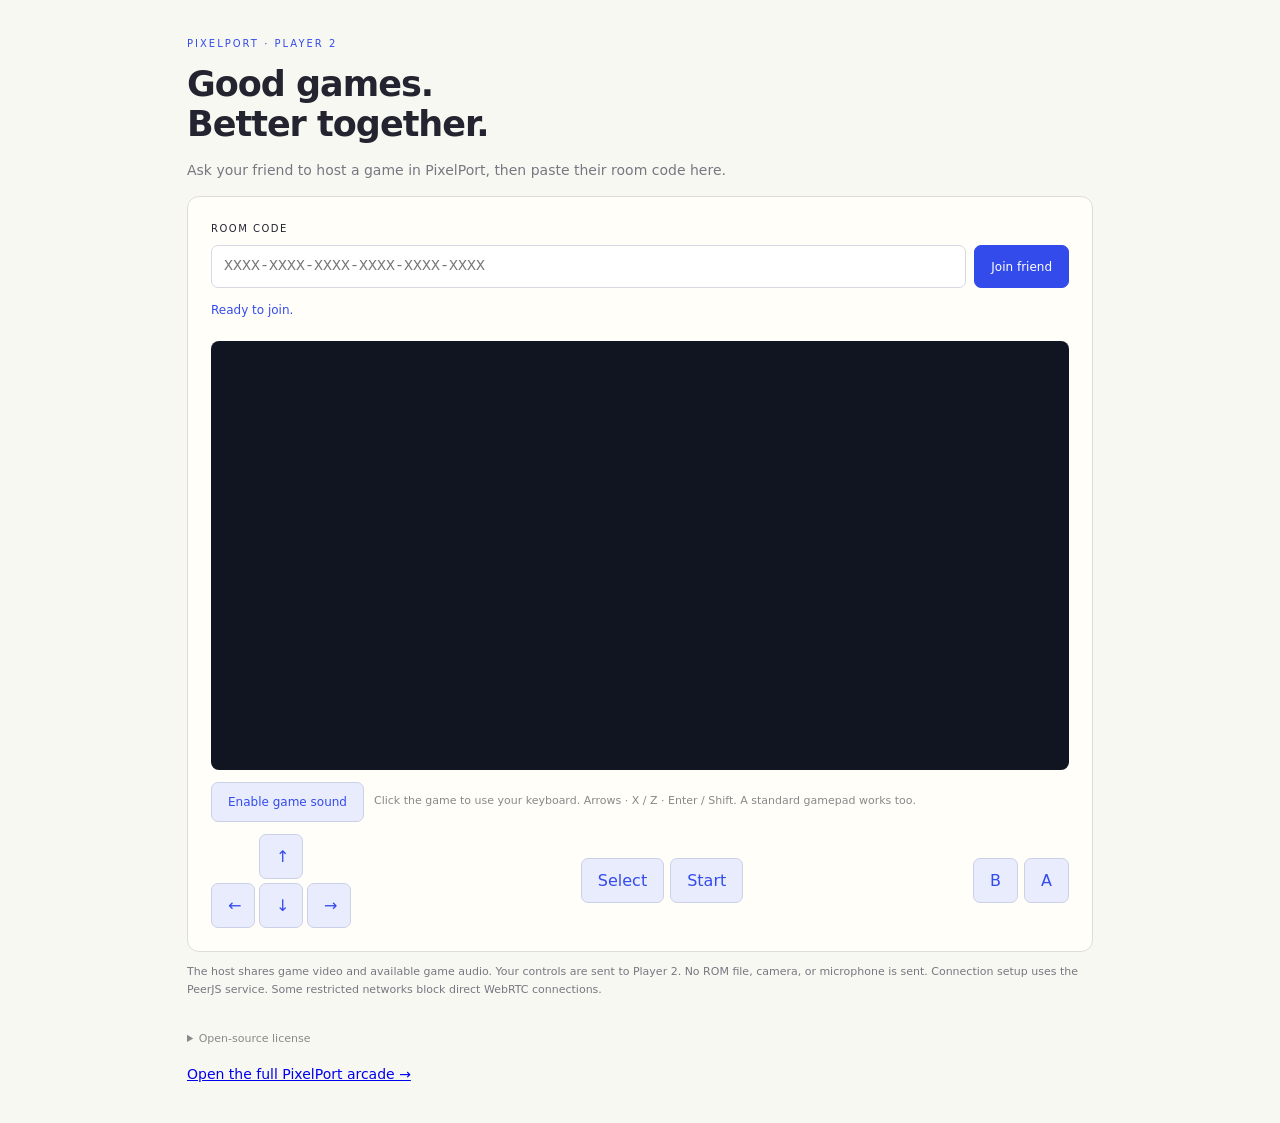
<file: index.html>
<!doctype html><html lang="en"><head><meta charset="utf-8"><meta name="viewport" content="width=device-width,initial-scale=1"><title>PixelPort — Play with a friend</title><style>
*{box-sizing:border-box}body{margin:0;background:#f8f8f2;color:#242431;font:14px/1.7 system-ui}main{max-width:950px;margin:35px auto;padding:0 22px}h1{font-size:35px;line-height:1.15;letter-spacing:-1px;margin:12px 0}p{color:#777782}.eyebrow{letter-spacing:2px;color:#344bec;font-size:10px}section{padding:23px;border:1px solid #deded5;border-radius:12px;background:#fffef9}label{display:block;font-size:10px;letter-spacing:1.5px;margin-bottom:8px}input{font:15px monospace;padding:12px;border:1px solid #d7d8e3;border-radius:7px;flex:1;min-width:0}button{font:12px system-ui;cursor:pointer;border:1px solid #cbd0e9;background:#e9ecfd;color:#344bec;border-radius:7px;padding:12px 16px}button.primary{background:#344bec;color:white;border-color:#344bec}.row{display:flex;gap:8px}#status{font-size:12px;color:#344bec}video{width:100%;max-height:70vh;display:block;background:#111522;border-radius:8px;margin-top:20px;outline:0}.toolbar{display:flex;gap:10px;align-items:center;margin:12px 0;color:#888;font-size:11px}#touch{display:flex;gap:12px;justify-content:space-between;align-items:center;margin-top:12px;touch-action:none}#touch button{user-select:none;touch-action:none;font-size:16px;min-width:44px;min-height:44px}.pad{display:grid;grid-template-columns:repeat(3,44px);gap:4px}.pad button:first-child{grid-column:2}.pad button:nth-child(2){grid-column:1}.cluster{display:flex;gap:6px}details{font-size:11px;margin-top:30px;color:#888}pre{white-space:pre-wrap;max-height:240px;overflow:auto}[hidden]{display:none!important}@media(max-width:550px){main{padding:0 13px}section{padding:16px}.row{flex-wrap:wrap}.row input{width:100%;flex-basis:100%}.toolbar{flex-wrap:wrap}#touch{gap:6px}#touch button{min-width:34px;min-height:38px;padding:8px}.pad{grid-template-columns:repeat(3,34px)}.cluster{gap:4px}}</style></head><body><main><div class="eyebrow">PIXELPORT · PLAYER 2</div><h1>Good games.<br>Better together.</h1><p>Ask your friend to host a game in PixelPort, then paste their room code here.</p><section><label for="room">ROOM CODE</label><div class="row"><input id="room" placeholder="XXXX-XXXX-XXXX-XXXX-XXXX-XXXX" spellcheck="false" autocomplete="off"><button class="primary" id="join">Join friend</button><button id="leave" hidden>Leave room</button></div><p id="status" role="status">Ready to join.</p><video id="video" autoplay muted playsinline tabindex="0" aria-label="Your friend's game"></video><div class="toolbar"><button id="sound">Enable game sound</button><span>Click the game to use your keyboard. Arrows · X / Z · Enter / Shift. A standard gamepad works too.</span></div><div id="touch" aria-label="Touch controller"><div class="pad"><button data-button="4" aria-label="Up">↑</button><button data-button="6" aria-label="Left">←</button><button data-button="5" aria-label="Down">↓</button><button data-button="7" aria-label="Right">→</button></div><div class="cluster"><button data-button="2">Select</button><button data-button="3">Start</button></div><div class="cluster"><button data-button="1">B</button><button data-button="0">A</button></div></div></section><p style="font-size:11px">The host shares game video and available game audio. Your controls are sent to Player 2. No ROM file, camera, or microphone is sent. Connection setup uses the PeerJS service. Some restricted networks block direct WebRTC connections.</p><details><summary>Open-source license</summary><p>PixelPort guest frontend: GPL-3.0-or-later. This file contains its readable source. PeerJS 1.5.5: MIT license.</p><pre>Copyright (c) 2015 Michelle Bu and Eric Zhang, http://peerjs.com

(The MIT License)

Permission is hereby granted, free of charge, to any person obtaining
a copy of this software and associated documentation files (the
&quot;Software&quot;), to deal in the Software without restriction, including
without limitation the rights to use, copy, modify, merge, publish,
distribute, sublicense, and/or sell copies of the Software, and to
permit persons to whom the Software is furnished to do so, subject to
the following conditions:

The above copyright notice and this permission notice shall be
included in all copies or substantial portions of the Software.

THE SOFTWARE IS PROVIDED &quot;AS IS&quot;, WITHOUT WARRANTY OF ANY KIND,
EXPRESS OR IMPLIED, INCLUDING BUT NOT LIMITED TO THE WARRANTIES OF
MERCHANTABILITY, FITNESS FOR A PARTICULAR PURPOSE AND
NONINFRINGEMENT. IN NO EVENT SHALL THE AUTHORS OR COPYRIGHT HOLDERS BE
LIABLE FOR ANY CLAIM, DAMAGES OR OTHER LIABILITY, WHETHER IN AN ACTION
OF CONTRACT, TORT OR OTHERWISE, ARISING FROM, OUT OF OR IN CONNECTION
WITH THE SOFTWARE OR THE USE OR OTHER DEALINGS IN THE SOFTWARE.
</pre></details><p><a href="play/">Open the full PixelPort arcade &#8594;</a></p></main><script>(()=>{function e(e,t,n,r){Object.defineProperty(e,t,{get:n,set:r,enumerable:!0,configurable:!0})}function t(e){return e&&e.__esModule?e.default:e}class n{constructor(){this.chunkedMTU=16300,this._dataCount=1,this.chunk=e=>{let t=[],n=e.byteLength,r=Math.ceil(n/this.chunkedMTU),i=0,s=0;for(;s<n;){let o=Math.min(n,s+this.chunkedMTU),a=e.slice(s,o),c={__peerData:this._dataCount,n:i,data:a,total:r};t.push(c),s=o,i++}return this._dataCount++,t}}}class r{append_buffer(e){this.flush(),this._parts.push(e)}append(e){this._pieces.push(e)}flush(){if(this._pieces.length>0){let e=new Uint8Array(this._pieces);this._parts.push(e),this._pieces=[]}}toArrayBuffer(){let e=[];for(let t of this._parts)e.push(t);return function(e){let t=0;for(let n of e)t+=n.byteLength;let n=new Uint8Array(t),r=0;for(let t of e){let e=new Uint8Array(t.buffer,t.byteOffset,t.byteLength);n.set(e,r),r+=t.byteLength}return n}(e).buffer}constructor(){this.encoder=new TextEncoder,this._pieces=[],this._parts=[]}}function i(e){return new o(e).unpack()}function s(e){let t=new a,n=t.pack(e);return n instanceof Promise?n.then(()=>t.getBuffer()):t.getBuffer()}class o{unpack(){let e,t=this.unpack_uint8();if(t<128)return t;if((224^t)<32)return(224^t)-32;if((e=160^t)<=15)return this.unpack_raw(e);if((e=176^t)<=15)return this.unpack_string(e);if((e=144^t)<=15)return this.unpack_array(e);if((e=128^t)<=15)return this.unpack_map(e);switch(t){case 192:return null;case 193:case 212:case 213:case 214:case 215:return;case 194:return!1;case 195:return!0;case 202:return this.unpack_float();case 203:return this.unpack_double();case 204:return this.unpack_uint8();case 205:return this.unpack_uint16();case 206:return this.unpack_uint32();case 207:return this.unpack_uint64();case 208:return this.unpack_int8();case 209:return this.unpack_int16();case 210:return this.unpack_int32();case 211:return this.unpack_int64();case 216:return e=this.unpack_uint16(),this.unpack_string(e);case 217:return e=this.unpack_uint32(),this.unpack_string(e);case 218:return e=this.unpack_uint16(),this.unpack_raw(e);case 219:return e=this.unpack_uint32(),this.unpack_raw(e);case 220:return e=this.unpack_uint16(),this.unpack_array(e);case 221:return e=this.unpack_uint32(),this.unpack_array(e);case 222:return e=this.unpack_uint16(),this.unpack_map(e);case 223:return e=this.unpack_uint32(),this.unpack_map(e)}}unpack_uint8(){let e=255&this.dataView[this.index];return this.index++,e}unpack_uint16(){let e=this.read(2),t=(255&e[0])*256+(255&e[1]);return this.index+=2,t}unpack_uint32(){let e=this.read(4),t=((256*e[0]+e[1])*256+e[2])*256+e[3];return this.index+=4,t}unpack_uint64(){let e=this.read(8),t=((((((256*e[0]+e[1])*256+e[2])*256+e[3])*256+e[4])*256+e[5])*256+e[6])*256+e[7];return this.index+=8,t}unpack_int8(){let e=this.unpack_uint8();return e<128?e:e-256}unpack_int16(){let e=this.unpack_uint16();return e<32768?e:e-65536}unpack_int32(){let e=this.unpack_uint32();return e<0x80000000?e:e-0x100000000}unpack_int64(){let e=this.unpack_uint64();return e<0x8000000000000000?e:e-0xffffffffffffffff}unpack_raw(e){if(this.length<this.index+e)throw Error(`BinaryPackFailure: index is out of range ${this.index} ${e} ${this.length}`);let t=this.dataBuffer.slice(this.index,this.index+e);return this.index+=e,t}unpack_string(e){let t,n,r=this.read(e),i=0,s="";for(;i<e;)(t=r[i])<160?(n=t,i++):(192^t)<32?(n=(31&t)<<6|63&r[i+1],i+=2):(224^t)<16?(n=(15&t)<<12|(63&r[i+1])<<6|63&r[i+2],i+=3):(n=(7&t)<<18|(63&r[i+1])<<12|(63&r[i+2])<<6|63&r[i+3],i+=4),s+=String.fromCodePoint(n);return this.index+=e,s}unpack_array(e){let t=Array(e);for(let n=0;n<e;n++)t[n]=this.unpack();return t}unpack_map(e){let t={};for(let n=0;n<e;n++)t[this.unpack()]=this.unpack();return t}unpack_float(){let e=this.unpack_uint32();return(0==e>>31?1:-1)*(8388607&e|8388608)*2**((e>>23&255)-127-23)}unpack_double(){let e=this.unpack_uint32(),t=this.unpack_uint32(),n=(e>>20&2047)-1023;return(0==e>>31?1:-1)*((1048575&e|1048576)*2**(n-20)+t*2**(n-52))}read(e){let t=this.index;if(t+e<=this.length)return this.dataView.subarray(t,t+e);throw Error("BinaryPackFailure: read index out of range")}constructor(e){this.index=0,this.dataBuffer=e,this.dataView=new Uint8Array(this.dataBuffer),this.length=this.dataBuffer.byteLength}}class a{getBuffer(){return this._bufferBuilder.toArrayBuffer()}pack(e){if("string"==typeof e)this.pack_string(e);else if("number"==typeof e)Math.floor(e)===e?this.pack_integer(e):this.pack_double(e);else if("boolean"==typeof e)!0===e?this._bufferBuilder.append(195):!1===e&&this._bufferBuilder.append(194);else if(void 0===e)this._bufferBuilder.append(192);else if("object"==typeof e)if(null===e)this._bufferBuilder.append(192);else{let t=e.constructor;if(e instanceof Array){let t=this.pack_array(e);if(t instanceof Promise)return t.then(()=>this._bufferBuilder.flush())}else if(e instanceof ArrayBuffer)this.pack_bin(new Uint8Array(e));else if("BYTES_PER_ELEMENT"in e)this.pack_bin(new Uint8Array(e.buffer,e.byteOffset,e.byteLength));else if(e instanceof Date)this.pack_string(e.toString());else if(e instanceof Blob)return e.arrayBuffer().then(e=>{this.pack_bin(new Uint8Array(e)),this._bufferBuilder.flush()});else if(t==Object||t.toString().startsWith("class")){let t=this.pack_object(e);if(t instanceof Promise)return t.then(()=>this._bufferBuilder.flush())}else throw Error(`Type "${t.toString()}" not yet supported`)}else throw Error(`Type "${typeof e}" not yet supported`);this._bufferBuilder.flush()}pack_bin(e){let t=e.length;if(t<=15)this.pack_uint8(160+t);else if(t<=65535)this._bufferBuilder.append(218),this.pack_uint16(t);else if(t<=0xffffffff)this._bufferBuilder.append(219),this.pack_uint32(t);else throw Error("Invalid length");this._bufferBuilder.append_buffer(e)}pack_string(e){let t=this._textEncoder.encode(e),n=t.length;if(n<=15)this.pack_uint8(176+n);else if(n<=65535)this._bufferBuilder.append(216),this.pack_uint16(n);else if(n<=0xffffffff)this._bufferBuilder.append(217),this.pack_uint32(n);else throw Error("Invalid length");this._bufferBuilder.append_buffer(t)}pack_array(e){let t=e.length;if(t<=15)this.pack_uint8(144+t);else if(t<=65535)this._bufferBuilder.append(220),this.pack_uint16(t);else if(t<=0xffffffff)this._bufferBuilder.append(221),this.pack_uint32(t);else throw Error("Invalid length");let n=r=>{if(r<t){let t=this.pack(e[r]);return t instanceof Promise?t.then(()=>n(r+1)):n(r+1)}};return n(0)}pack_integer(e){if(e>=-32&&e<=127)this._bufferBuilder.append(255&e);else if(e>=0&&e<=255)this._bufferBuilder.append(204),this.pack_uint8(e);else if(e>=-128&&e<=127)this._bufferBuilder.append(208),this.pack_int8(e);else if(e>=0&&e<=65535)this._bufferBuilder.append(205),this.pack_uint16(e);else if(e>=-32768&&e<=32767)this._bufferBuilder.append(209),this.pack_int16(e);else if(e>=0&&e<=0xffffffff)this._bufferBuilder.append(206),this.pack_uint32(e);else if(e>=-0x80000000&&e<=0x7fffffff)this._bufferBuilder.append(210),this.pack_int32(e);else if(e>=-0x8000000000000000&&e<=0x8000000000000000)this._bufferBuilder.append(211),this.pack_int64(e);else if(e>=0&&e<=0xffffffffffffffff)this._bufferBuilder.append(207),this.pack_uint64(e);else throw Error("Invalid integer")}pack_double(e){let t=0;e<0&&(t=1,e=-e);let n=Math.floor(Math.log(e)/Math.LN2),r=Math.floor((e/2**n-1)*0x10000000000000),i=t<<31|n+1023<<20|r/0x100000000&1048575;this._bufferBuilder.append(203),this.pack_int32(i),this.pack_int32(r%0x100000000)}pack_object(e){let t=Object.keys(e),n=t.length;if(n<=15)this.pack_uint8(128+n);else if(n<=65535)this._bufferBuilder.append(222),this.pack_uint16(n);else if(n<=0xffffffff)this._bufferBuilder.append(223),this.pack_uint32(n);else throw Error("Invalid length");let r=n=>{if(n<t.length){let i=t[n];if(e.hasOwnProperty(i)){this.pack(i);let t=this.pack(e[i]);if(t instanceof Promise)return t.then(()=>r(n+1))}return r(n+1)}};return r(0)}pack_uint8(e){this._bufferBuilder.append(e)}pack_uint16(e){this._bufferBuilder.append(e>>8),this._bufferBuilder.append(255&e)}pack_uint32(e){let t=0|e;this._bufferBuilder.append((0xff000000&t)>>>24),this._bufferBuilder.append((0xff0000&t)>>>16),this._bufferBuilder.append((65280&t)>>>8),this._bufferBuilder.append(255&t)}pack_uint64(e){let t=e/0x100000000,n=e%0x100000000;this._bufferBuilder.append((0xff000000&t)>>>24),this._bufferBuilder.append((0xff0000&t)>>>16),this._bufferBuilder.append((65280&t)>>>8),this._bufferBuilder.append(255&t),this._bufferBuilder.append((0xff000000&n)>>>24),this._bufferBuilder.append((0xff0000&n)>>>16),this._bufferBuilder.append((65280&n)>>>8),this._bufferBuilder.append(255&n)}pack_int8(e){this._bufferBuilder.append(255&e)}pack_int16(e){this._bufferBuilder.append((65280&e)>>8),this._bufferBuilder.append(255&e)}pack_int32(e){this._bufferBuilder.append(e>>>24&255),this._bufferBuilder.append((0xff0000&e)>>>16),this._bufferBuilder.append((65280&e)>>>8),this._bufferBuilder.append(255&e)}pack_int64(e){let t=Math.floor(e/0x100000000),n=e%0x100000000;this._bufferBuilder.append((0xff000000&t)>>>24),this._bufferBuilder.append((0xff0000&t)>>>16),this._bufferBuilder.append((65280&t)>>>8),this._bufferBuilder.append(255&t),this._bufferBuilder.append((0xff000000&n)>>>24),this._bufferBuilder.append((0xff0000&n)>>>16),this._bufferBuilder.append((65280&n)>>>8),this._bufferBuilder.append(255&n)}constructor(){this._bufferBuilder=new r,this._textEncoder=new TextEncoder}}"use strict";let c=!0,p=!0;function d(e,t,n){let r=e.match(t);return r&&r.length>=n&&parseInt(r[n],10)}function l(e,t,n){if(!e.RTCPeerConnection)return;let r=e.RTCPeerConnection.prototype,i=r.addEventListener;r.addEventListener=function(e,r){if(e!==t)return i.apply(this,arguments);let s=e=>{let t=n(e);t&&(r.handleEvent?r.handleEvent(t):r(t))};return this._eventMap=this._eventMap||{},this._eventMap[t]||(this._eventMap[t]=new Map),this._eventMap[t].set(r,s),i.apply(this,[e,s])};let s=r.removeEventListener;r.removeEventListener=function(e,n){if(e!==t||!this._eventMap||!this._eventMap[t]||!this._eventMap[t].has(n))return s.apply(this,arguments);let r=this._eventMap[t].get(n);return this._eventMap[t].delete(n),0===this._eventMap[t].size&&delete this._eventMap[t],0===Object.keys(this._eventMap).length&&delete this._eventMap,s.apply(this,[e,r])},Object.defineProperty(r,"on"+t,{get(){return this["_on"+t]},set(e){this["_on"+t]&&(this.removeEventListener(t,this["_on"+t]),delete this["_on"+t]),e&&this.addEventListener(t,this["_on"+t]=e)},enumerable:!0,configurable:!0})}function h(e){return"boolean"!=typeof e?Error("Argument type: "+typeof e+". Please use a boolean."):(c=e,e?"adapter.js logging disabled":"adapter.js logging enabled")}function u(e){return"boolean"!=typeof e?Error("Argument type: "+typeof e+". Please use a boolean."):(p=!e,"adapter.js deprecation warnings "+(e?"disabled":"enabled"))}function f(){"object"==typeof window&&(c||"undefined"!=typeof console&&"function"==typeof console.log&&console.log.apply(console,arguments))}function m(e,t){p&&console.warn(e+" is deprecated, please use "+t+" instead.")}function _(e){return"[object Object]"===Object.prototype.toString.call(e)}function g(e,t,n){let r=n?"outbound-rtp":"inbound-rtp",i=new Map;if(null===t)return i;let s=[];return e.forEach(e=>{"track"===e.type&&e.trackIdentifier===t.id&&s.push(e)}),s.forEach(t=>{e.forEach(n=>{n.type===r&&n.trackId===t.id&&function e(t,n,r){!n||r.has(n.id)||(r.set(n.id,n),Object.keys(n).forEach(i=>{i.endsWith("Id")?e(t,t.get(n[i]),r):i.endsWith("Ids")&&n[i].forEach(n=>{e(t,t.get(n),r)})}))}(e,n,i)})}),i}"use strict";var y={};function C(e,t){let n=e&&e.navigator;if(!n.mediaDevices)return;let r=function(e){if("object"!=typeof e||e.mandatory||e.optional)return e;let t={};return Object.keys(e).forEach(n=>{if("require"===n||"advanced"===n||"mediaSource"===n)return;let r="object"==typeof e[n]?e[n]:{ideal:e[n]};void 0!==r.exact&&"number"==typeof r.exact&&(r.min=r.max=r.exact);let i=function(e,t){return e?e+t.charAt(0).toUpperCase()+t.slice(1):"deviceId"===t?"sourceId":t};if(void 0!==r.ideal){t.optional=t.optional||[];let e={};"number"==typeof r.ideal?(e[i("min",n)]=r.ideal,t.optional.push(e),(e={})[i("max",n)]=r.ideal):e[i("",n)]=r.ideal,t.optional.push(e)}void 0!==r.exact&&"number"!=typeof r.exact?(t.mandatory=t.mandatory||{},t.mandatory[i("",n)]=r.exact):["min","max"].forEach(e=>{void 0!==r[e]&&(t.mandatory=t.mandatory||{},t.mandatory[i(e,n)]=r[e])})}),e.advanced&&(t.optional=(t.optional||[]).concat(e.advanced)),t},i=function(e,i){if(t.version>=61)return i(e);if((e=JSON.parse(JSON.stringify(e)))&&"object"==typeof e.audio){let t=function(e,t,n){t in e&&!(n in e)&&(e[n]=e[t],delete e[t])};t((e=JSON.parse(JSON.stringify(e))).audio,"autoGainControl","googAutoGainControl"),t(e.audio,"noiseSuppression","googNoiseSuppression"),e.audio=r(e.audio)}if(e&&"object"==typeof e.video){let s=e.video.facingMode;s=s&&("object"==typeof s?s:{ideal:s});let o=t.version<66;if(s&&("user"===s.exact||"environment"===s.exact||"user"===s.ideal||"environment"===s.ideal)&&!(n.mediaDevices.getSupportedConstraints&&n.mediaDevices.getSupportedConstraints().facingMode&&!o)){let t;if(delete e.video.facingMode,"environment"===s.exact||"environment"===s.ideal?t=["back","rear"]:("user"===s.exact||"user"===s.ideal)&&(t=["front"]),t)return n.mediaDevices.enumerateDevices().then(n=>{let o=(n=n.filter(e=>"videoinput"===e.kind)).find(e=>t.some(t=>e.label.toLowerCase().includes(t)));return!o&&n.length&&t.includes("back")&&(o=n[n.length-1]),o&&(e.video.deviceId=s.exact?{exact:o.deviceId}:{ideal:o.deviceId}),e.video=r(e.video),f("chrome: "+JSON.stringify(e)),i(e)})}e.video=r(e.video)}return f("chrome: "+JSON.stringify(e)),i(e)},s=function(e){return t.version>=64?e:{name:({PermissionDeniedError:"NotAllowedError",PermissionDismissedError:"NotAllowedError",InvalidStateError:"NotAllowedError",DevicesNotFoundError:"NotFoundError",ConstraintNotSatisfiedError:"OverconstrainedError",TrackStartError:"NotReadableError",MediaDeviceFailedDueToShutdown:"NotAllowedError",MediaDeviceKillSwitchOn:"NotAllowedError",TabCaptureError:"AbortError",ScreenCaptureError:"AbortError",DeviceCaptureError:"AbortError"})[e.name]||e.name,message:e.message,constraint:e.constraint||e.constraintName,toString(){return this.name+(this.message&&": ")+this.message}}};if(n.getUserMedia=(function(e,t,r){i(e,e=>{n.webkitGetUserMedia(e,t,e=>{r&&r(s(e))})})}).bind(n),n.mediaDevices.getUserMedia){let e=n.mediaDevices.getUserMedia.bind(n.mediaDevices);n.mediaDevices.getUserMedia=function(t){return i(t,t=>e(t).then(e=>{if(t.audio&&!e.getAudioTracks().length||t.video&&!e.getVideoTracks().length)throw e.getTracks().forEach(e=>{e.stop()}),new DOMException("","NotFoundError");return e},e=>Promise.reject(s(e))))}}}"use strict";function v(e){e.MediaStream=e.MediaStream||e.webkitMediaStream}function b(e){if("object"!=typeof e||!e.RTCPeerConnection||"ontrack"in e.RTCPeerConnection.prototype)l(e,"track",e=>(e.transceiver||Object.defineProperty(e,"transceiver",{value:{receiver:e.receiver}}),e));else{Object.defineProperty(e.RTCPeerConnection.prototype,"ontrack",{get(){return this._ontrack},set(e){this._ontrack&&this.removeEventListener("track",this._ontrack),this.addEventListener("track",this._ontrack=e)},enumerable:!0,configurable:!0});let t=e.RTCPeerConnection.prototype.setRemoteDescription;e.RTCPeerConnection.prototype.setRemoteDescription=function(){return this._ontrackpoly||(this._ontrackpoly=t=>{t.stream.addEventListener("addtrack",n=>{let r;r=e.RTCPeerConnection.prototype.getReceivers?this.getReceivers().find(e=>e.track&&e.track.id===n.track.id):{track:n.track};let i=new Event("track");i.track=n.track,i.receiver=r,i.transceiver={receiver:r},i.streams=[t.stream],this.dispatchEvent(i)}),t.stream.getTracks().forEach(n=>{let r;r=e.RTCPeerConnection.prototype.getReceivers?this.getReceivers().find(e=>e.track&&e.track.id===n.id):{track:n};let i=new Event("track");i.track=n,i.receiver=r,i.transceiver={receiver:r},i.streams=[t.stream],this.dispatchEvent(i)})},this.addEventListener("addstream",this._ontrackpoly)),t.apply(this,arguments)}}}function T(e){if("object"==typeof e&&e.RTCPeerConnection&&!("getSenders"in e.RTCPeerConnection.prototype)&&"createDTMFSender"in e.RTCPeerConnection.prototype){let t=function(e,t){return{track:t,get dtmf(){return void 0===this._dtmf&&("audio"===t.kind?this._dtmf=e.createDTMFSender(t):this._dtmf=null),this._dtmf},_pc:e}};if(!e.RTCPeerConnection.prototype.getSenders){e.RTCPeerConnection.prototype.getSenders=function(){return this._senders=this._senders||[],this._senders.slice()};let n=e.RTCPeerConnection.prototype.addTrack;e.RTCPeerConnection.prototype.addTrack=function(e,r){let i=n.apply(this,arguments);return i||(i=t(this,e),this._senders.push(i)),i};let r=e.RTCPeerConnection.prototype.removeTrack;e.RTCPeerConnection.prototype.removeTrack=function(e){r.apply(this,arguments);let t=this._senders.indexOf(e);-1!==t&&this._senders.splice(t,1)}}let n=e.RTCPeerConnection.prototype.addStream;e.RTCPeerConnection.prototype.addStream=function(e){this._senders=this._senders||[],n.apply(this,[e]),e.getTracks().forEach(e=>{this._senders.push(t(this,e))})};let r=e.RTCPeerConnection.prototype.removeStream;e.RTCPeerConnection.prototype.removeStream=function(e){this._senders=this._senders||[],r.apply(this,[e]),e.getTracks().forEach(e=>{let t=this._senders.find(t=>t.track===e);t&&this._senders.splice(this._senders.indexOf(t),1)})}}else if("object"==typeof e&&e.RTCPeerConnection&&"getSenders"in e.RTCPeerConnection.prototype&&"createDTMFSender"in e.RTCPeerConnection.prototype&&e.RTCRtpSender&&!("dtmf"in e.RTCRtpSender.prototype)){let t=e.RTCPeerConnection.prototype.getSenders;e.RTCPeerConnection.prototype.getSenders=function(){let e=t.apply(this,[]);return e.forEach(e=>e._pc=this),e},Object.defineProperty(e.RTCRtpSender.prototype,"dtmf",{get(){return void 0===this._dtmf&&("audio"===this.track.kind?this._dtmf=this._pc.createDTMFSender(this.track):this._dtmf=null),this._dtmf}})}}function S(e){if(!("object"==typeof e&&e.RTCPeerConnection&&e.RTCRtpSender&&e.RTCRtpReceiver))return;if(!("getStats"in e.RTCRtpSender.prototype)){let t=e.RTCPeerConnection.prototype.getSenders;t&&(e.RTCPeerConnection.prototype.getSenders=function(){let e=t.apply(this,[]);return e.forEach(e=>e._pc=this),e});let n=e.RTCPeerConnection.prototype.addTrack;n&&(e.RTCPeerConnection.prototype.addTrack=function(){let e=n.apply(this,arguments);return e._pc=this,e}),e.RTCRtpSender.prototype.getStats=function(){let e=this;return this._pc.getStats().then(t=>g(t,e.track,!0))}}if(!("getStats"in e.RTCRtpReceiver.prototype)){let t=e.RTCPeerConnection.prototype.getReceivers;t&&(e.RTCPeerConnection.prototype.getReceivers=function(){let e=t.apply(this,[]);return e.forEach(e=>e._pc=this),e}),l(e,"track",e=>(e.receiver._pc=e.srcElement,e)),e.RTCRtpReceiver.prototype.getStats=function(){let e=this;return this._pc.getStats().then(t=>g(t,e.track,!1))}}if(!("getStats"in e.RTCRtpSender.prototype&&"getStats"in e.RTCRtpReceiver.prototype))return;let t=e.RTCPeerConnection.prototype.getStats;e.RTCPeerConnection.prototype.getStats=function(){if(arguments.length>0&&arguments[0]instanceof e.MediaStreamTrack){let e,t,n,r=arguments[0];return(this.getSenders().forEach(t=>{t.track===r&&(e?n=!0:e=t)}),this.getReceivers().forEach(e=>(e.track===r&&(t?n=!0:t=e),e.track===r)),n||e&&t)?Promise.reject(new DOMException("There are more than one sender or receiver for the track.","InvalidAccessError")):e?e.getStats():t?t.getStats():Promise.reject(new DOMException("There is no sender or receiver for the track.","InvalidAccessError"))}return t.apply(this,arguments)}}function k(e){e.RTCPeerConnection.prototype.getLocalStreams=function(){return this._shimmedLocalStreams=this._shimmedLocalStreams||{},Object.keys(this._shimmedLocalStreams).map(e=>this._shimmedLocalStreams[e][0])};let t=e.RTCPeerConnection.prototype.addTrack;e.RTCPeerConnection.prototype.addTrack=function(e,n){if(!n)return t.apply(this,arguments);this._shimmedLocalStreams=this._shimmedLocalStreams||{};let r=t.apply(this,arguments);return this._shimmedLocalStreams[n.id]?-1===this._shimmedLocalStreams[n.id].indexOf(r)&&this._shimmedLocalStreams[n.id].push(r):this._shimmedLocalStreams[n.id]=[n,r],r};let n=e.RTCPeerConnection.prototype.addStream;e.RTCPeerConnection.prototype.addStream=function(e){this._shimmedLocalStreams=this._shimmedLocalStreams||{},e.getTracks().forEach(e=>{if(this.getSenders().find(t=>t.track===e))throw new DOMException("Track already exists.","InvalidAccessError")});let t=this.getSenders();n.apply(this,arguments);let r=this.getSenders().filter(e=>-1===t.indexOf(e));this._shimmedLocalStreams[e.id]=[e].concat(r)};let r=e.RTCPeerConnection.prototype.removeStream;e.RTCPeerConnection.prototype.removeStream=function(e){return this._shimmedLocalStreams=this._shimmedLocalStreams||{},delete this._shimmedLocalStreams[e.id],r.apply(this,arguments)};let i=e.RTCPeerConnection.prototype.removeTrack;e.RTCPeerConnection.prototype.removeTrack=function(e){return this._shimmedLocalStreams=this._shimmedLocalStreams||{},e&&Object.keys(this._shimmedLocalStreams).forEach(t=>{let n=this._shimmedLocalStreams[t].indexOf(e);-1!==n&&this._shimmedLocalStreams[t].splice(n,1),1===this._shimmedLocalStreams[t].length&&delete this._shimmedLocalStreams[t]}),i.apply(this,arguments)}}function R(e,t){if(!e.RTCPeerConnection)return;if(e.RTCPeerConnection.prototype.addTrack&&t.version>=65)return k(e);let n=e.RTCPeerConnection.prototype.getLocalStreams;e.RTCPeerConnection.prototype.getLocalStreams=function(){let e=n.apply(this);return this._reverseStreams=this._reverseStreams||{},e.map(e=>this._reverseStreams[e.id])};let r=e.RTCPeerConnection.prototype.addStream;e.RTCPeerConnection.prototype.addStream=function(t){if(this._streams=this._streams||{},this._reverseStreams=this._reverseStreams||{},t.getTracks().forEach(e=>{if(this.getSenders().find(t=>t.track===e))throw new DOMException("Track already exists.","InvalidAccessError")}),!this._reverseStreams[t.id]){let n=new e.MediaStream(t.getTracks());this._streams[t.id]=n,this._reverseStreams[n.id]=t,t=n}r.apply(this,[t])};let i=e.RTCPeerConnection.prototype.removeStream;function s(e,t){let n=t.sdp;return Object.keys(e._reverseStreams||[]).forEach(t=>{let r=e._reverseStreams[t],i=e._streams[r.id];n=n.replace(RegExp(i.id,"g"),r.id)}),new RTCSessionDescription({type:t.type,sdp:n})}e.RTCPeerConnection.prototype.removeStream=function(e){this._streams=this._streams||{},this._reverseStreams=this._reverseStreams||{},i.apply(this,[this._streams[e.id]||e]),delete this._reverseStreams[this._streams[e.id]?this._streams[e.id].id:e.id],delete this._streams[e.id]},e.RTCPeerConnection.prototype.addTrack=function(t,n){if("closed"===this.signalingState)throw new DOMException("The RTCPeerConnection's signalingState is 'closed'.","InvalidStateError");let r=[].slice.call(arguments,1);if(1!==r.length||!r[0].getTracks().find(e=>e===t))throw new DOMException("The adapter.js addTrack polyfill only supports a single  stream which is associated with the specified track.","NotSupportedError");if(this.getSenders().find(e=>e.track===t))throw new DOMException("Track already exists.","InvalidAccessError");this._streams=this._streams||{},this._reverseStreams=this._reverseStreams||{};let i=this._streams[n.id];if(i)i.addTrack(t),Promise.resolve().then(()=>{this.dispatchEvent(new Event("negotiationneeded"))});else{let r=new e.MediaStream([t]);this._streams[n.id]=r,this._reverseStreams[r.id]=n,this.addStream(r)}return this.getSenders().find(e=>e.track===t)},["createOffer","createAnswer"].forEach(function(t){let n=e.RTCPeerConnection.prototype[t];e.RTCPeerConnection.prototype[t]=({[t](){let e=arguments,t=arguments.length&&"function"==typeof arguments[0];return t?n.apply(this,[t=>{let n=s(this,t);e[0].apply(null,[n])},t=>{e[1]&&e[1].apply(null,t)},arguments[2]]):n.apply(this,arguments).then(e=>s(this,e))}})[t]});let o=e.RTCPeerConnection.prototype.setLocalDescription;e.RTCPeerConnection.prototype.setLocalDescription=function(){var e,t;let n;return arguments.length&&arguments[0].type?(arguments[0]=(e=this,t=arguments[0],n=t.sdp,Object.keys(e._reverseStreams||[]).forEach(t=>{let r=e._reverseStreams[t],i=e._streams[r.id];n=n.replace(RegExp(r.id,"g"),i.id)}),new RTCSessionDescription({type:t.type,sdp:n})),o.apply(this,arguments)):o.apply(this,arguments)};let a=Object.getOwnPropertyDescriptor(e.RTCPeerConnection.prototype,"localDescription");Object.defineProperty(e.RTCPeerConnection.prototype,"localDescription",{get(){let e=a.get.apply(this);return""===e.type?e:s(this,e)}}),e.RTCPeerConnection.prototype.removeTrack=function(e){let t;if("closed"===this.signalingState)throw new DOMException("The RTCPeerConnection's signalingState is 'closed'.","InvalidStateError");if(!e._pc)throw new DOMException("Argument 1 of RTCPeerConnection.removeTrack does not implement interface RTCRtpSender.","TypeError");if(e._pc!==this)throw new DOMException("Sender was not created by this connection.","InvalidAccessError");this._streams=this._streams||{},Object.keys(this._streams).forEach(n=>{this._streams[n].getTracks().find(t=>e.track===t)&&(t=this._streams[n])}),t&&(1===t.getTracks().length?this.removeStream(this._reverseStreams[t.id]):t.removeTrack(e.track),this.dispatchEvent(new Event("negotiationneeded")))}}function P(e,t){!e.RTCPeerConnection&&e.webkitRTCPeerConnection&&(e.RTCPeerConnection=e.webkitRTCPeerConnection),e.RTCPeerConnection&&t.version<53&&["setLocalDescription","setRemoteDescription","addIceCandidate"].forEach(function(t){let n=e.RTCPeerConnection.prototype[t];e.RTCPeerConnection.prototype[t]=({[t](){return arguments[0]=new("addIceCandidate"===t?e.RTCIceCandidate:e.RTCSessionDescription)(arguments[0]),n.apply(this,arguments)}})[t]})}function w(e,t){l(e,"negotiationneeded",e=>{let n=e.target;if(!(t.version<72)&&(!n.getConfiguration||"plan-b"!==n.getConfiguration().sdpSemantics)||"stable"===n.signalingState)return e})}"use strict";e(y,"shimMediaStream",()=>v),e(y,"shimOnTrack",()=>b),e(y,"shimGetSendersWithDtmf",()=>T),e(y,"shimSenderReceiverGetStats",()=>S),e(y,"shimAddTrackRemoveTrackWithNative",()=>k),e(y,"shimAddTrackRemoveTrack",()=>R),e(y,"shimPeerConnection",()=>P),e(y,"fixNegotiationNeeded",()=>w),e(y,"shimGetUserMedia",()=>C);var E={};function x(e,t){let n=e&&e.navigator,r=e&&e.MediaStreamTrack;if(n.getUserMedia=function(e,t,r){m("navigator.getUserMedia","navigator.mediaDevices.getUserMedia"),n.mediaDevices.getUserMedia(e).then(t,r)},!(t.version>55&&"autoGainControl"in n.mediaDevices.getSupportedConstraints())){let e=function(e,t,n){t in e&&!(n in e)&&(e[n]=e[t],delete e[t])},t=n.mediaDevices.getUserMedia.bind(n.mediaDevices);if(n.mediaDevices.getUserMedia=function(n){return"object"==typeof n&&"object"==typeof n.audio&&(e((n=JSON.parse(JSON.stringify(n))).audio,"autoGainControl","mozAutoGainControl"),e(n.audio,"noiseSuppression","mozNoiseSuppression")),t(n)},r&&r.prototype.getSettings){let t=r.prototype.getSettings;r.prototype.getSettings=function(){let n=t.apply(this,arguments);return e(n,"mozAutoGainControl","autoGainControl"),e(n,"mozNoiseSuppression","noiseSuppression"),n}}if(r&&r.prototype.applyConstraints){let t=r.prototype.applyConstraints;r.prototype.applyConstraints=function(n){return"audio"===this.kind&&"object"==typeof n&&(e(n=JSON.parse(JSON.stringify(n)),"autoGainControl","mozAutoGainControl"),e(n,"noiseSuppression","mozNoiseSuppression")),t.apply(this,[n])}}}}"use strict";function D(e,t){e.navigator.mediaDevices&&"getDisplayMedia"in e.navigator.mediaDevices||e.navigator.mediaDevices&&(e.navigator.mediaDevices.getDisplayMedia=function(n){if(!(n&&n.video)){let e=new DOMException("getDisplayMedia without video constraints is undefined");return e.name="NotFoundError",e.code=8,Promise.reject(e)}return!0===n.video?n.video={mediaSource:t}:n.video.mediaSource=t,e.navigator.mediaDevices.getUserMedia(n)})}"use strict";function I(e){"object"==typeof e&&e.RTCTrackEvent&&"receiver"in e.RTCTrackEvent.prototype&&!("transceiver"in e.RTCTrackEvent.prototype)&&Object.defineProperty(e.RTCTrackEvent.prototype,"transceiver",{get(){return{receiver:this.receiver}}})}function M(e,t){if("object"!=typeof e||!(e.RTCPeerConnection||e.mozRTCPeerConnection))return;!e.RTCPeerConnection&&e.mozRTCPeerConnection&&(e.RTCPeerConnection=e.mozRTCPeerConnection),t.version<53&&["setLocalDescription","setRemoteDescription","addIceCandidate"].forEach(function(t){let n=e.RTCPeerConnection.prototype[t];e.RTCPeerConnection.prototype[t]=({[t](){return arguments[0]=new("addIceCandidate"===t?e.RTCIceCandidate:e.RTCSessionDescription)(arguments[0]),n.apply(this,arguments)}})[t]});let n={inboundrtp:"inbound-rtp",outboundrtp:"outbound-rtp",candidatepair:"candidate-pair",localcandidate:"local-candidate",remotecandidate:"remote-candidate"},r=e.RTCPeerConnection.prototype.getStats;e.RTCPeerConnection.prototype.getStats=function(){let[e,i,s]=arguments;return r.apply(this,[e||null]).then(e=>{if(t.version<53&&!i)try{e.forEach(e=>{e.type=n[e.type]||e.type})}catch(t){if("TypeError"!==t.name)throw t;e.forEach((t,r)=>{e.set(r,Object.assign({},t,{type:n[t.type]||t.type}))})}return e}).then(i,s)}}function O(e){if(!("object"==typeof e&&e.RTCPeerConnection&&e.RTCRtpSender)||e.RTCRtpSender&&"getStats"in e.RTCRtpSender.prototype)return;let t=e.RTCPeerConnection.prototype.getSenders;t&&(e.RTCPeerConnection.prototype.getSenders=function(){let e=t.apply(this,[]);return e.forEach(e=>e._pc=this),e});let n=e.RTCPeerConnection.prototype.addTrack;n&&(e.RTCPeerConnection.prototype.addTrack=function(){let e=n.apply(this,arguments);return e._pc=this,e}),e.RTCRtpSender.prototype.getStats=function(){return this.track?this._pc.getStats(this.track):Promise.resolve(new Map)}}function L(e){if(!("object"==typeof e&&e.RTCPeerConnection&&e.RTCRtpSender)||e.RTCRtpSender&&"getStats"in e.RTCRtpReceiver.prototype)return;let t=e.RTCPeerConnection.prototype.getReceivers;t&&(e.RTCPeerConnection.prototype.getReceivers=function(){let e=t.apply(this,[]);return e.forEach(e=>e._pc=this),e}),l(e,"track",e=>(e.receiver._pc=e.srcElement,e)),e.RTCRtpReceiver.prototype.getStats=function(){return this._pc.getStats(this.track)}}function A(e){!e.RTCPeerConnection||"removeStream"in e.RTCPeerConnection.prototype||(e.RTCPeerConnection.prototype.removeStream=function(e){m("removeStream","removeTrack"),this.getSenders().forEach(t=>{t.track&&e.getTracks().includes(t.track)&&this.removeTrack(t)})})}function j(e){e.DataChannel&&!e.RTCDataChannel&&(e.RTCDataChannel=e.DataChannel)}function B(e){if(!("object"==typeof e&&e.RTCPeerConnection))return;let t=e.RTCPeerConnection.prototype.addTransceiver;t&&(e.RTCPeerConnection.prototype.addTransceiver=function(){this.setParametersPromises=[];let e=arguments[1]&&arguments[1].sendEncodings;void 0===e&&(e=[]);let n=(e=[...e]).length>0;n&&e.forEach(e=>{if("rid"in e&&!/^[a-z0-9]{0,16}$/i.test(e.rid))throw TypeError("Invalid RID value provided.");if("scaleResolutionDownBy"in e&&!(parseFloat(e.scaleResolutionDownBy)>=1))throw RangeError("scale_resolution_down_by must be >= 1.0");if("maxFramerate"in e&&!(parseFloat(e.maxFramerate)>=0))throw RangeError("max_framerate must be >= 0.0")});let r=t.apply(this,arguments);if(n){let{sender:t}=r,n=t.getParameters();"encodings"in n&&(1!==n.encodings.length||0!==Object.keys(n.encodings[0]).length)||(n.encodings=e,t.sendEncodings=e,this.setParametersPromises.push(t.setParameters(n).then(()=>{delete t.sendEncodings}).catch(()=>{delete t.sendEncodings})))}return r})}function U(e){if(!("object"==typeof e&&e.RTCRtpSender))return;let t=e.RTCRtpSender.prototype.getParameters;t&&(e.RTCRtpSender.prototype.getParameters=function(){let e=t.apply(this,arguments);return"encodings"in e||(e.encodings=[].concat(this.sendEncodings||[{}])),e})}function F(e){if(!("object"==typeof e&&e.RTCPeerConnection))return;let t=e.RTCPeerConnection.prototype.createOffer;e.RTCPeerConnection.prototype.createOffer=function(){return this.setParametersPromises&&this.setParametersPromises.length?Promise.all(this.setParametersPromises).then(()=>t.apply(this,arguments)).finally(()=>{this.setParametersPromises=[]}):t.apply(this,arguments)}}function N(e){if(!("object"==typeof e&&e.RTCPeerConnection))return;let t=e.RTCPeerConnection.prototype.createAnswer;e.RTCPeerConnection.prototype.createAnswer=function(){return this.setParametersPromises&&this.setParametersPromises.length?Promise.all(this.setParametersPromises).then(()=>t.apply(this,arguments)).finally(()=>{this.setParametersPromises=[]}):t.apply(this,arguments)}}"use strict";e(E,"shimOnTrack",()=>I),e(E,"shimPeerConnection",()=>M),e(E,"shimSenderGetStats",()=>O),e(E,"shimReceiverGetStats",()=>L),e(E,"shimRemoveStream",()=>A),e(E,"shimRTCDataChannel",()=>j),e(E,"shimAddTransceiver",()=>B),e(E,"shimGetParameters",()=>U),e(E,"shimCreateOffer",()=>F),e(E,"shimCreateAnswer",()=>N),e(E,"shimGetUserMedia",()=>x),e(E,"shimGetDisplayMedia",()=>D);var z={};function $(e){if("object"==typeof e&&e.RTCPeerConnection){if("getLocalStreams"in e.RTCPeerConnection.prototype||(e.RTCPeerConnection.prototype.getLocalStreams=function(){return this._localStreams||(this._localStreams=[]),this._localStreams}),!("addStream"in e.RTCPeerConnection.prototype)){let t=e.RTCPeerConnection.prototype.addTrack;e.RTCPeerConnection.prototype.addStream=function(e){this._localStreams||(this._localStreams=[]),this._localStreams.includes(e)||this._localStreams.push(e),e.getAudioTracks().forEach(n=>t.call(this,n,e)),e.getVideoTracks().forEach(n=>t.call(this,n,e))},e.RTCPeerConnection.prototype.addTrack=function(e,...n){return n&&n.forEach(e=>{this._localStreams?this._localStreams.includes(e)||this._localStreams.push(e):this._localStreams=[e]}),t.apply(this,arguments)}}"removeStream"in e.RTCPeerConnection.prototype||(e.RTCPeerConnection.prototype.removeStream=function(e){this._localStreams||(this._localStreams=[]);let t=this._localStreams.indexOf(e);if(-1===t)return;this._localStreams.splice(t,1);let n=e.getTracks();this.getSenders().forEach(e=>{n.includes(e.track)&&this.removeTrack(e)})})}}function V(e){if("object"==typeof e&&e.RTCPeerConnection&&("getRemoteStreams"in e.RTCPeerConnection.prototype||(e.RTCPeerConnection.prototype.getRemoteStreams=function(){return this._remoteStreams?this._remoteStreams:[]}),!("onaddstream"in e.RTCPeerConnection.prototype))){Object.defineProperty(e.RTCPeerConnection.prototype,"onaddstream",{get(){return this._onaddstream},set(e){this._onaddstream&&(this.removeEventListener("addstream",this._onaddstream),this.removeEventListener("track",this._onaddstreampoly)),this.addEventListener("addstream",this._onaddstream=e),this.addEventListener("track",this._onaddstreampoly=e=>{e.streams.forEach(e=>{if(this._remoteStreams||(this._remoteStreams=[]),this._remoteStreams.includes(e))return;this._remoteStreams.push(e);let t=new Event("addstream");t.stream=e,this.dispatchEvent(t)})})}});let t=e.RTCPeerConnection.prototype.setRemoteDescription;e.RTCPeerConnection.prototype.setRemoteDescription=function(){let e=this;return this._onaddstreampoly||this.addEventListener("track",this._onaddstreampoly=function(t){t.streams.forEach(t=>{if(e._remoteStreams||(e._remoteStreams=[]),e._remoteStreams.indexOf(t)>=0)return;e._remoteStreams.push(t);let n=new Event("addstream");n.stream=t,e.dispatchEvent(n)})}),t.apply(e,arguments)}}}function G(e){if("object"!=typeof e||!e.RTCPeerConnection)return;let t=e.RTCPeerConnection.prototype,n=t.createOffer,r=t.createAnswer,i=t.setLocalDescription,s=t.setRemoteDescription,o=t.addIceCandidate;t.createOffer=function(e,t){let r=arguments.length>=2?arguments[2]:arguments[0],i=n.apply(this,[r]);return t?(i.then(e,t),Promise.resolve()):i},t.createAnswer=function(e,t){let n=arguments.length>=2?arguments[2]:arguments[0],i=r.apply(this,[n]);return t?(i.then(e,t),Promise.resolve()):i};let a=function(e,t,n){let r=i.apply(this,[e]);return n?(r.then(t,n),Promise.resolve()):r};t.setLocalDescription=a,t.setRemoteDescription=a=function(e,t,n){let r=s.apply(this,[e]);return n?(r.then(t,n),Promise.resolve()):r},t.addIceCandidate=function(e,t,n){let r=o.apply(this,[e]);return n?(r.then(t,n),Promise.resolve()):r}}function J(e){let t=e&&e.navigator;if(t.mediaDevices&&t.mediaDevices.getUserMedia){let e=t.mediaDevices,n=e.getUserMedia.bind(e);t.mediaDevices.getUserMedia=e=>n(W(e))}!t.getUserMedia&&t.mediaDevices&&t.mediaDevices.getUserMedia&&(t.getUserMedia=(function(e,n,r){t.mediaDevices.getUserMedia(e).then(n,r)}).bind(t))}function W(e){return e&&void 0!==e.video?Object.assign({},e,{video:function e(t){return _(t)?Object.keys(t).reduce(function(n,r){let i=_(t[r]),s=i?e(t[r]):t[r],o=i&&!Object.keys(s).length;return void 0===s||o?n:Object.assign(n,{[r]:s})},{}):t}(e.video)}):e}function Y(e){if(!e.RTCPeerConnection)return;let t=e.RTCPeerConnection;e.RTCPeerConnection=function(e,n){if(e&&e.iceServers){let t=[];for(let n=0;n<e.iceServers.length;n++){let r=e.iceServers[n];void 0===r.urls&&r.url?(m("RTCIceServer.url","RTCIceServer.urls"),(r=JSON.parse(JSON.stringify(r))).urls=r.url,delete r.url,t.push(r)):t.push(e.iceServers[n])}e.iceServers=t}return new t(e,n)},e.RTCPeerConnection.prototype=t.prototype,"generateCertificate"in t&&Object.defineProperty(e.RTCPeerConnection,"generateCertificate",{get:()=>t.generateCertificate})}function H(e){"object"==typeof e&&e.RTCTrackEvent&&"receiver"in e.RTCTrackEvent.prototype&&!("transceiver"in e.RTCTrackEvent.prototype)&&Object.defineProperty(e.RTCTrackEvent.prototype,"transceiver",{get(){return{receiver:this.receiver}}})}function K(e){let t=e.RTCPeerConnection.prototype.createOffer;e.RTCPeerConnection.prototype.createOffer=function(e){if(e){void 0!==e.offerToReceiveAudio&&(e.offerToReceiveAudio=!!e.offerToReceiveAudio);let t=this.getTransceivers().find(e=>"audio"===e.receiver.track.kind);!1===e.offerToReceiveAudio&&t?"sendrecv"===t.direction?t.setDirection?t.setDirection("sendonly"):t.direction="sendonly":"recvonly"===t.direction&&(t.setDirection?t.setDirection("inactive"):t.direction="inactive"):!0!==e.offerToReceiveAudio||t||this.addTransceiver("audio",{direction:"recvonly"}),void 0!==e.offerToReceiveVideo&&(e.offerToReceiveVideo=!!e.offerToReceiveVideo);let n=this.getTransceivers().find(e=>"video"===e.receiver.track.kind);!1===e.offerToReceiveVideo&&n?"sendrecv"===n.direction?n.setDirection?n.setDirection("sendonly"):n.direction="sendonly":"recvonly"===n.direction&&(n.setDirection?n.setDirection("inactive"):n.direction="inactive"):!0!==e.offerToReceiveVideo||n||this.addTransceiver("video",{direction:"recvonly"})}return t.apply(this,arguments)}}function X(e){"object"!=typeof e||e.AudioContext||(e.AudioContext=e.webkitAudioContext)}e(z,"shimLocalStreamsAPI",()=>$),e(z,"shimRemoteStreamsAPI",()=>V),e(z,"shimCallbacksAPI",()=>G),e(z,"shimGetUserMedia",()=>J),e(z,"shimConstraints",()=>W),e(z,"shimRTCIceServerUrls",()=>Y),e(z,"shimTrackEventTransceiver",()=>H),e(z,"shimCreateOfferLegacy",()=>K),e(z,"shimAudioContext",()=>X);var Q={};"use strict";e(Q,"shimRTCIceCandidate",()=>ee),e(Q,"shimRTCIceCandidateRelayProtocol",()=>et),e(Q,"shimMaxMessageSize",()=>en),e(Q,"shimSendThrowTypeError",()=>er),e(Q,"shimConnectionState",()=>ei),e(Q,"removeExtmapAllowMixed",()=>es),e(Q,"shimAddIceCandidateNullOrEmpty",()=>eo),e(Q,"shimParameterlessSetLocalDescription",()=>ea);var q={};"use strict";let Z={};function ee(e){if(!e.RTCIceCandidate||e.RTCIceCandidate&&"foundation"in e.RTCIceCandidate.prototype)return;let n=e.RTCIceCandidate;e.RTCIceCandidate=function(e){if("object"==typeof e&&e.candidate&&0===e.candidate.indexOf("a=")&&((e=JSON.parse(JSON.stringify(e))).candidate=e.candidate.substring(2)),e.candidate&&e.candidate.length){let r=new n(e),i=t(q).parseCandidate(e.candidate);for(let e in i)e in r||Object.defineProperty(r,e,{value:i[e]});return r.toJSON=function(){return{candidate:r.candidate,sdpMid:r.sdpMid,sdpMLineIndex:r.sdpMLineIndex,usernameFragment:r.usernameFragment}},r}return new n(e)},e.RTCIceCandidate.prototype=n.prototype,l(e,"icecandidate",t=>(t.candidate&&Object.defineProperty(t,"candidate",{value:new e.RTCIceCandidate(t.candidate),writable:"false"}),t))}function et(e){!e.RTCIceCandidate||e.RTCIceCandidate&&"relayProtocol"in e.RTCIceCandidate.prototype||l(e,"icecandidate",e=>{if(e.candidate){let n=t(q).parseCandidate(e.candidate.candidate);"relay"===n.type&&(e.candidate.relayProtocol=({0:"tls",1:"tcp",2:"udp"})[n.priority>>24])}return e})}function en(e,n){if(!e.RTCPeerConnection)return;"sctp"in e.RTCPeerConnection.prototype||Object.defineProperty(e.RTCPeerConnection.prototype,"sctp",{get(){return void 0===this._sctp?null:this._sctp}});let r=function(e){if(!e||!e.sdp)return!1;let n=t(q).splitSections(e.sdp);return n.shift(),n.some(e=>{let n=t(q).parseMLine(e);return n&&"application"===n.kind&&-1!==n.protocol.indexOf("SCTP")})},i=function(e){let t=e.sdp.match(/mozilla...THIS_IS_SDPARTA-(\d+)/);if(null===t||t.length<2)return -1;let n=parseInt(t[1],10);return n!=n?-1:n},s=function(e){let t=65536;return"firefox"===n.browser&&(t=n.version<57?-1===e?16384:0x7ffffff5:n.version<60?57===n.version?65535:65536:0x7ffffff5),t},o=function(e,r){let i=65536;"firefox"===n.browser&&57===n.version&&(i=65535);let s=t(q).matchPrefix(e.sdp,"a=max-message-size:");return s.length>0?i=parseInt(s[0].substring(19),10):"firefox"===n.browser&&-1!==r&&(i=0x7ffffff5),i},a=e.RTCPeerConnection.prototype.setRemoteDescription;e.RTCPeerConnection.prototype.setRemoteDescription=function(){if(this._sctp=null,"chrome"===n.browser&&n.version>=76){let{sdpSemantics:e}=this.getConfiguration();"plan-b"===e&&Object.defineProperty(this,"sctp",{get(){return void 0===this._sctp?null:this._sctp},enumerable:!0,configurable:!0})}if(r(arguments[0])){let e,t=i(arguments[0]),n=s(t),r=o(arguments[0],t);e=0===n&&0===r?Number.POSITIVE_INFINITY:0===n||0===r?Math.max(n,r):Math.min(n,r);let a={};Object.defineProperty(a,"maxMessageSize",{get:()=>e}),this._sctp=a}return a.apply(this,arguments)}}function er(e){if(!(e.RTCPeerConnection&&"createDataChannel"in e.RTCPeerConnection.prototype))return;function t(e,t){let n=e.send;e.send=function(){let r=arguments[0],i=r.length||r.size||r.byteLength;if("open"===e.readyState&&t.sctp&&i>t.sctp.maxMessageSize)throw TypeError("Message too large (can send a maximum of "+t.sctp.maxMessageSize+" bytes)");return n.apply(e,arguments)}}let n=e.RTCPeerConnection.prototype.createDataChannel;e.RTCPeerConnection.prototype.createDataChannel=function(){let e=n.apply(this,arguments);return t(e,this),e},l(e,"datachannel",e=>(t(e.channel,e.target),e))}function ei(e){if(!e.RTCPeerConnection||"connectionState"in e.RTCPeerConnection.prototype)return;let t=e.RTCPeerConnection.prototype;Object.defineProperty(t,"connectionState",{get(){return({completed:"connected",checking:"connecting"})[this.iceConnectionState]||this.iceConnectionState},enumerable:!0,configurable:!0}),Object.defineProperty(t,"onconnectionstatechange",{get(){return this._onconnectionstatechange||null},set(e){this._onconnectionstatechange&&(this.removeEventListener("connectionstatechange",this._onconnectionstatechange),delete this._onconnectionstatechange),e&&this.addEventListener("connectionstatechange",this._onconnectionstatechange=e)},enumerable:!0,configurable:!0}),["setLocalDescription","setRemoteDescription"].forEach(e=>{let n=t[e];t[e]=function(){return this._connectionstatechangepoly||(this._connectionstatechangepoly=e=>{let t=e.target;if(t._lastConnectionState!==t.connectionState){t._lastConnectionState=t.connectionState;let n=new Event("connectionstatechange",e);t.dispatchEvent(n)}return e},this.addEventListener("iceconnectionstatechange",this._connectionstatechangepoly)),n.apply(this,arguments)}})}function es(e,t){if(!e.RTCPeerConnection||"chrome"===t.browser&&t.version>=71||"safari"===t.browser&&t.version>=605)return;let n=e.RTCPeerConnection.prototype.setRemoteDescription;e.RTCPeerConnection.prototype.setRemoteDescription=function(t){if(t&&t.sdp&&-1!==t.sdp.indexOf("\na=extmap-allow-mixed")){let n=t.sdp.split("\n").filter(e=>"a=extmap-allow-mixed"!==e.trim()).join("\n");e.RTCSessionDescription&&t instanceof e.RTCSessionDescription?arguments[0]=new e.RTCSessionDescription({type:t.type,sdp:n}):t.sdp=n}return n.apply(this,arguments)}}function eo(e,t){if(!(e.RTCPeerConnection&&e.RTCPeerConnection.prototype))return;let n=e.RTCPeerConnection.prototype.addIceCandidate;n&&0!==n.length&&(e.RTCPeerConnection.prototype.addIceCandidate=function(){return arguments[0]?("chrome"===t.browser&&t.version<78||"firefox"===t.browser&&t.version<68||"safari"===t.browser)&&arguments[0]&&""===arguments[0].candidate?Promise.resolve():n.apply(this,arguments):(arguments[1]&&arguments[1].apply(null),Promise.resolve())})}function ea(e,t){if(!(e.RTCPeerConnection&&e.RTCPeerConnection.prototype))return;let n=e.RTCPeerConnection.prototype.setLocalDescription;n&&0!==n.length&&(e.RTCPeerConnection.prototype.setLocalDescription=function(){let e=arguments[0]||{};if("object"!=typeof e||e.type&&e.sdp)return n.apply(this,arguments);if(!(e={type:e.type,sdp:e.sdp}).type)switch(this.signalingState){case"stable":case"have-local-offer":case"have-remote-pranswer":e.type="offer";break;default:e.type="answer"}return e.sdp||"offer"!==e.type&&"answer"!==e.type?n.apply(this,[e]):("offer"===e.type?this.createOffer:this.createAnswer).apply(this).then(e=>n.apply(this,[e]))})}"use strict";Z.generateIdentifier=function(){return Math.random().toString(36).substring(2,12)},Z.localCName=Z.generateIdentifier(),Z.splitLines=function(e){return e.trim().split("\n").map(e=>e.trim())},Z.splitSections=function(e){return e.split("\nm=").map((e,t)=>(t>0?"m="+e:e).trim()+"\r\n")},Z.getDescription=function(e){let t=Z.splitSections(e);return t&&t[0]},Z.getMediaSections=function(e){let t=Z.splitSections(e);return t.shift(),t},Z.matchPrefix=function(e,t){return Z.splitLines(e).filter(e=>0===e.indexOf(t))},Z.parseCandidate=function(e){let t,n={foundation:(t=0===e.indexOf("a=candidate:")?e.substring(12).split(" "):e.substring(10).split(" "))[0],component:{1:"rtp",2:"rtcp"}[t[1]]||t[1],protocol:t[2].toLowerCase(),priority:parseInt(t[3],10),ip:t[4],address:t[4],port:parseInt(t[5],10),type:t[7]};for(let e=8;e<t.length;e+=2)switch(t[e]){case"raddr":n.relatedAddress=t[e+1];break;case"rport":n.relatedPort=parseInt(t[e+1],10);break;case"tcptype":n.tcpType=t[e+1];break;case"ufrag":n.ufrag=t[e+1],n.usernameFragment=t[e+1];break;default:void 0===n[t[e]]&&(n[t[e]]=t[e+1])}return n},Z.writeCandidate=function(e){let t=[];t.push(e.foundation);let n=e.component;"rtp"===n?t.push(1):"rtcp"===n?t.push(2):t.push(n),t.push(e.protocol.toUpperCase()),t.push(e.priority),t.push(e.address||e.ip),t.push(e.port);let r=e.type;return t.push("typ"),t.push(r),"host"!==r&&e.relatedAddress&&e.relatedPort&&(t.push("raddr"),t.push(e.relatedAddress),t.push("rport"),t.push(e.relatedPort)),e.tcpType&&"tcp"===e.protocol.toLowerCase()&&(t.push("tcptype"),t.push(e.tcpType)),(e.usernameFragment||e.ufrag)&&(t.push("ufrag"),t.push(e.usernameFragment||e.ufrag)),"candidate:"+t.join(" ")},Z.parseIceOptions=function(e){return e.substring(14).split(" ")},Z.parseRtpMap=function(e){let t=e.substring(9).split(" "),n={payloadType:parseInt(t.shift(),10)};return n.name=(t=t[0].split("/"))[0],n.clockRate=parseInt(t[1],10),n.channels=3===t.length?parseInt(t[2],10):1,n.numChannels=n.channels,n},Z.writeRtpMap=function(e){let t=e.payloadType;void 0!==e.preferredPayloadType&&(t=e.preferredPayloadType);let n=e.channels||e.numChannels||1;return"a=rtpmap:"+t+" "+e.name+"/"+e.clockRate+(1!==n?"/"+n:"")+"\r\n"},Z.parseExtmap=function(e){let t=e.substring(9).split(" ");return{id:parseInt(t[0],10),direction:t[0].indexOf("/")>0?t[0].split("/")[1]:"sendrecv",uri:t[1],attributes:t.slice(2).join(" ")}},Z.writeExtmap=function(e){return"a=extmap:"+(e.id||e.preferredId)+(e.direction&&"sendrecv"!==e.direction?"/"+e.direction:"")+" "+e.uri+(e.attributes?" "+e.attributes:"")+"\r\n"},Z.parseFmtp=function(e){let t,n={},r=e.substring(e.indexOf(" ")+1).split(";");for(let e=0;e<r.length;e++)n[(t=r[e].trim().split("="))[0].trim()]=t[1];return n},Z.writeFmtp=function(e){let t="",n=e.payloadType;if(void 0!==e.preferredPayloadType&&(n=e.preferredPayloadType),e.parameters&&Object.keys(e.parameters).length){let r=[];Object.keys(e.parameters).forEach(t=>{void 0!==e.parameters[t]?r.push(t+"="+e.parameters[t]):r.push(t)}),t+="a=fmtp:"+n+" "+r.join(";")+"\r\n"}return t},Z.parseRtcpFb=function(e){let t=e.substring(e.indexOf(" ")+1).split(" ");return{type:t.shift(),parameter:t.join(" ")}},Z.writeRtcpFb=function(e){let t="",n=e.payloadType;return void 0!==e.preferredPayloadType&&(n=e.preferredPayloadType),e.rtcpFeedback&&e.rtcpFeedback.length&&e.rtcpFeedback.forEach(e=>{t+="a=rtcp-fb:"+n+" "+e.type+(e.parameter&&e.parameter.length?" "+e.parameter:"")+"\r\n"}),t},Z.parseSsrcMedia=function(e){let t=e.indexOf(" "),n={ssrc:parseInt(e.substring(7,t),10)},r=e.indexOf(":",t);return r>-1?(n.attribute=e.substring(t+1,r),n.value=e.substring(r+1)):n.attribute=e.substring(t+1),n},Z.parseSsrcGroup=function(e){let t=e.substring(13).split(" ");return{semantics:t.shift(),ssrcs:t.map(e=>parseInt(e,10))}},Z.getMid=function(e){let t=Z.matchPrefix(e,"a=mid:")[0];if(t)return t.substring(6)},Z.parseFingerprint=function(e){let t=e.substring(14).split(" ");return{algorithm:t[0].toLowerCase(),value:t[1].toUpperCase()}},Z.getDtlsParameters=function(e,t){return{role:"auto",fingerprints:Z.matchPrefix(e+t,"a=fingerprint:").map(Z.parseFingerprint)}},Z.writeDtlsParameters=function(e,t){let n="a=setup:"+t+"\r\n";return e.fingerprints.forEach(e=>{n+="a=fingerprint:"+e.algorithm+" "+e.value+"\r\n"}),n},Z.parseCryptoLine=function(e){let t=e.substring(9).split(" ");return{tag:parseInt(t[0],10),cryptoSuite:t[1],keyParams:t[2],sessionParams:t.slice(3)}},Z.writeCryptoLine=function(e){return"a=crypto:"+e.tag+" "+e.cryptoSuite+" "+("object"==typeof e.keyParams?Z.writeCryptoKeyParams(e.keyParams):e.keyParams)+(e.sessionParams?" "+e.sessionParams.join(" "):"")+"\r\n"},Z.parseCryptoKeyParams=function(e){if(0!==e.indexOf("inline:"))return null;let t=e.substring(7).split("|");return{keyMethod:"inline",keySalt:t[0],lifeTime:t[1],mkiValue:t[2]?t[2].split(":")[0]:void 0,mkiLength:t[2]?t[2].split(":")[1]:void 0}},Z.writeCryptoKeyParams=function(e){return e.keyMethod+":"+e.keySalt+(e.lifeTime?"|"+e.lifeTime:"")+(e.mkiValue&&e.mkiLength?"|"+e.mkiValue+":"+e.mkiLength:"")},Z.getCryptoParameters=function(e,t){return Z.matchPrefix(e+t,"a=crypto:").map(Z.parseCryptoLine)},Z.getIceParameters=function(e,t){let n=Z.matchPrefix(e+t,"a=ice-ufrag:")[0],r=Z.matchPrefix(e+t,"a=ice-pwd:")[0];return n&&r?{usernameFragment:n.substring(12),password:r.substring(10)}:null},Z.writeIceParameters=function(e){let t="a=ice-ufrag:"+e.usernameFragment+"\r\na=ice-pwd:"+e.password+"\r\n";return e.iceLite&&(t+="a=ice-lite\r\n"),t},Z.parseRtpParameters=function(e){let t={codecs:[],headerExtensions:[],fecMechanisms:[],rtcp:[]},n=Z.splitLines(e)[0].split(" ");t.profile=n[2];for(let r=3;r<n.length;r++){let i=n[r],s=Z.matchPrefix(e,"a=rtpmap:"+i+" ")[0];if(s){let n=Z.parseRtpMap(s),r=Z.matchPrefix(e,"a=fmtp:"+i+" ");switch(n.parameters=r.length?Z.parseFmtp(r[0]):{},n.rtcpFeedback=Z.matchPrefix(e,"a=rtcp-fb:"+i+" ").map(Z.parseRtcpFb),t.codecs.push(n),n.name.toUpperCase()){case"RED":case"ULPFEC":t.fecMechanisms.push(n.name.toUpperCase())}}}Z.matchPrefix(e,"a=extmap:").forEach(e=>{t.headerExtensions.push(Z.parseExtmap(e))});let r=Z.matchPrefix(e,"a=rtcp-fb:* ").map(Z.parseRtcpFb);return t.codecs.forEach(e=>{r.forEach(t=>{e.rtcpFeedback.find(e=>e.type===t.type&&e.parameter===t.parameter)||e.rtcpFeedback.push(t)})}),t},Z.writeRtpDescription=function(e,t){let n="";n+="m="+e+" ",n+=t.codecs.length>0?"9":"0",n+=" "+(t.profile||"UDP/TLS/RTP/SAVPF")+" ",n+=t.codecs.map(e=>void 0!==e.preferredPayloadType?e.preferredPayloadType:e.payloadType).join(" ")+"\r\n",n+="c=IN IP4 0.0.0.0\r\n",n+="a=rtcp:9 IN IP4 0.0.0.0\r\n",t.codecs.forEach(e=>{n+=Z.writeRtpMap(e),n+=Z.writeFmtp(e),n+=Z.writeRtcpFb(e)});let r=0;return t.codecs.forEach(e=>{e.maxptime>r&&(r=e.maxptime)}),r>0&&(n+="a=maxptime:"+r+"\r\n"),t.headerExtensions&&t.headerExtensions.forEach(e=>{n+=Z.writeExtmap(e)}),n},Z.parseRtpEncodingParameters=function(e){let t,n=[],r=Z.parseRtpParameters(e),i=-1!==r.fecMechanisms.indexOf("RED"),s=-1!==r.fecMechanisms.indexOf("ULPFEC"),o=Z.matchPrefix(e,"a=ssrc:").map(e=>Z.parseSsrcMedia(e)).filter(e=>"cname"===e.attribute),a=o.length>0&&o[0].ssrc,c=Z.matchPrefix(e,"a=ssrc-group:FID").map(e=>e.substring(17).split(" ").map(e=>parseInt(e,10)));c.length>0&&c[0].length>1&&c[0][0]===a&&(t=c[0][1]),r.codecs.forEach(e=>{if("RTX"===e.name.toUpperCase()&&e.parameters.apt){let r={ssrc:a,codecPayloadType:parseInt(e.parameters.apt,10)};a&&t&&(r.rtx={ssrc:t}),n.push(r),i&&((r=JSON.parse(JSON.stringify(r))).fec={ssrc:a,mechanism:s?"red+ulpfec":"red"},n.push(r))}}),0===n.length&&a&&n.push({ssrc:a});let p=Z.matchPrefix(e,"b=");return p.length&&(p=0===p[0].indexOf("b=TIAS:")?parseInt(p[0].substring(7),10):0===p[0].indexOf("b=AS:")?950*parseInt(p[0].substring(5),10)-16e3:void 0,n.forEach(e=>{e.maxBitrate=p})),n},Z.parseRtcpParameters=function(e){let t={},n=Z.matchPrefix(e,"a=ssrc:").map(e=>Z.parseSsrcMedia(e)).filter(e=>"cname"===e.attribute)[0];n&&(t.cname=n.value,t.ssrc=n.ssrc);let r=Z.matchPrefix(e,"a=rtcp-rsize");return t.reducedSize=r.length>0,t.compound=0===r.length,t.mux=Z.matchPrefix(e,"a=rtcp-mux").length>0,t},Z.writeRtcpParameters=function(e){let t="";return e.reducedSize&&(t+="a=rtcp-rsize\r\n"),e.mux&&(t+="a=rtcp-mux\r\n"),void 0!==e.ssrc&&e.cname&&(t+="a=ssrc:"+e.ssrc+" cname:"+e.cname+"\r\n"),t},Z.parseMsid=function(e){let t,n=Z.matchPrefix(e,"a=msid:");if(1===n.length)return{stream:(t=n[0].substring(7).split(" "))[0],track:t[1]};let r=Z.matchPrefix(e,"a=ssrc:").map(e=>Z.parseSsrcMedia(e)).filter(e=>"msid"===e.attribute);if(r.length>0)return{stream:(t=r[0].value.split(" "))[0],track:t[1]}},Z.parseSctpDescription=function(e){let t,n=Z.parseMLine(e),r=Z.matchPrefix(e,"a=max-message-size:");r.length>0&&(t=parseInt(r[0].substring(19),10)),isNaN(t)&&(t=65536);let i=Z.matchPrefix(e,"a=sctp-port:");if(i.length>0)return{port:parseInt(i[0].substring(12),10),protocol:n.fmt,maxMessageSize:t};let s=Z.matchPrefix(e,"a=sctpmap:");if(s.length>0){let e=s[0].substring(10).split(" ");return{port:parseInt(e[0],10),protocol:e[1],maxMessageSize:t}}},Z.writeSctpDescription=function(e,t){let n=[];return n="DTLS/SCTP"!==e.protocol?["m="+e.kind+" 9 "+e.protocol+" "+t.protocol+"\r\n","c=IN IP4 0.0.0.0\r\n","a=sctp-port:"+t.port+"\r\n"]:["m="+e.kind+" 9 "+e.protocol+" "+t.port+"\r\n","c=IN IP4 0.0.0.0\r\n","a=sctpmap:"+t.port+" "+t.protocol+" 65535\r\n"],void 0!==t.maxMessageSize&&n.push("a=max-message-size:"+t.maxMessageSize+"\r\n"),n.join("")},Z.generateSessionId=function(){return Math.random().toString().substr(2,22)},Z.writeSessionBoilerplate=function(e,t,n){return"v=0\r\no="+(n||"thisisadapterortc")+" "+(e||Z.generateSessionId())+" "+(void 0!==t?t:2)+" IN IP4 127.0.0.1\r\ns=-\r\nt=0 0\r\n"},Z.getDirection=function(e,t){let n=Z.splitLines(e);for(let e=0;e<n.length;e++)switch(n[e]){case"a=sendrecv":case"a=sendonly":case"a=recvonly":case"a=inactive":return n[e].substring(2)}return t?Z.getDirection(t):"sendrecv"},Z.getKind=function(e){return Z.splitLines(e)[0].split(" ")[0].substring(2)},Z.isRejected=function(e){return"0"===e.split(" ",2)[1]},Z.parseMLine=function(e){let t=Z.splitLines(e)[0].substring(2).split(" ");return{kind:t[0],port:parseInt(t[1],10),protocol:t[2],fmt:t.slice(3).join(" ")}},Z.parseOLine=function(e){let t=Z.matchPrefix(e,"o=")[0].substring(2).split(" ");return{username:t[0],sessionId:t[1],sessionVersion:parseInt(t[2],10),netType:t[3],addressType:t[4],address:t[5]}},Z.isValidSDP=function(e){if("string"!=typeof e||0===e.length)return!1;let t=Z.splitLines(e);for(let e=0;e<t.length;e++)if(t[e].length<2||"="!==t[e].charAt(1))return!1;return!0},q=Z;let ec=function({window:e}={},t={shimChrome:!0,shimFirefox:!0,shimSafari:!0}){let n=function(e){let t={browser:null,version:null};if(void 0===e||!e.navigator||!e.navigator.userAgent)return t.browser="Not a browser.",t;let{navigator:n}=e;if(n.userAgentData&&n.userAgentData.brands){let e=n.userAgentData.brands.find(e=>"Chromium"===e.brand);if(e)return{browser:"chrome",version:parseInt(e.version,10)}}return n.mozGetUserMedia?(t.browser="firefox",t.version=d(n.userAgent,/Firefox\/(\d+)\./,1)):n.webkitGetUserMedia||!1===e.isSecureContext&&e.webkitRTCPeerConnection?(t.browser="chrome",t.version=d(n.userAgent,/Chrom(e|ium)\/(\d+)\./,2)):e.RTCPeerConnection&&n.userAgent.match(/AppleWebKit\/(\d+)\./)?(t.browser="safari",t.version=d(n.userAgent,/AppleWebKit\/(\d+)\./,1),t.supportsUnifiedPlan=e.RTCRtpTransceiver&&"currentDirection"in e.RTCRtpTransceiver.prototype):t.browser="Not a supported browser.",t}(e),r={browserDetails:n,commonShim:Q,extractVersion:d,disableLog:h,disableWarnings:u,sdp:q};switch(n.browser){case"chrome":if(!y||!y.shimPeerConnection||!t.shimChrome){f("Chrome shim is not included in this adapter release.");break}if(null===n.version){f("Chrome shim can not determine version, not shimming.");break}f("adapter.js shimming chrome."),r.browserShim=y,eo(e,n),ea(e,n),y.shimGetUserMedia(e,n),y.shimMediaStream(e,n),y.shimPeerConnection(e,n),y.shimOnTrack(e,n),y.shimAddTrackRemoveTrack(e,n),y.shimGetSendersWithDtmf(e,n),y.shimSenderReceiverGetStats(e,n),y.fixNegotiationNeeded(e,n),ee(e,n),et(e,n),ei(e,n),en(e,n),er(e,n),es(e,n);break;case"firefox":if(!E||!E.shimPeerConnection||!t.shimFirefox){f("Firefox shim is not included in this adapter release.");break}f("adapter.js shimming firefox."),r.browserShim=E,eo(e,n),ea(e,n),E.shimGetUserMedia(e,n),E.shimPeerConnection(e,n),E.shimOnTrack(e,n),E.shimRemoveStream(e,n),E.shimSenderGetStats(e,n),E.shimReceiverGetStats(e,n),E.shimRTCDataChannel(e,n),E.shimAddTransceiver(e,n),E.shimGetParameters(e,n),E.shimCreateOffer(e,n),E.shimCreateAnswer(e,n),ee(e,n),ei(e,n),en(e,n),er(e,n);break;case"safari":if(!z||!t.shimSafari){f("Safari shim is not included in this adapter release.");break}f("adapter.js shimming safari."),r.browserShim=z,eo(e,n),ea(e,n),z.shimRTCIceServerUrls(e,n),z.shimCreateOfferLegacy(e,n),z.shimCallbacksAPI(e,n),z.shimLocalStreamsAPI(e,n),z.shimRemoteStreamsAPI(e,n),z.shimTrackEventTransceiver(e,n),z.shimGetUserMedia(e,n),z.shimAudioContext(e,n),ee(e,n),et(e,n),en(e,n),er(e,n),es(e,n);break;default:f("Unsupported browser!")}return r}({window:"undefined"==typeof window?void 0:window}),ep=ec.default||ec,ed=new class{isWebRTCSupported(){return"undefined"!=typeof RTCPeerConnection}isBrowserSupported(){let e=this.getBrowser(),t=this.getVersion();return!!this.supportedBrowsers.includes(e)&&("chrome"===e?t>=this.minChromeVersion:"firefox"===e?t>=this.minFirefoxVersion:"safari"===e&&!this.isIOS&&t>=this.minSafariVersion)}getBrowser(){return ep.browserDetails.browser}getVersion(){return ep.browserDetails.version||0}isUnifiedPlanSupported(){let e,t=this.getBrowser(),n=ep.browserDetails.version||0;if("chrome"===t&&n<this.minChromeVersion)return!1;if("firefox"===t&&n>=this.minFirefoxVersion)return!0;if(!window.RTCRtpTransceiver||!("currentDirection"in RTCRtpTransceiver.prototype))return!1;let r=!1;try{(e=new RTCPeerConnection).addTransceiver("audio"),r=!0}catch(e){}finally{e&&e.close()}return r}toString(){return`Supports:
    browser:${this.getBrowser()}
    version:${this.getVersion()}
    isIOS:${this.isIOS}
    isWebRTCSupported:${this.isWebRTCSupported()}
    isBrowserSupported:${this.isBrowserSupported()}
    isUnifiedPlanSupported:${this.isUnifiedPlanSupported()}`}constructor(){this.isIOS="undefined"!=typeof navigator&&["iPad","iPhone","iPod"].includes(navigator.platform),this.supportedBrowsers=["firefox","chrome","safari"],this.minFirefoxVersion=59,this.minChromeVersion=72,this.minSafariVersion=605}},el=e=>!e||/^[A-Za-z0-9]+(?:[ _-][A-Za-z0-9]+)*$/.test(e),eh=()=>Math.random().toString(36).slice(2),eu={iceServers:[{urls:"stun:stun.l.google.com:19302"},{urls:["turn:eu-0.turn.peerjs.com:3478","turn:us-0.turn.peerjs.com:3478"],username:"peerjs",credential:"peerjsp"}],sdpSemantics:"unified-plan"},ef=new class extends n{noop(){}blobToArrayBuffer(e,t){let n=new FileReader;return n.onload=function(e){e.target&&t(e.target.result)},n.readAsArrayBuffer(e),n}binaryStringToArrayBuffer(e){let t=new Uint8Array(e.length);for(let n=0;n<e.length;n++)t[n]=255&e.charCodeAt(n);return t.buffer}isSecure(){return"https:"===location.protocol}constructor(...e){super(...e),this.CLOUD_HOST="0.peerjs.com",this.CLOUD_PORT=443,this.chunkedBrowsers={Chrome:1,chrome:1},this.defaultConfig=eu,this.browser=ed.getBrowser(),this.browserVersion=ed.getVersion(),this.pack=s,this.unpack=i,this.supports=function(){let e,t={browser:ed.isBrowserSupported(),webRTC:ed.isWebRTCSupported(),audioVideo:!1,data:!1,binaryBlob:!1,reliable:!1};if(!t.webRTC)return t;try{let n;e=new RTCPeerConnection(eu),t.audioVideo=!0;try{n=e.createDataChannel("_PEERJSTEST",{ordered:!0}),t.data=!0,t.reliable=!!n.ordered;try{n.binaryType="blob",t.binaryBlob=!ed.isIOS}catch(e){}}catch(e){}finally{n&&n.close()}}catch(e){}finally{e&&e.close()}return t}(),this.validateId=el,this.randomToken=eh}};"use strict";var em=new class{get logLevel(){return this._logLevel}set logLevel(e){this._logLevel=e}log(...e){this._logLevel>=3&&this._print(3,...e)}warn(...e){this._logLevel>=2&&this._print(2,...e)}error(...e){this._logLevel>=1&&this._print(1,...e)}setLogFunction(e){this._print=e}_print(e,...t){let n=["PeerJS: ",...t];for(let e in n)n[e]instanceof Error&&(n[e]="("+n[e].name+") "+n[e].message);e>=3?console.log(...n):e>=2?console.warn("WARNING",...n):e>=1&&console.error("ERROR",...n)}constructor(){this._logLevel=0}},e_={},eg=Object.prototype.hasOwnProperty,ey="~";function eC(){}function ev(e,t,n){this.fn=e,this.context=t,this.once=n||!1}function eb(e,t,n,r,i){if("function"!=typeof n)throw TypeError("The listener must be a function");var s=new ev(n,r||e,i),o=ey?ey+t:t;return e._events[o]?e._events[o].fn?e._events[o]=[e._events[o],s]:e._events[o].push(s):(e._events[o]=s,e._eventsCount++),e}function eT(e,t){0==--e._eventsCount?e._events=new eC:delete e._events[t]}function eS(){this._events=new eC,this._eventsCount=0}Object.create&&(eC.prototype=Object.create(null),new eC().__proto__||(ey=!1)),eS.prototype.eventNames=function(){var e,t,n=[];if(0===this._eventsCount)return n;for(t in e=this._events)eg.call(e,t)&&n.push(ey?t.slice(1):t);return Object.getOwnPropertySymbols?n.concat(Object.getOwnPropertySymbols(e)):n},eS.prototype.listeners=function(e){var t=ey?ey+e:e,n=this._events[t];if(!n)return[];if(n.fn)return[n.fn];for(var r=0,i=n.length,s=Array(i);r<i;r++)s[r]=n[r].fn;return s},eS.prototype.listenerCount=function(e){var t=ey?ey+e:e,n=this._events[t];return n?n.fn?1:n.length:0},eS.prototype.emit=function(e,t,n,r,i,s){var o=ey?ey+e:e;if(!this._events[o])return!1;var a,c,p=this._events[o],d=arguments.length;if(p.fn){switch(p.once&&this.removeListener(e,p.fn,void 0,!0),d){case 1:return p.fn.call(p.context),!0;case 2:return p.fn.call(p.context,t),!0;case 3:return p.fn.call(p.context,t,n),!0;case 4:return p.fn.call(p.context,t,n,r),!0;case 5:return p.fn.call(p.context,t,n,r,i),!0;case 6:return p.fn.call(p.context,t,n,r,i,s),!0}for(c=1,a=Array(d-1);c<d;c++)a[c-1]=arguments[c];p.fn.apply(p.context,a)}else{var l,h=p.length;for(c=0;c<h;c++)switch(p[c].once&&this.removeListener(e,p[c].fn,void 0,!0),d){case 1:p[c].fn.call(p[c].context);break;case 2:p[c].fn.call(p[c].context,t);break;case 3:p[c].fn.call(p[c].context,t,n);break;case 4:p[c].fn.call(p[c].context,t,n,r);break;default:if(!a)for(l=1,a=Array(d-1);l<d;l++)a[l-1]=arguments[l];p[c].fn.apply(p[c].context,a)}}return!0},eS.prototype.on=function(e,t,n){return eb(this,e,t,n,!1)},eS.prototype.once=function(e,t,n){return eb(this,e,t,n,!0)},eS.prototype.removeListener=function(e,t,n,r){var i=ey?ey+e:e;if(!this._events[i])return this;if(!t)return eT(this,i),this;var s=this._events[i];if(s.fn)s.fn!==t||r&&!s.once||n&&s.context!==n||eT(this,i);else{for(var o=0,a=[],c=s.length;o<c;o++)(s[o].fn!==t||r&&!s[o].once||n&&s[o].context!==n)&&a.push(s[o]);a.length?this._events[i]=1===a.length?a[0]:a:eT(this,i)}return this},eS.prototype.removeAllListeners=function(e){var t;return e?(t=ey?ey+e:e,this._events[t]&&eT(this,t)):(this._events=new eC,this._eventsCount=0),this},eS.prototype.off=eS.prototype.removeListener,eS.prototype.addListener=eS.prototype.on,eS.prefixed=ey,eS.EventEmitter=eS,e_=eS;var ek=function(e){return e.Data="data",e.Media="media",e}({}),eR=function(e){return e.BrowserIncompatible="browser-incompatible",e.Disconnected="disconnected",e.InvalidID="invalid-id",e.InvalidKey="invalid-key",e.Network="network",e.PeerUnavailable="peer-unavailable",e.SslUnavailable="ssl-unavailable",e.ServerError="server-error",e.SocketError="socket-error",e.SocketClosed="socket-closed",e.UnavailableID="unavailable-id",e.WebRTC="webrtc",e}({}),eP=function(e){return e.NegotiationFailed="negotiation-failed",e.ConnectionClosed="connection-closed",e}({}),ew=function(e){return e.NotOpenYet="not-open-yet",e.MessageToBig="message-too-big",e}({}),eE=function(e){return e.Binary="binary",e.BinaryUTF8="binary-utf8",e.JSON="json",e.None="raw",e}({}),ex=function(e){return e.Message="message",e.Disconnected="disconnected",e.Error="error",e.Close="close",e}({}),eD=function(e){return e.Heartbeat="HEARTBEAT",e.Candidate="CANDIDATE",e.Offer="OFFER",e.Answer="ANSWER",e.Open="OPEN",e.Error="ERROR",e.IdTaken="ID-TAKEN",e.InvalidKey="INVALID-KEY",e.Leave="LEAVE",e.Expire="EXPIRE",e}({});let eI="1.5.5";class eM extends e_.EventEmitter{start(e,t){this._id=e;let n=`${this._baseUrl}&id=${e}&token=${t}`;!this._socket&&this._disconnected&&(this._socket=new WebSocket(n+"&version="+eI),this._disconnected=!1,this._socket.onmessage=e=>{let t;try{t=JSON.parse(e.data),em.log("Server message received:",t)}catch(t){em.log("Invalid server message",e.data);return}this.emit(ex.Message,t)},this._socket.onclose=e=>{this._disconnected||(em.log("Socket closed.",e),this._cleanup(),this._disconnected=!0,this.emit(ex.Disconnected))},this._socket.onopen=()=>{this._disconnected||(this._sendQueuedMessages(),em.log("Socket open"),this._scheduleHeartbeat())})}_scheduleHeartbeat(){this._wsPingTimer=setTimeout(()=>{this._sendHeartbeat()},this.pingInterval)}_sendHeartbeat(){if(!this._wsOpen())return void em.log("Cannot send heartbeat, because socket closed");let e=JSON.stringify({type:eD.Heartbeat});this._socket.send(e),this._scheduleHeartbeat()}_wsOpen(){return!!this._socket&&1===this._socket.readyState}_sendQueuedMessages(){let e=[...this._messagesQueue];for(let t of(this._messagesQueue=[],e))this.send(t)}send(e){if(this._disconnected)return;if(!this._id)return void this._messagesQueue.push(e);if(!e.type)return void this.emit(ex.Error,"Invalid message");if(!this._wsOpen())return;let t=JSON.stringify(e);this._socket.send(t)}close(){this._disconnected||(this._cleanup(),this._disconnected=!0)}_cleanup(){this._socket&&(this._socket.onopen=this._socket.onmessage=this._socket.onclose=null,this._socket.close(),this._socket=void 0),clearTimeout(this._wsPingTimer)}constructor(e,t,n,r,i,s=5e3){super(),this.pingInterval=s,this._disconnected=!0,this._messagesQueue=[],this._baseUrl=(e?"wss://":"ws://")+t+":"+n+r+"peerjs?key="+i}}class eO{startConnection(e){let t=this._startPeerConnection();if(this.connection.peerConnection=t,this.connection.type===ek.Media&&e._stream&&this._addTracksToConnection(e._stream,t),e.originator){let n=this.connection,r={ordered:!!e.reliable},i=t.createDataChannel(n.label,r);n._initializeDataChannel(i),this._makeOffer()}else this.handleSDP("OFFER",e.sdp)}_startPeerConnection(){em.log("Creating RTCPeerConnection.");let e=new RTCPeerConnection(this.connection.provider.options.config);return this._setupListeners(e),e}_setupListeners(e){let t=this.connection.peer,n=this.connection.connectionId,r=this.connection.type,i=this.connection.provider;em.log("Listening for ICE candidates."),e.onicecandidate=e=>{e.candidate&&e.candidate.candidate&&(em.log(`Received ICE candidates for ${t}:`,e.candidate),i.socket.send({type:eD.Candidate,payload:{candidate:e.candidate,type:r,connectionId:n},dst:t}))},e.oniceconnectionstatechange=()=>{switch(e.iceConnectionState){case"failed":em.log("iceConnectionState is failed, closing connections to "+t),this.connection.emitError(eP.NegotiationFailed,"Negotiation of connection to "+t+" failed."),this.connection.close();break;case"closed":em.log("iceConnectionState is closed, closing connections to "+t),this.connection.emitError(eP.ConnectionClosed,"Connection to "+t+" closed."),this.connection.close();break;case"disconnected":em.log("iceConnectionState changed to disconnected on the connection with "+t);break;case"completed":e.onicecandidate=()=>{}}this.connection.emit("iceStateChanged",e.iceConnectionState)},em.log("Listening for data channel"),e.ondatachannel=e=>{em.log("Received data channel");let r=e.channel;i.getConnection(t,n)._initializeDataChannel(r)},em.log("Listening for remote stream"),e.ontrack=e=>{em.log("Received remote stream");let r=e.streams[0],s=i.getConnection(t,n);s.type===ek.Media&&this._addStreamToMediaConnection(r,s)}}cleanup(){em.log("Cleaning up PeerConnection to "+this.connection.peer);let e=this.connection.peerConnection;if(!e)return;this.connection.peerConnection=null,e.onicecandidate=e.oniceconnectionstatechange=e.ondatachannel=e.ontrack=()=>{};let t="closed"!==e.signalingState,n=!1,r=this.connection.dataChannel;r&&(n=!!r.readyState&&"closed"!==r.readyState),(t||n)&&e.close()}async _makeOffer(){let e=this.connection.peerConnection,t=this.connection.provider;try{let n=await e.createOffer(this.connection.options.constraints);em.log("Created offer."),this.connection.options.sdpTransform&&"function"==typeof this.connection.options.sdpTransform&&(n.sdp=this.connection.options.sdpTransform(n.sdp)||n.sdp);try{await e.setLocalDescription(n),em.log("Set localDescription:",n,`for:${this.connection.peer}`);let r={sdp:n,type:this.connection.type,connectionId:this.connection.connectionId,metadata:this.connection.metadata};if(this.connection.type===ek.Data){let e=this.connection;r={...r,label:e.label,reliable:e.reliable,serialization:e.serialization}}t.socket.send({type:eD.Offer,payload:r,dst:this.connection.peer})}catch(e){"OperationError: Failed to set local offer sdp: Called in wrong state: kHaveRemoteOffer"!=e&&(t.emitError(eR.WebRTC,e),em.log("Failed to setLocalDescription, ",e))}}catch(e){t.emitError(eR.WebRTC,e),em.log("Failed to createOffer, ",e)}}async _makeAnswer(){let e=this.connection.peerConnection,t=this.connection.provider;try{let n=await e.createAnswer();em.log("Created answer."),this.connection.options.sdpTransform&&"function"==typeof this.connection.options.sdpTransform&&(n.sdp=this.connection.options.sdpTransform(n.sdp)||n.sdp);try{await e.setLocalDescription(n),em.log("Set localDescription:",n,`for:${this.connection.peer}`),t.socket.send({type:eD.Answer,payload:{sdp:n,type:this.connection.type,connectionId:this.connection.connectionId},dst:this.connection.peer})}catch(e){t.emitError(eR.WebRTC,e),em.log("Failed to setLocalDescription, ",e)}}catch(e){t.emitError(eR.WebRTC,e),em.log("Failed to create answer, ",e)}}async handleSDP(e,t){t=new RTCSessionDescription(t);let n=this.connection.peerConnection,r=this.connection.provider;em.log("Setting remote description",t);try{await n.setRemoteDescription(t),em.log(`Set remoteDescription:${e} for:${this.connection.peer}`),"OFFER"===e&&await this._makeAnswer()}catch(e){r.emitError(eR.WebRTC,e),em.log("Failed to setRemoteDescription, ",e)}}async handleCandidate(e){em.log("handleCandidate:",e);try{await this.connection.peerConnection.addIceCandidate(e),em.log(`Added ICE candidate for:${this.connection.peer}`)}catch(e){this.connection.provider.emitError(eR.WebRTC,e),em.log("Failed to handleCandidate, ",e)}}_addTracksToConnection(e,t){if(em.log(`add tracks from stream ${e.id} to peer connection`),!t.addTrack)return em.error("Your browser does't support RTCPeerConnection#addTrack. Ignored.");e.getTracks().forEach(n=>{t.addTrack(n,e)})}_addStreamToMediaConnection(e,t){em.log(`add stream ${e.id} to media connection ${t.connectionId}`),t.addStream(e)}constructor(e){this.connection=e}}class eL extends e_.EventEmitter{emitError(e,t){em.error("Error:",t),this.emit("error",new eA(`${e}`,t))}}class eA extends Error{constructor(e,t){"string"==typeof t?super(t):(super(),Object.assign(this,t)),this.type=e}}class ej extends eL{get open(){return this._open}constructor(e,t,n){super(),this.peer=e,this.provider=t,this.options=n,this._open=!1,this.metadata=n.metadata}}class eB extends ej{get type(){return ek.Media}get localStream(){return this._localStream}get remoteStream(){return this._remoteStream}_initializeDataChannel(e){this.dataChannel=e,this.dataChannel.onopen=()=>{em.log(`DC#${this.connectionId} dc connection success`),this.emit("willCloseOnRemote")},this.dataChannel.onclose=()=>{em.log(`DC#${this.connectionId} dc closed for:`,this.peer),this.close()}}addStream(e){em.log("Receiving stream",e),this._remoteStream=e,super.emit("stream",e)}handleMessage(e){let t=e.type,n=e.payload;switch(e.type){case eD.Answer:this._negotiator.handleSDP(t,n.sdp),this._open=!0;break;case eD.Candidate:this._negotiator.handleCandidate(n.candidate);break;default:em.warn(`Unrecognized message type:${t} from peer:${this.peer}`)}}answer(e,t={}){if(this._localStream)return void em.warn("Local stream already exists on this MediaConnection. Are you answering a call twice?");for(let n of(this._localStream=e,t&&t.sdpTransform&&(this.options.sdpTransform=t.sdpTransform),this._negotiator.startConnection({...this.options._payload,_stream:e}),this.provider._getMessages(this.connectionId)))this.handleMessage(n);this._open=!0}close(){this._negotiator&&(this._negotiator.cleanup(),this._negotiator=null),this._localStream=null,this._remoteStream=null,this.provider&&(this.provider._removeConnection(this),this.provider=null),this.options&&this.options._stream&&(this.options._stream=null),this.open&&(this._open=!1,super.emit("close"))}constructor(e,t,n){super(e,t,n),this._localStream=this.options._stream,this.connectionId=this.options.connectionId||eB.ID_PREFIX+ef.randomToken(),this._negotiator=new eO(this),this._localStream&&this._negotiator.startConnection({_stream:this._localStream,originator:!0})}}eB.ID_PREFIX="mc_";class eU{_buildRequest(e){let t=this._options.secure?"https":"http",{host:n,port:r,path:i,key:s}=this._options,o=new URL(`${t}://${n}:${r}${i}${s}/${e}`);return o.searchParams.set("ts",`${Date.now()}${Math.random()}`),o.searchParams.set("version",eI),fetch(o.href,{referrerPolicy:this._options.referrerPolicy})}async retrieveId(){try{let e=await this._buildRequest("id");if(200!==e.status)throw Error(`Error. Status:${e.status}`);return e.text()}catch(t){em.error("Error retrieving ID",t);let e="";throw"/"===this._options.path&&this._options.host!==ef.CLOUD_HOST&&(e=" If you passed in a `path` to your self-hosted PeerServer, you'll also need to pass in that same path when creating a new Peer."),Error("Could not get an ID from the server."+e)}}async listAllPeers(){try{let e=await this._buildRequest("peers");if(200!==e.status){if(401===e.status){let e="";throw e=this._options.host===ef.CLOUD_HOST?"It looks like you're using the cloud server. You can email team@peerjs.com to enable peer listing for your API key.":"You need to enable `allow_discovery` on your self-hosted PeerServer to use this feature.",Error("It doesn't look like you have permission to list peers IDs. "+e)}throw Error(`Error. Status:${e.status}`)}return e.json()}catch(e){throw em.error("Error retrieving list peers",e),Error("Could not get list peers from the server."+e)}}constructor(e){this._options=e}}class eF extends ej{get type(){return ek.Data}_initializeDataChannel(e){this.dataChannel=e,this.dataChannel.onopen=()=>{em.log(`DC#${this.connectionId} dc connection success`),this._open=!0,this.emit("open")},this.dataChannel.onmessage=e=>{em.log(`DC#${this.connectionId} dc onmessage:`,e.data)},this.dataChannel.onclose=()=>{em.log(`DC#${this.connectionId} dc closed for:`,this.peer),this.close()}}close(e){if(e?.flush)return void this.send({__peerData:{type:"close"}});this._negotiator&&(this._negotiator.cleanup(),this._negotiator=null),this.provider&&(this.provider._removeConnection(this),this.provider=null),this.dataChannel&&(this.dataChannel.onopen=null,this.dataChannel.onmessage=null,this.dataChannel.onclose=null,this.dataChannel=null),this.open&&(this._open=!1,super.emit("close"))}send(e,t=!1){return this.open?this._send(e,t):void this.emitError(ew.NotOpenYet,"Connection is not open. You should listen for the `open` event before sending messages.")}async handleMessage(e){let t=e.payload;switch(e.type){case eD.Answer:await this._negotiator.handleSDP(e.type,t.sdp);break;case eD.Candidate:await this._negotiator.handleCandidate(t.candidate);break;default:em.warn("Unrecognized message type:",e.type,"from peer:",this.peer)}}constructor(e,t,n){super(e,t,n),this.connectionId=this.options.connectionId||eF.ID_PREFIX+eh(),this.label=this.options.label||this.connectionId,this.reliable=!!this.options.reliable,this._negotiator=new eO(this),this._negotiator.startConnection(this.options._payload||{originator:!0,reliable:this.reliable})}}eF.ID_PREFIX="dc_",eF.MAX_BUFFERED_AMOUNT=8388608;class eN extends eF{get bufferSize(){return this._bufferSize}_initializeDataChannel(e){super._initializeDataChannel(e),this.dataChannel.binaryType="arraybuffer",this.dataChannel.addEventListener("message",e=>this._handleDataMessage(e))}_bufferedSend(e){(this._buffering||!this._trySend(e))&&(this._buffer.push(e),this._bufferSize=this._buffer.length)}_trySend(e){if(!this.open)return!1;if(this.dataChannel.bufferedAmount>eF.MAX_BUFFERED_AMOUNT)return this._buffering=!0,setTimeout(()=>{this._buffering=!1,this._tryBuffer()},50),!1;try{this.dataChannel.send(e)}catch(e){return em.error(`DC#:${this.connectionId} Error when sending:`,e),this._buffering=!0,this.close(),!1}return!0}_tryBuffer(){if(!this.open||0===this._buffer.length)return;let e=this._buffer[0];this._trySend(e)&&(this._buffer.shift(),this._bufferSize=this._buffer.length,this._tryBuffer())}close(e){if(e?.flush)return void this.send({__peerData:{type:"close"}});this._buffer=[],this._bufferSize=0,super.close()}constructor(...e){super(...e),this._buffer=[],this._bufferSize=0,this._buffering=!1}}class ez extends eN{close(e){super.close(e),this._chunkedData={}}_handleDataMessage({data:e}){let t=i(e),n=t.__peerData;if(n)return"close"===n.type?void this.close():void this._handleChunk(t);this.emit("data",t)}_handleChunk(e){let t=e.__peerData,n=this._chunkedData[t]||{data:[],count:0,total:e.total};if(n.data[e.n]=new Uint8Array(e.data),n.count++,this._chunkedData[t]=n,n.total===n.count){delete this._chunkedData[t];let e=function(e){let t=0;for(let n of e)t+=n.byteLength;let n=new Uint8Array(t),r=0;for(let t of e)n.set(t,r),r+=t.byteLength;return n}(n.data);this._handleDataMessage({data:e})}}_send(e,t){let n=s(e);return n instanceof Promise?this._send_blob(n):!t&&n.byteLength>this.chunker.chunkedMTU?void this._sendChunks(n):void this._bufferedSend(n)}async _send_blob(e){let t=await e;if(t.byteLength>this.chunker.chunkedMTU)return void this._sendChunks(t);this._bufferedSend(t)}_sendChunks(e){let t=this.chunker.chunk(e);for(let e of(em.log(`DC#${this.connectionId} Try to send ${t.length} chunks...`),t))this.send(e,!0)}constructor(e,t,r){super(e,t,r),this.chunker=new n,this.serialization=eE.Binary,this._chunkedData={}}}class e$ extends eN{_handleDataMessage({data:e}){super.emit("data",e)}_send(e,t){this._bufferedSend(e)}constructor(...e){super(...e),this.serialization=eE.None}}class eV extends eN{_handleDataMessage({data:e}){let t=this.parse(this.decoder.decode(e)),n=t.__peerData;if(n&&"close"===n.type)return void this.close();this.emit("data",t)}_send(e,t){let n=this.encoder.encode(this.stringify(e));if(n.byteLength>=ef.chunkedMTU)return void this.emitError(ew.MessageToBig,"Message too big for JSON channel");this._bufferedSend(n)}constructor(...e){super(...e),this.serialization=eE.JSON,this.encoder=new TextEncoder,this.decoder=new TextDecoder,this.stringify=JSON.stringify,this.parse=JSON.parse}}class eG extends eL{get id(){return this._id}get options(){return this._options}get open(){return this._open}get socket(){return this._socket}get connections(){let e=Object.create(null);for(let[t,n]of this._connections)e[t]=n;return e}get destroyed(){return this._destroyed}get disconnected(){return this._disconnected}_createServerConnection(){let e=new eM(this._options.secure,this._options.host,this._options.port,this._options.path,this._options.key,this._options.pingInterval);return e.on(ex.Message,e=>{this._handleMessage(e)}),e.on(ex.Error,e=>{this._abort(eR.SocketError,e)}),e.on(ex.Disconnected,()=>{this.disconnected||(this.emitError(eR.Network,"Lost connection to server."),this.disconnect())}),e.on(ex.Close,()=>{this.disconnected||this._abort(eR.SocketClosed,"Underlying socket is already closed.")}),e}_initialize(e){this._id=e,this.socket.start(e,this._options.token)}_handleMessage(e){let t=e.type,n=e.payload,r=e.src;switch(t){case eD.Open:this._lastServerId=this.id,this._open=!0,this.emit("open",this.id);break;case eD.Error:this._abort(eR.ServerError,n.msg);break;case eD.IdTaken:this._abort(eR.UnavailableID,`ID "${this.id}" is taken`);break;case eD.InvalidKey:this._abort(eR.InvalidKey,`API KEY "${this._options.key}" is invalid`);break;case eD.Leave:em.log(`Received leave message from ${r}`),this._cleanupPeer(r),this._connections.delete(r);break;case eD.Expire:this.emitError(eR.PeerUnavailable,`Could not connect to peer ${r}`);break;case eD.Offer:{let e=n.connectionId,t=this.getConnection(r,e);if(t&&(t.close(),em.warn(`Offer received for existing Connection ID:${e}`)),n.type===ek.Media){let i=new eB(r,this,{connectionId:e,_payload:n,metadata:n.metadata});t=i,this._addConnection(r,t),this.emit("call",i)}else{if(n.type!==ek.Data)return void em.warn(`Received malformed connection type:${n.type}`);let i=new this._serializers[n.serialization](r,this,{connectionId:e,_payload:n,metadata:n.metadata,label:n.label,serialization:n.serialization,reliable:n.reliable});t=i,this._addConnection(r,t),this.emit("connection",i)}for(let n of this._getMessages(e))t.handleMessage(n);break}default:{if(!n)return void em.warn(`You received a malformed message from ${r} of type ${t}`);let i=n.connectionId,s=this.getConnection(r,i);s&&s.peerConnection?s.handleMessage(e):i?this._storeMessage(i,e):em.warn("You received an unrecognized message:",e)}}}_storeMessage(e,t){this._lostMessages.has(e)||this._lostMessages.set(e,[]),this._lostMessages.get(e).push(t)}_getMessages(e){let t=this._lostMessages.get(e);return t?(this._lostMessages.delete(e),t):[]}connect(e,t={}){if(t={serialization:"default",...t},this.disconnected){em.warn("You cannot connect to a new Peer because you called .disconnect() on this Peer and ended your connection with the server. You can create a new Peer to reconnect, or call reconnect on this peer if you believe its ID to still be available."),this.emitError(eR.Disconnected,"Cannot connect to new Peer after disconnecting from server.");return}let n=new this._serializers[t.serialization](e,this,t);return this._addConnection(e,n),n}call(e,t,n={}){if(this.disconnected){em.warn("You cannot connect to a new Peer because you called .disconnect() on this Peer and ended your connection with the server. You can create a new Peer to reconnect."),this.emitError(eR.Disconnected,"Cannot connect to new Peer after disconnecting from server.");return}if(!t)return void em.error("To call a peer, you must provide a stream from your browser's `getUserMedia`.");let r=new eB(e,this,{...n,_stream:t});return this._addConnection(e,r),r}_addConnection(e,t){em.log(`add connection ${t.type}:${t.connectionId} to peerId:${e}`),this._connections.has(e)||this._connections.set(e,[]),this._connections.get(e).push(t)}_removeConnection(e){let t=this._connections.get(e.peer);if(t){let n=t.indexOf(e);-1!==n&&t.splice(n,1)}this._lostMessages.delete(e.connectionId)}getConnection(e,t){let n=this._connections.get(e);if(!n)return null;for(let e of n)if(e.connectionId===t)return e;return null}_delayedAbort(e,t){setTimeout(()=>{this._abort(e,t)},0)}_abort(e,t){em.error("Aborting!"),this.emitError(e,t),this._lastServerId?this.disconnect():this.destroy()}destroy(){this.destroyed||(em.log(`Destroy peer with ID:${this.id}`),this.disconnect(),this._cleanup(),this._destroyed=!0,this.emit("close"))}_cleanup(){for(let e of this._connections.keys())this._cleanupPeer(e),this._connections.delete(e);this.socket.removeAllListeners()}_cleanupPeer(e){let t=this._connections.get(e);if(t)for(let e of t)e.close()}disconnect(){if(this.disconnected)return;let e=this.id;em.log(`Disconnect peer with ID:${e}`),this._disconnected=!0,this._open=!1,this.socket.close(),this._lastServerId=e,this._id=null,this.emit("disconnected",e)}reconnect(){if(this.disconnected&&!this.destroyed)em.log(`Attempting reconnection to server with ID ${this._lastServerId}`),this._disconnected=!1,this._initialize(this._lastServerId);else if(this.destroyed)throw Error("This peer cannot reconnect to the server. It has already been destroyed.");else if(this.disconnected||this.open)throw Error(`Peer ${this.id} cannot reconnect because it is not disconnected from the server!`);else em.error("In a hurry? We're still trying to make the initial connection!")}listAllPeers(e=e=>{}){this._api.listAllPeers().then(t=>e(t)).catch(e=>this._abort(eR.ServerError,e))}constructor(e,t){let n;if(super(),this._serializers={raw:e$,json:eV,binary:ez,"binary-utf8":ez,default:ez},this._id=null,this._lastServerId=null,this._destroyed=!1,this._disconnected=!1,this._open=!1,this._connections=new Map,this._lostMessages=new Map,e&&e.constructor==Object?t=e:e&&(n=e.toString()),t={debug:0,host:ef.CLOUD_HOST,port:ef.CLOUD_PORT,path:"/",key:eG.DEFAULT_KEY,token:ef.randomToken(),config:ef.defaultConfig,referrerPolicy:"strict-origin-when-cross-origin",serializers:{},...t},this._options=t,this._serializers={...this._serializers,...this.options.serializers},"/"===this._options.host&&(this._options.host=window.location.hostname),this._options.path&&("/"!==this._options.path[0]&&(this._options.path="/"+this._options.path),"/"!==this._options.path[this._options.path.length-1]&&(this._options.path+="/")),void 0===this._options.secure&&this._options.host!==ef.CLOUD_HOST?this._options.secure=ef.isSecure():this._options.host==ef.CLOUD_HOST&&(this._options.secure=!0),this._options.logFunction&&em.setLogFunction(this._options.logFunction),em.logLevel=this._options.debug||0,this._api=new eU(t),this._socket=this._createServerConnection(),!ef.supports.audioVideo&&!ef.supports.data)return void this._delayedAbort(eR.BrowserIncompatible,"The current browser does not support WebRTC");if(n&&!ef.validateId(n))return void this._delayedAbort(eR.InvalidID,`ID "${n}" is invalid`);n?this._initialize(n):this._api.retrieveId().then(e=>this._initialize(e)).catch(e=>this._abort(eR.ServerError,e))}}eG.DEFAULT_KEY="peerjs",window.peerjs={Peer:eG,util:ef},window.Peer=eG})();
//# sourceMappingURL=peerjs.min.js.map
</script><script type="module">
/* Shared controller states: NES/RetroArch button numbers, then analog directions. */
const BUTTON_COUNT=24;
function normalizeState(value){
 if(!Array.isArray(value)||value.length!==BUTTON_COUNT)return null;
 return value.map((v,i)=>Number.isFinite(v)?Math.max(0,Math.min(i>=16?32767:1,Math.round(v))):0);
}
function makeInputMux(players,dispatch){
 const sources=new Map(),last=Array.from({length:players},()=>Array(BUTTON_COUNT).fill(0));
 function flush(){for(let p=0;p<players;p++)for(let b=0;b<BUTTON_COUNT;b++){
   let value=0;for(const states of sources.values())value=Math.max(value,states[p]?.[b]||0);
   if(value!==last[p][b]){last[p][b]=value;dispatch(p+1,b,value)}
 }}
 return {set(source,states){sources.set(source,states);flush()},remove(source){sources.delete(source);flush()},clear(){sources.clear();flush()}};
}
const P1_KEYS={ArrowUp:4,ArrowDown:5,ArrowLeft:6,ArrowRight:7,KeyX:0,KeyZ:1,ShiftLeft:2,ShiftRight:2,Enter:3,KeyS:8,KeyA:9,KeyQ:10,KeyE:11,KeyR:12,KeyT:13};
const P2_KEYS={KeyI:4,KeyK:5,KeyJ:6,KeyL:7,KeyF:0,KeyG:1,KeyR:2,KeyT:3,KeyV:8,KeyB:9,KeyC:10,KeyN:11};
function gamepadState(pad,analog=false){
 const out=Array(BUTTON_COUNT).fill(0);if(!pad)return out;
 const map={0:0,1:1,2:9,3:8,4:10,5:11,6:12,7:13,8:2,9:3,12:4,13:5,14:6,15:7};
 for(const [physical,button] of Object.entries(map))out[button]=pad.buttons[physical]?.pressed?1:0;
 if(analog){
  for(let axis=0;axis<4;axis++){const value=pad.axes[axis]||0,index=16+axis*2;if(Math.abs(value)>.16)out[index+(value<0?1:0)]=Math.round(Math.abs(value)*32767)}
  if(pad.axes[0]<-.5)out[6]=1;if(pad.axes[0]>.5)out[7]=1;if(pad.axes[1]<-.5)out[4]=1;if(pad.axes[1]>.5)out[5]=1;
 }else{if(pad.axes[0]<-.5)out[6]=1;if(pad.axes[0]>.5)out[7]=1;if(pad.axes[1]<-.5)out[4]=1;if(pad.axes[1]>.5)out[5]=1}
 return out;
}
function bindLocalControllers({players=2,analog=false,dispatch}){
 const mux=makeInputMux(players,dispatch),keySets=Array.from({length:players},()=>new Set()),maps=[P1_KEYS,P2_KEYS];
 let alive=true,raf;
 const keyState=()=>keySets.map(set=>{const state=Array(BUTTON_COUNT).fill(0);for(const b of set){state[b]=1;if(analog&&b>=4&&b<=7)state[{4:19,5:18,6:17,7:16}[b]]=32767}return state});
 const key=e=>{
   if(e.target?.matches?.('input,textarea,select'))return;
   let handled=false;
   maps.slice(0,players).forEach((map,p)=>{const b=map[e.code];if(b!==undefined){e.type==='keydown'?keySets[p].add(b):keySets[p].delete(b);handled=true}});
   if(handled){e.preventDefault();mux.set('keyboard',keyState())}
 };
 const release=()=>{for(const set of keySets)set.clear();mux.remove('keyboard')};
 document.addEventListener('keydown',key);document.addEventListener('keyup',key);window.addEventListener('blur',release);
 function poll(){if(!alive)return;const pads=Array.from(navigator.getGamepads?.()||[]).filter(Boolean).slice(0,players);mux.set('gamepads',Array.from({length:players},(_,p)=>gamepadState(pads[p],analog)));raf=requestAnimationFrame(poll)}
 poll();
 return {mux,destroy(){alive=false;cancelAnimationFrame(raf);document.removeEventListener('keydown',key);document.removeEventListener('keyup',key);window.removeEventListener('blur',release);mux.clear()}};
}

/* PeerJS signaling + WebRTC video/controller transport. No ROM bytes are sent. */

function normalizeRoom(code){const result=String(code).replace(/[\s-]/g,'').toLowerCase();return /^[a-f0-9]{24}$/.test(result)?result:null}
function newRoom(){return Array.from(crypto.getRandomValues(new Uint8Array(12)),b=>b.toString(16).padStart(2,'0')).join('')}
function displayRoom(code){return code.match(/.{1,4}/g).join('-').toUpperCase()}
let peerPromise;
function loadPeer(){
 if(window.Peer)return Promise.resolve(window.Peer);
 if(!peerPromise)peerPromise=new Promise((resolve,reject)=>{const s=document.createElement('script');s.src=new URL('./vendor/peerjs-1.5.5.min.js',import.meta.url).href;s.onload=()=>resolve(window.Peer);s.onerror=()=>{peerPromise=null;reject(new Error('The connection library could not load.'))};document.head.append(s)});
 return peerPromise;
}
class OnlineSession{
 constructor(callbacks={}){this.callbacks=callbacks;this.closed=true;this.outSequence=0;this.inSequence=-1;this.pendingState=null}
 say(text){this.callbacks.status?.(text)}
 async open(id){
  const Peer=await loadPeer();this.closed=false;this.peer=new Peer(id,{debug:0,secure:true});
  this.peer.on('error',error=>{if(this.closed)return;this.say(error.type==='peer-unavailable'?'Room not found. Check the code and keep the host’s page open.':'Connection error: '+error.message);if(!this.connection?.open)this.close(false)});
  this.peer.on('disconnected',()=>{if(!this.closed)this.say('The connection service disconnected. End this session and try again if your friend cannot join.')});
  return new Promise((resolve,reject)=>{const timeout=setTimeout(()=>{this.abortOpen=null;reject(new Error('The connection service did not respond. Check your internet connection.'));this.close(false)},20000);this.abortOpen=()=>{clearTimeout(timeout);reject(new Error('Session cancelled.'))};this.peer.once('open',()=>{clearTimeout(timeout);this.abortOpen=null;resolve()});this.peer.once('error',e=>{clearTimeout(timeout);this.abortOpen=null;reject(e)})});
 }
 async host({stream,release,system}){
  const code=newRoom();this.role='host';this.stream=stream;this.releaseCapture=release;await this.open('pixelport-'+code);
  this.code=code;this.callbacks.room?.(displayRoom(code));this.say('Room open. Share the room code with one friend.');
  this.peer.on('connection',connection=>{
    if(this.closed||this.connection||connection.metadata?.protocol!=='pixelport-v1'){connection.on('open',()=>connection.close());return}
    this.say('Friend found. Negotiating the connection…');this.connection=connection;this.bindConnection(connection);
    this.pendingTimer=setTimeout(()=>{if(this.connection===connection&&!connection.open){this.connection=null;clearInterval(this.heartbeat);connection.close();this.say('Your friend could not connect. They can try again with this code, or use a different network.')}},35000);
    connection.on('open',()=>{if(this.closed)return;clearTimeout(this.pendingTimer);connection.send({type:'welcome',system,protocol:'pixelport-v1'});this.call=this.peer.call(connection.peer,this.stream,{metadata:{protocol:'pixelport-v1'}});this.call.on('error',e=>this.say('Video connection error: '+e.message));this.say('Friend connected as Player 2.');this.callbacks.connected?.()});
  });
 }
 async join(code){
  code=normalizeRoom(code);if(!code)throw new Error('Enter the complete room code from the host.');
  this.role='guest';await this.open();if(this.closed)return;
  const expected='pixelport-'+code;
  this.peer.on('call',call=>{if(call.peer!==expected||call.metadata?.protocol!=='pixelport-v1'){call.close();return}this.call=call;call.answer();call.on('stream',stream=>{this.callbacks.stream?.(stream);this.say('Connected as Player 2. Click the video, then use arrows and X / Z.');});call.on('close',()=>{if(!this.closed)this.say('The host ended the video stream.')})});
  const connection=this.peer.connect(expected,{reliable:true,metadata:{protocol:'pixelport-v1'}});this.say('Friend found. Negotiating the connection…');this.connection=connection;this.bindConnection(connection);
    this.pendingTimer=setTimeout(()=>{if(this.connection===connection&&!connection.open){this.connection=null;clearInterval(this.heartbeat);connection.close();this.say('Your friend could not connect. They can try again with this code, or use a different network.')}},35000);this.say('Finding the host…');
  this.connectTimer=setTimeout(()=>{if(!connection.open){this.say('Could not reach the host. Some school, VPN or mobile networks block direct WebRTC connections.');this.close(false)}},30000);
 }
 bindConnection(connection){
  if(this.role==='host')this.heartbeat=setInterval(()=>{if(this.lastInput&&performance.now()-this.lastInput>1200){this.callbacks.input?.(Array(24).fill(0));this.lastInput=0}},250);
  connection.on('data',message=>{
   if(!message||typeof message!=='object')return;
   if(this.role==='host'&&message.type==='buttons'){
    const state=normalizeState(message.state);if(!state||!Number.isSafeInteger(message.sequence)||message.sequence<=this.inSequence)return;
    this.lastInput=performance.now();this.inSequence=message.sequence;this.pendingState=state;
    if(!this.inputFrame)this.inputFrame=requestAnimationFrame(()=>{this.inputFrame=null;if(this.pendingState&&!this.closed)this.callbacks.input?.(this.pendingState)});
   }
   if(this.role==='guest'&&message.type==='welcome'){clearTimeout(this.connectTimer);this.callbacks.connected?.(message.system);this.say('Connected. Waiting for the game video…')}
  });
  connection.on('close',()=>{if(!this.closed&&this.connection===connection){this.say('The other player disconnected.');this.close(false)}});
  connection.on('error',e=>this.say('Connection failed: '+e.message));
 }
 send(state){if(this.role==='guest'&&this.connection?.open)this.connection.send({type:'buttons',sequence:++this.outSequence,state:state.slice()})}
 close(announce=true){
  this.closed=true;this.abortOpen?.();this.abortOpen=null;clearInterval(this.heartbeat);clearTimeout(this.pendingTimer);clearTimeout(this.connectTimer);cancelAnimationFrame(this.inputFrame);this.inputFrame=null;this.callbacks.input?.(Array(24).fill(0));
  this.call?.close();this.connection?.close();this.peer?.destroy();this.stream?.getTracks().forEach(track=>track.stop());this.releaseCapture?.();
  this.call=null;this.connection=null;this.peer=null;this.stream=null;this.releaseCapture=null;this.callbacks.closed?.();if(announce)this.say('Session ended.');
 }
}

const $=id=>document.getElementById(id);let session,controls,sendFrame,state=Array(24).fill(0),touch=Array(24).fill(0);
const status=text=>$('status').textContent=text;
function end(){session?.close(false);session=null;controls?.destroy();controls=null;cancelAnimationFrame(sendFrame);state.fill(0);touch.fill(0);$('video').srcObject=null;$('join').disabled=false;$('leave').hidden=true;}
$('join').onclick=async()=>{
 const code=$('room').value;end();const next=new OnlineSession({status,stream:stream=>{$('video').srcObject=stream;$('video').play().catch(()=>{});},closed:()=>{$('join').disabled=false;$('leave').hidden=true;controls?.destroy();cancelAnimationFrame(sendFrame);}});session=next;
 try{$('join').disabled=true;$('leave').hidden=false;await next.join(code);if(session!==next)return;controls=bindLocalControllers({players:1,analog:true,dispatch:(_p,b,v)=>state[b]=v});let tick=0,previous='';const send=()=>{if(session!==next)return;const merged=state.map((v,i)=>Math.max(v,touch[i])),key=merged.join(',');if(key!==previous||++tick%6===0){next.send(merged);previous=key}sendFrame=requestAnimationFrame(send)};send();}catch(error){if(session===next){status(error.message);end()}}
};
$('leave').onclick=()=>{end();status('Left the room.')};$('sound').onclick=()=>{$('video').muted=false;$('video').play().catch(()=>{});$('sound').textContent='Game sound enabled'};$('video').onclick=()=>$('video').focus();
document.querySelectorAll('[data-button]').forEach(button=>{const b=Number(button.dataset.button),apply=v=>{touch[b]=v;if(b>=4&&b<=7)touch[{4:19,5:18,6:17,7:16}[b]]=v?32767:0};button.onpointerdown=e=>{e.preventDefault();button.setPointerCapture(e.pointerId);apply(1)};button.onpointerup=button.onpointercancel=e=>{e.preventDefault();apply(0)}});window.addEventListener('pagehide',end);
</script></body></html>
</file>
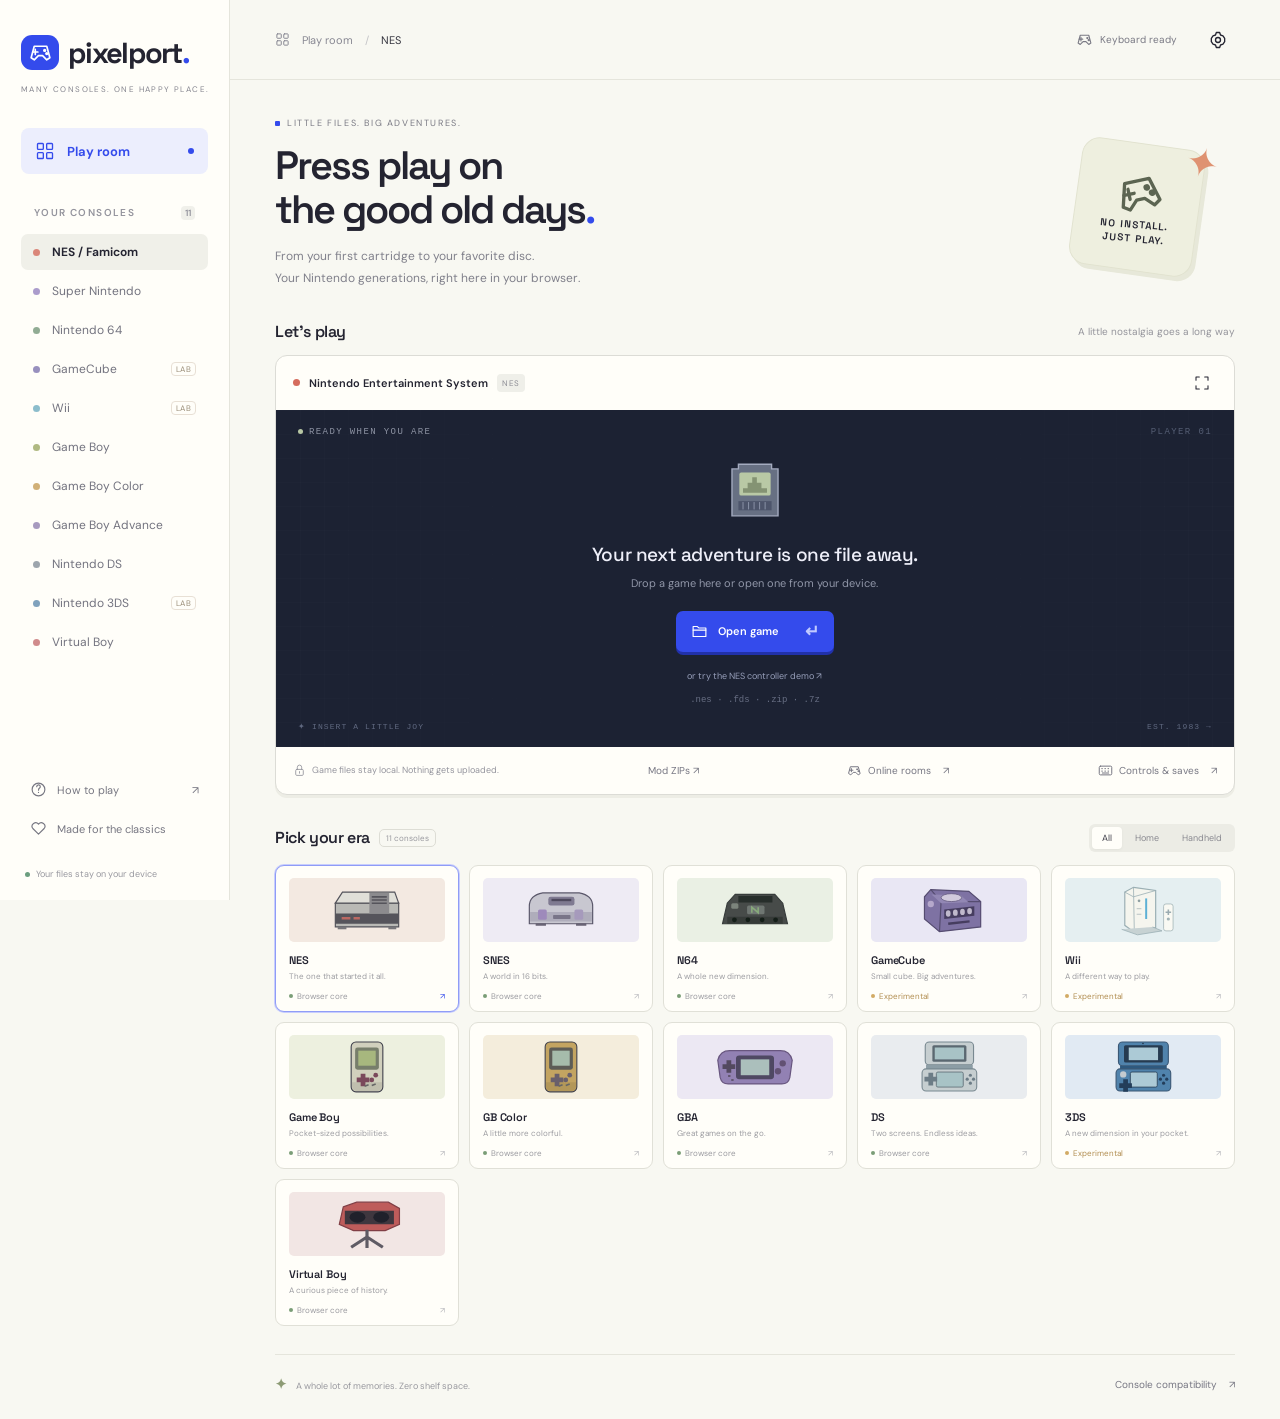
<file: play/index.html>
<!doctype html>
<html lang="en">
<head>
  <meta charset="utf-8"><meta name="viewport" content="width=device-width, initial-scale=1">
  <meta name="theme-color" content="#344bec"><meta name="description" content="Your Nintendo generations, one browser. Load your own games in PixelPort, a browser arcade from NES to experimental GameCube and Wii.">
  <title>PixelPort — Your browser arcade</title>
  <link rel="icon" href="icon.svg" type="image/svg+xml"><link rel="stylesheet" href="style.css">
  <script src="isolation.js" defer></script><script src="app.js" type="module"></script>
</head>
<body>
  <aside class="sidebar">
    <a class="brand" href="./" aria-label="PixelPort home"><span class="brand-icon" data-icon="gamepad"></span><span>pixelport<span class="brand-dot">.</span></span></a>
    <div class="sidebar-sub">MANY CONSOLES. ONE HAPPY PLACE.</div>
    <nav aria-label="Main navigation"><button class="nav-home active" id="homeButton"><span data-icon="grid"></span>Play room<span class="new-dot"></span></button></nav>
    <div class="nav-label">YOUR CONSOLES <span>11</span></div>
    <nav class="systems-nav" id="systemsNav" aria-label="Consoles"></nav>
    <div class="sidebar-bottom"><button id="helpButton"><span data-icon="help"></span>How to play <span class="arrow">↗</span></button><button id="aboutButton"><span data-icon="heart"></span>Made for the classics</button><div class="local-note"><span></span> Your files stay on your device</div></div>
  </aside>
  <main>
    <header class="topbar"><div class="breadcrumb"><span data-icon="grid"></span> Play room <span class="slash">/</span> <span id="breadcrumbSystem">All consoles</span></div><div class="header-right"><span id="gamepadStatus" class="gamepad-status"><span data-icon="gamepad"></span><span id="gamepadLabel">Keyboard ready</span></span><button class="icon-button" id="settingsButton" title="Preferences" aria-label="Preferences"><span data-icon="settings"></span></button></div></header>
    <div class="content">
      <section class="intro"><div><div class="eyebrow"><span></span> LITTLE FILES. BIG ADVENTURES.</div><h1>Press play on<br>the good old days<span>.</span></h1><p>From your first cartridge to your favorite disc.<br class="desktop-break"> Your Nintendo generations, right here in your browser.</p></div><div class="intro-sticker" aria-hidden="true"><div class="sticker-star">✦</div><div class="sticker-controller" data-icon="gamepad"></div><span>NO INSTALL.<br>JUST PLAY.</span></div></section>
      <section class="play-section" aria-labelledby="playerTitle">
        <div class="section-heading"><h2 id="playerTitle">Let's play</h2><span class="subtle">A little nostalgia goes a long way</span></div>
        <div class="player-card" id="playerCard">
          <div class="player-toolbar"><div class="system-now"><span id="selectedDot" class="console-dot"></span><strong id="selectedName">Nintendo Entertainment System</strong><span class="mini-badge" id="selectedBadge">NES</span></div><div class="toolbar-actions"><button id="changeFileButton" class="text-button" hidden><span data-icon="folder"></span>Change game</button><button id="fullscreenButton" class="icon-button" title="Fullscreen" aria-label="Fullscreen"><span data-icon="expand"></span></button></div></div>
          <div class="screen" id="screen">
            <div class="screen-grid" aria-hidden="true"></div><div class="screen-status"><span class="standby-dot"></span><span id="screenStatus">READY WHEN YOU ARE</span><span class="screen-corner">PLAYER 01</span></div>
            <div class="empty-state" id="emptyState"><div class="cartridge-art" id="emptyArt" aria-hidden="true"></div><h3 id="emptyTitle">Your next adventure is one file away.</h3><p id="emptyDescription">Drop a game here or open one from your device.</p><button id="openGameButton" class="primary-button"><span data-icon="folder"></span>Open game<span class="button-key">↵</span></button><button class="demo-button" id="demoButton">or try the NES controller demo ↗</button><span class="format-label" id="formatLabel">.nes · .zip · .7z</span></div>
            <div class="runner-wrap" id="runnerWrap" hidden></div>
            <div class="drop-overlay" id="dropOverlay" hidden><span data-icon="download"></span><strong>Drop it like it's 1985.</strong><span>Release to open your game</span></div>
            <div class="screen-bottom" id="screenBottom"><span>✦ INSERT A LITTLE JOY</span><span>EST. 1983 →</span></div>
          </div>
          <div class="player-footer"><span class="footer-hint"><span data-icon="lock"></span><span>Game files stay local. Nothing gets uploaded.</span></span><button id="patcherButton" class="text-button">Mod ZIPs ↗</button><button id="multiplayerButton" class="text-button"><span data-icon="gamepad"></span>Online rooms <span>↗</span></button><button id="controlsButton" class="text-button"><span data-icon="keyboard"></span>Controls & saves <span>↗</span></button></div>
        </div>
        <div class="system-note" id="systemNote" hidden></div><div id="feedback" class="feedback" role="status" hidden></div>
      </section>
      <section id="patcherSection" class="multiplayer-panel" hidden></section>
      <section id="multiplayerSection" class="multiplayer-panel" hidden></section>
      <section class="console-section" aria-labelledby="consolesTitle"><div class="section-heading"><div class="heading-inline"><h2 id="consolesTitle">Pick your era</h2><span class="count-pill">11 consoles</span></div><div class="filter-tabs" role="group" aria-label="Filter console types"><button class="active" data-filter="all" aria-pressed="true">All</button><button data-filter="home" aria-pressed="false">Home</button><button data-filter="handheld" aria-pressed="false">Handheld</button></div></div><div class="console-grid" id="consoleGrid"></div></section>
      <section class="recent-section" id="recentSection" hidden><div class="section-heading"><h2>Recently opened</h2><button class="text-button" id="clearRecent">Clear history</button></div><div class="recent-list" id="recentList"></div><p class="tiny-text">Only filenames are remembered. Open the original file again to play.</p></section>
      <footer class="page-footer"><span><b class="pixel-spark">✦</b> A whole lot of memories. Zero shelf space.</span><button class="text-button" id="compatibilityButton">Console compatibility <span>↗</span></button></footer>
    </div>
  </main>
  <input id="gameInput" type="file" accept=".3ds,.cci,.cxi,.3dsx,.app,.axf,.cia,.nes,.fds,.sfc,.smc,.gb,.gbc,.gba,.z64,.n64,.v64,.nds,.vb,.vboy,.iso,.gcm,.rvz,.ciso,.wbfs,.dol,.elf,.zip,.7z" hidden>
  <input id="biosInput" type="file" accept=".bin,.rom,.bios,.zip" hidden>
  <dialog id="infoDialog"><div class="dialog-header"><h2 id="dialogTitle"></h2><button class="icon-button" id="closeDialog" aria-label="Close dialog"><span data-icon="close"></span></button></div><div id="dialogBody"></div></dialog>
</body>
</html>
</file>
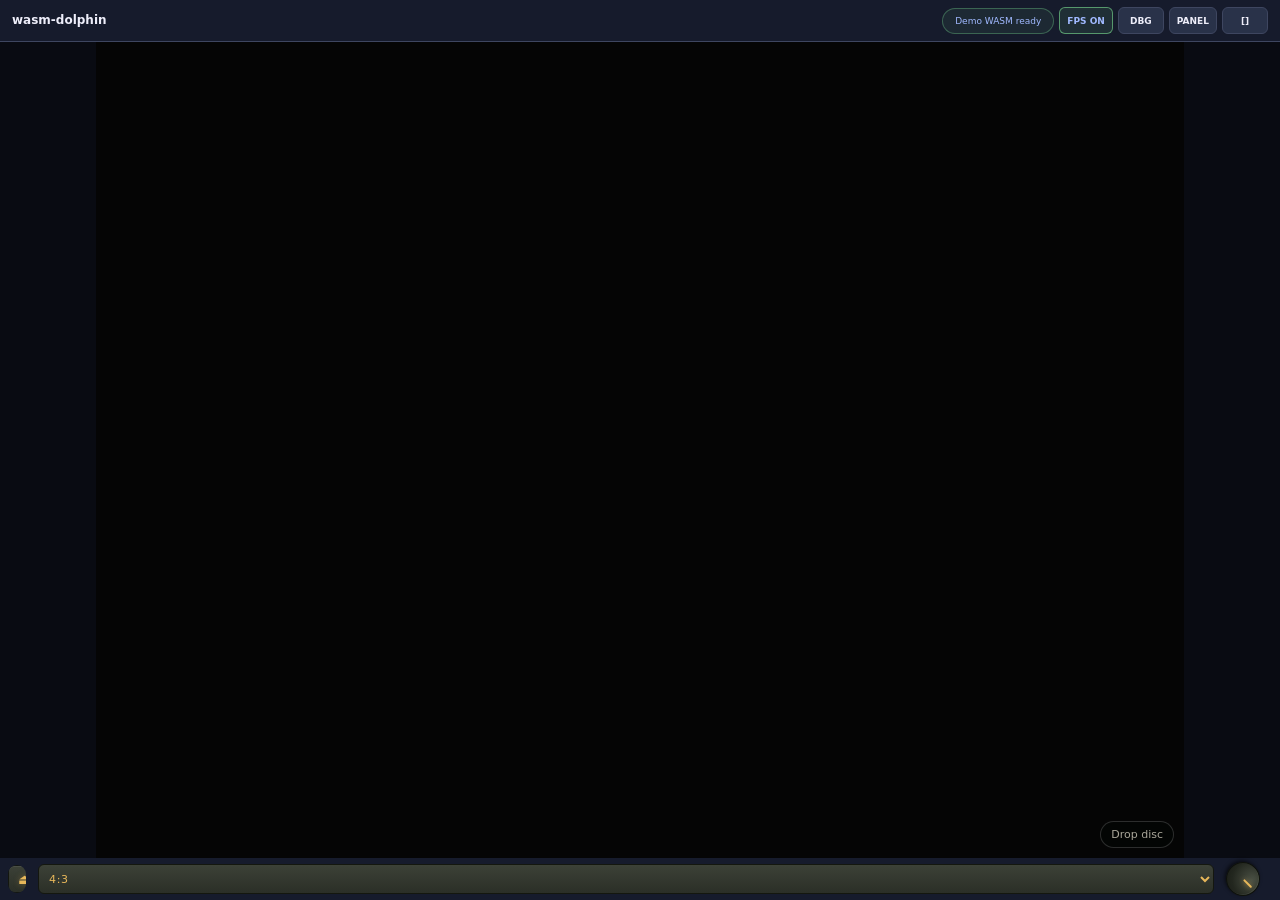
<file: play/dolphin/index.html>
<!doctype html>
<html lang="en">
  <head>
    <meta charset="utf-8">
    <meta name="viewport" content="width=device-width, initial-scale=1">
    <title>PixelPort — Dolphin player</title>
    <link rel="icon" href="data:,">
    <link rel="stylesheet" href="./src/styles.css">
    <link rel="stylesheet" href="./pixelport.css">
  </head>
  <body>
    <div class="app-shell">
      <header class="topbar">
        <div class="brand">
          <span class="mark" aria-hidden="true"></span>
          <div>
            <h1>wasm-dolphin</h1>
            <p id="coreLabel">WebAssembly host</p>
          </div>
        </div>
        <div class="topbar-actions">
          <span class="status-pill" id="statusPill">Booting</span>
          <button class="icon-button" id="overlayToggle" type="button" title="Toggle FPS overlay" aria-pressed="true">FPS</button>
          <button class="icon-button" id="debugToggle" type="button" title="Toggle diagnostics" aria-expanded="false" aria-controls="debugPanel">DBG</button>
          <button class="icon-button tip" id="panelToggle" type="button"
                  data-tip="Show or hide the side panel" aria-expanded="true"
                  aria-controls="controlPanel" aria-label="Hide side panel">PANEL</button>
          <button class="icon-button" id="fullscreenButton" type="button" title="Fullscreen" aria-label="Fullscreen">[]</button>
        </div>
      </header>

      <main class="workspace">
        <section class="play-area" aria-label="Emulator">
          <div class="crt-set" id="dropZone">
            <!-- LCD strip in the bezel. Carries the game identity that used to
                 live in the side panel, so the panel can be hidden entirely
                 without losing what is loaded. -->
            <div class="lcd-strip" aria-hidden="true">
              <span class="lcd-title" id="lcdTitle">NO DISC</span>
              <span class="lcd-meta" id="lcdMeta"></span>
            </div>
            <div class="crt-bezel">
              <div class="screen-viewport">
                <canvas id="screen" width="640" height="480" aria-label="Emulator screen"></canvas>
                <div class="blank-probe-notice" id="blankProbeNotice" role="status" hidden></div>
                <div class="screen-osd" id="screenHud">
                  <span><strong id="hudFps">0</strong> present</span>
                  <span><strong id="hudVisualFps">0</strong> visual</span>
                  <span><strong id="hudSpeed">0%</strong> speed</span>
                  <span><strong id="hudLatency">0f</strong> lag</span>
                  <span><strong id="hudJit">JIT off</strong></span>
                  <span id="hudResolution">640x480</span>
                  <span><strong id="hudCoreFps">0</strong> core</span>
                  <span><strong id="hudFrame">0</strong> frame</span>
                  <span><strong id="hudGlSwap">0</strong> gl</span>
                  <span><strong id="hudMode">-</strong></span>
                  <span><strong id="hudWatchdog">0/0</strong> wd</span>
                  <span><strong id="hudGap">0/0</strong>ms gap</span>
                  <span><strong id="hudGlError">0x0</strong> glerr</span>
                  <span><strong id="hudDraw">0/0</strong> draw</span>
                  <span><strong id="hudNz">0</strong> nz</span>
                  <span><strong id="hudUnderDrop">0/0</strong> u/d</span>
                  <span><strong id="hudQueue">0/0</strong> q</span>
                  <span><strong id="hudJitCache">0/0</strong> jitc</span>
                  <span><strong id="hudRunloop">-/-</strong>us runloop</span>
                  <span><strong id="hudWgx">-</strong> wgx</span>
                  <span id="hudStatus" style="opacity:.7"></span>
                </div>
                <div class="drop-badge" id="dropBadge">Drop disc</div>
                <div class="scanlines" aria-hidden="true"></div>
              </div>
            </div>
            <div class="crt-footer">
              <span class="power-light"></span>
              <div class="transport" aria-label="Playback controls">
                <label class="file-button tip" data-tip="Open a GameCube disc image">
                  <span class="glyph" aria-hidden="true">&#x23CF;</span>
                  <span class="btn-text">Open disc</span>
                  <input id="romInput" type="file" accept=".iso,.gcm,.rvz,.wbfs,.wad,.dol,.elf">
                </label>
                <button id="runButton" class="tip" type="button" data-tip="Pause or resume emulation" aria-label="Pause">
                  <span class="glyph" aria-hidden="true">&#x23F8;</span>
                </button>
                <button id="resetButton" class="tip" type="button" data-tip="Reset the console" aria-label="Reset">
                  <span class="glyph" aria-hidden="true">&#x21BB;</span>
                </button>
                <button id="muteButton" class="tip" type="button" data-tip="Mute or unmute audio" aria-label="Muted">
                  <span class="glyph" aria-hidden="true">&#x1F507;</span>
                </button>
                <span class="transport-sep" aria-hidden="true"></span>
                <button id="saveButton" class="tip" type="button" data-tip="Save state to a slot" aria-label="Save state">
                  <span class="glyph" aria-hidden="true">&#x1F4BE;</span>
                </button>
                <button id="loadButton" class="tip" type="button" data-tip="Load state from a slot" aria-label="Load state">
                  <span class="glyph" aria-hidden="true">&#x21BA;</span>
                </button>
                <button id="dlStateButton" class="tip" type="button" data-tip="Download the current save state" aria-label="Download state">
                  <span class="glyph" aria-hidden="true">&#x2B07;</span>
                </button>
                <label class="file-button tip" data-tip="Upload a save state file" aria-label="Upload state">
                  <span class="glyph" aria-hidden="true">&#x2B06;</span>
                  <input id="ulStateInput" type="file" accept=".sav">
                </label>
              </div>
                            <label class="aspect-select tip" data-tip="Screen aspect ratio">
                <span class="sr-only">Aspect ratio</span>
                <select id="aspectSelect">
                  <option value="4:3">4:3</option>
                  <option value="16:9">16:9</option>
                </select>
              </label>
              <span class="volume-dial tip" data-tip="Volume">
                            <input id="volumeDial" type="range" min="0" max="100" value="100"
                            aria-label="Volume" orient="vertical">
                            <span class="dial-face" aria-hidden="true"><i></i></span>
                            </span>
                            </div>
                            </div>
                            
                            <div class="touch-controls" aria-label="Touch controls">
                            <div class="touch-dpad">
                            <button data-touch-button="D_UP" aria-label="D-pad up">Up</button>
                            <button data-touch-button="D_LEFT" aria-label="D-pad left">Left</button>
                            <button data-touch-button="D_RIGHT" aria-label="D-pad right">Right</button>
                            <button data-touch-button="D_DOWN" aria-label="D-pad down">Down</button>
                            </div>
                            <div class="touch-face">
                            <button data-touch-button="B" aria-label="B">B</button>
                            <button data-touch-button="A" aria-label="A">A</button>
                            </div>
                            </div>
                            </section>
                            
                            <aside class="control-panel" id="controlPanel" aria-label="Emulator controls">
                            <section class="panel-block game-block">
                            <div class="section-heading">
                            <h2>Game</h2>
                            <span id="gameSize">No file</span>
                            </div>
                            <p class="game-title" id="gameTitle">Demo scene</p>
                            <p class="muted" id="mountNote">Demo WASM core active</p>
                            </section>
                            
                            <form class="settings-panel" id="settingsForm">
                            <div class="section-heading">
                            <h2>Settings</h2>
                            <span id="settingsSummary">Startup</span>
                            </div>
                            
                            <div class="setting-grid">
                            <label>
                              <span>Core</span>
                              <select id="settingCore">
                              <option value="native">Native</option>
                              <option value="upstream">Upstream</option>
                              </select>
                            </label>
                            
                            <label>
                              <span>Renderer</span>
                              <select id="settingVideo">
                              <option value="software">Software</option>
                              <option value="wgpu">WebGPU hardware (experimental)</option>
                              <option value="ogl">OpenGL GPU</option>
                              <option value="null">Null video</option>
                              </select>
                            </label>
                            
                            <label>
                              <span>GPU path</span>
                              <select id="settingOglProxy">
                              <option value="proxy">Compatible GL</option>
                              <option value="worker">Direct worker GL</option>
                              <option value="main">Main thread GL</option>
                              <option value="readback">Readback debug</option>
                              </select>
                            </label>
                            
                            <label>
                              <span>Resolution</span>
                              <select id="settingResolution">
                              <option value="full">Full 640x480</option>
                              <option value="0.75">75% present</option>
                              <option value="half">Half 320x240</option>
                              </select>
                            </label>
                            
                            <label>
                              <span>Speed</span>
                              <select id="settingSpeed">
                              <option value="0.5">0.5x</option>
                              <option value="0.75">0.75x</option>
                              <option value="1">1x</option>
                              <option value="1.25">1.25x</option>
                              <option value="1.5">1.5x</option>
                              <option value="unlimited">Unlimited</option>
                              </select>
                            </label>
                            
                            <label>
                              <span>CPU</span>
                              <select id="settingCpu">
                              <option value="auto">Auto</option>
                              <option value="single">Single thread</option>
                              <option value="dual">Dual core</option>
                              </select>
                            </label>
                            
                            <label>
                              <span>Presenter</span>
                              <select id="settingPresenter">
                              <option value="webgpu">WebGPU</option>
                              <option value="webgl">WebGL</option>
                              <option value="2d">Canvas 2D</option>
                              </select>
                            </label>
                            
                            <label>
                              <span>Frame queue</span>
                              <select id="settingQueue">
                              <option value="2">2 frames</option>
                              <option value="4">4 frames</option>
                              <option value="8">8 frames</option>
                              <option value="12">12 frames</option>
                              </select>
                            </label>
                            
                            <label>
                              <span>Pacing</span>
                              <select id="settingPacing">
                              <option value="tick">Tick</option>
                              <option value="smooth">Smooth</option>
                              <option value="direct">Direct</option>
                              </select>
                            </label>
                            
                            <label>
                              <span>Raster quality</span>
                              <select id="settingFastSw">
                              <option value="0">Full quality</option>
                              <option value="1">Balanced</option>
                              <option value="2">Emergency speed</option>
                              </select>
                            </label>
                            
                            <label>
                              <span>JIT tier</span>
                              <select id="settingJitTier">
                              <option value="guarded">Guarded</option>
                              <option value="mixed">Mixed experimental</option>
                              </select>
                            </label>
                            </div>
                            
                            <div class="toggle-row">
                            <label class="switch-line">
                              <input id="settingWasmJit" type="checkbox">
                              <span>WASM JIT</span>
                            </label>
                            <label class="switch-line">
                              <input id="settingForceJit" type="checkbox">
                              <span>Force JIT</span>
                            </label>
                            <label class="switch-line">
                              <input id="settingMetrics" type="checkbox">
                              <span>Collect Metrics</span>
                            </label>
                            <label class="switch-line tip" data-tip="Pick the renderer from measured per-game results">
                              <input id="settingAutoProfile" type="checkbox" checked>
                              <span>Auto per-game</span>
                            </label>
                            </div>
                            
                            <div class="settings-actions">
                            <button id="settingsApplyButton" type="submit">Apply restart</button>
                            <button id="settingsPresetButton" type="button">Melee preset</button>
                            </div>
                            </form>
                            
                            <section class="debug-panel" id="debugPanel" aria-label="Diagnostics" hidden>
                            <section class="panel-block">
                            <div class="section-heading">
                            <h2>Boot</h2>
                            <span id="bootStatus">No disc</span>
                            </div>
                            <div class="metric-row">
                            <span>Apploader</span>
                            <strong id="bootApploader">-</strong>
                            </div>
                            <div class="metric-row">
                            <span>Boot DOL</span>
                            <strong id="bootDol">-</strong>
                            </div>
                            <div class="metric-row">
                            <span>FST</span>
                            <strong id="bootFst">-</strong>
                            </div>
                            <div class="metric-row">
                            <span>Image</span>
                            <strong id="bootImage">-</strong>
                            </div>
                            <div class="metric-row">
                            <span>Entry</span>
                            <strong id="bootEntry">-</strong>
                            </div>
                            <p class="muted compact" id="bootBlocker">No boot attempt</p>
                            <div class="root-entry-list" id="rootEntryList" aria-label="Disc root entries"></div>
                            </section>
                            
                            <section class="panel-block">
                            <div class="section-heading">
                            <h2>Runtime</h2>
                            <span id="coreMode">Demo</span>
                            </div>
                            <div class="metric-row">
                            <span>Frame</span>
                            <strong id="frameCounter">0</strong>
                            </div>
                            <div class="metric-row">
                            <span>Present FPS</span>
                            <strong id="fpsCounter">0</strong>
                            </div>
                            <div class="metric-row">
                            <span>Visual FPS</span>
                            <strong id="visualFpsCounter">0</strong>
                            </div>
                            <div class="metric-row">
                            <span>UI FPS</span>
                            <strong id="uiFpsCounter">0</strong>
                            </div>
                            <div class="metric-row">
                            <span>Core FPS</span>
                            <strong id="coreFpsCounter">0</strong>
                            </div>
                            <div class="metric-row">
                            <span>Game Speed</span>
                            <strong id="gameSpeedCounter">0%</strong>
                            </div>
                            <div class="metric-row">
                            <span>Frame Gap</span>
                            <strong id="presentationGapCounter">0 ms</strong>
                            </div>
                            <div class="metric-row">
                            <span>Latency</span>
                            <strong id="presentationLagCounter">0f / 0 ms</strong>
                            </div>
                            <div class="metric-row">
                            <span>Audio</span>
                            <strong id="audioStatus">Audio off</strong>
                            </div>
                            <div class="metric-row">
                            <span>Ticks</span>
                            <strong id="coreTicks">0</strong>
                            </div>
                            <div class="metric-row">
                            <span>PPC PC</span>
                            <strong id="ppcPc">-</strong>
                            </div>
                            <div class="metric-row">
                            <span>CPU</span>
                            <strong id="cpuCoreName">-</strong>
                            </div>
                            <div class="metric-row">
                            <span>WASM JIT exp</span>
                            <strong id="ppcWasmJit">0 / 0</strong>
                            </div>
                            <div class="metric-row">
                            <span>WASM Helper</span>
                            <strong id="ppcWasmHelperStats">-</strong>
                            </div>
                            <div class="metric-row">
                            <span>Frame Profile</span>
                            <strong id="frameProfileStats">-</strong>
                            </div>
                            <div class="metric-row">
                            <span>Adapter</span>
                            <strong id="adapterStatus">Fallback</strong>
                            </div>
                            </section>
                            
                            <section class="panel-block">
                            <div class="section-heading">
                            <h2>Input</h2>
                            <span id="inputSource">Keyboard</span>
                            </div>
                            <div class="control-grid" id="controlGrid"></div>
                            </section>
                            
                            <section class="panel-block">
                            <div class="section-heading">
                            <h2>Core Slot</h2>
                            <span>cores/dolphin</span>
                            </div>
                            <p class="muted compact">Emscripten Dolphin bundles load from <code>cores/dolphin</code>.</p>
                            </section>
                            </section>
                            </aside>
                            </main>
                            </div>
                            
                            <script type="module" src="./bridge.js"></script>
                            </body>
                            </html>
</file>
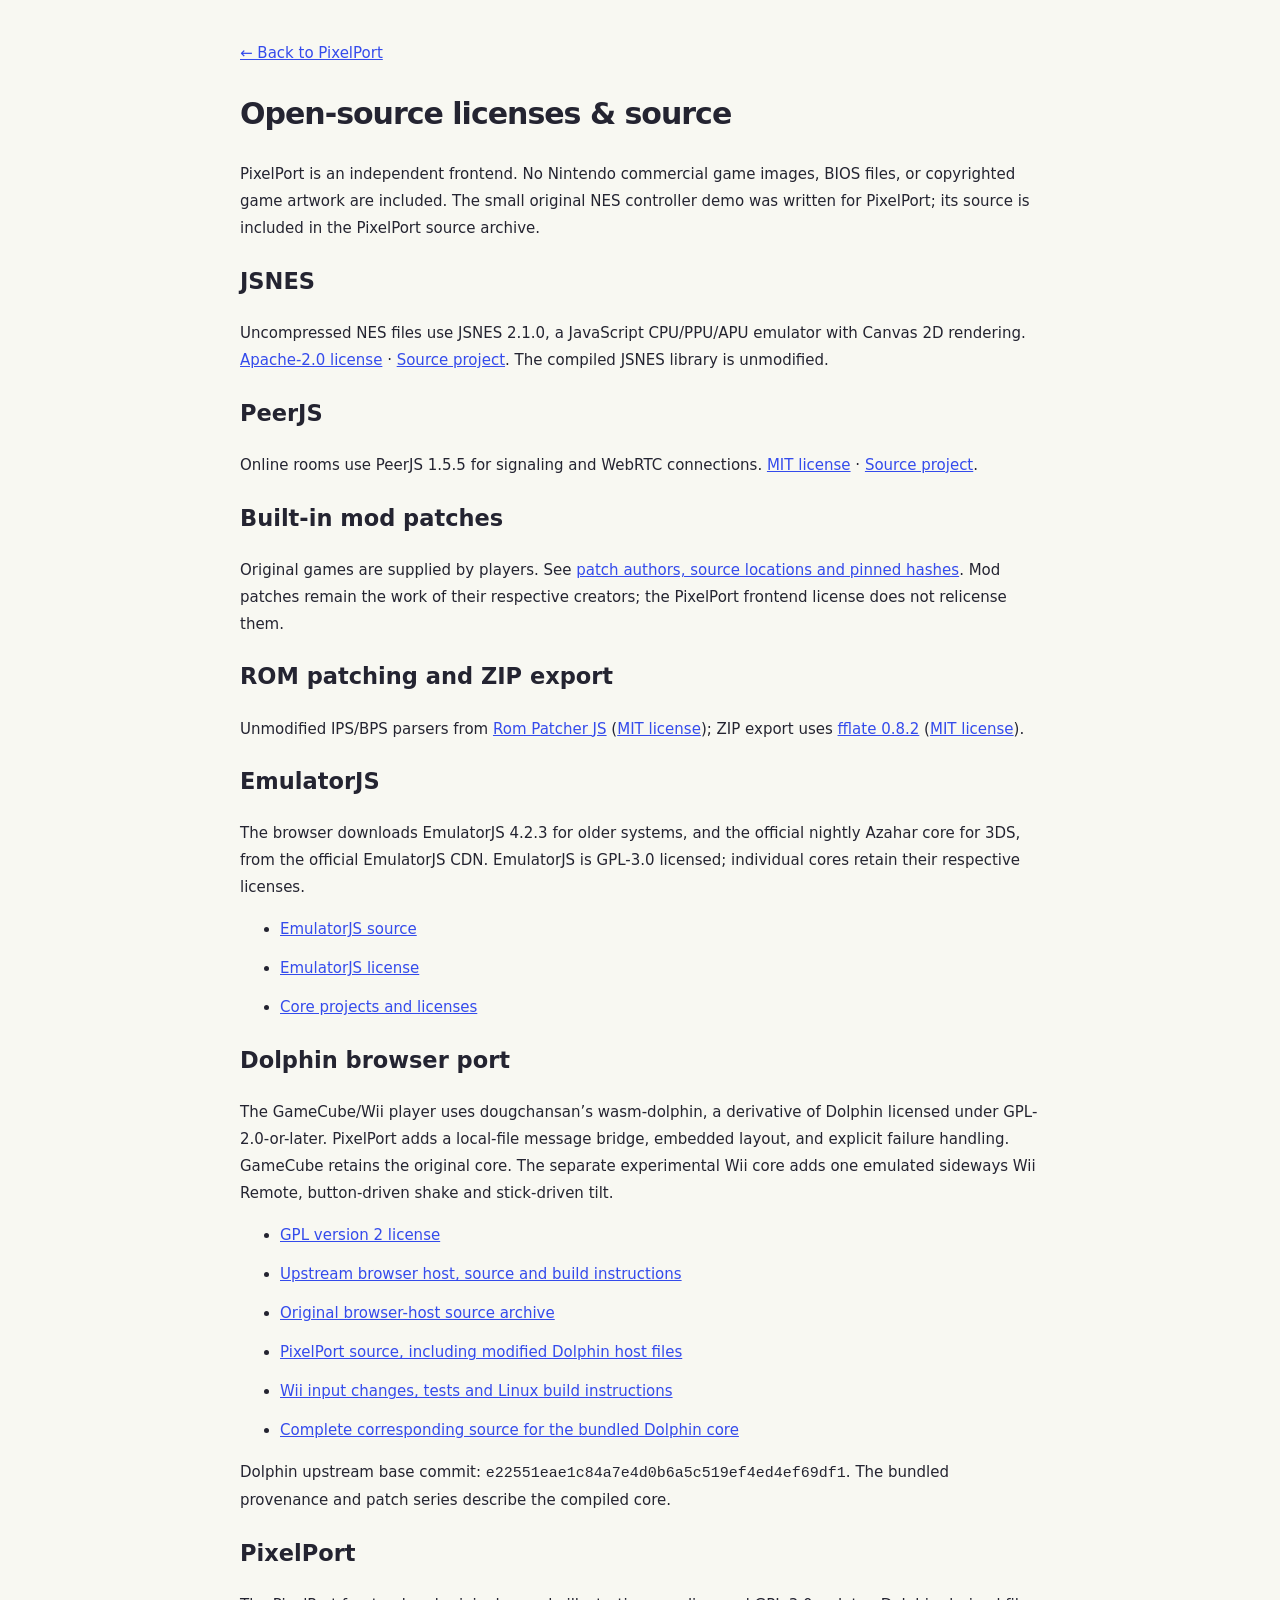
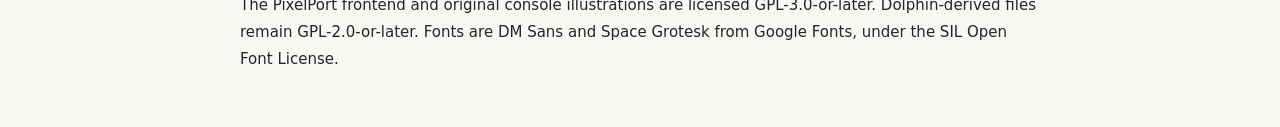
<file: play/licenses/index.html>
<!doctype html><html lang="en"><head><meta charset="utf-8"><meta name="viewport" content="width=device-width,initial-scale=1"><title>PixelPort — Open source</title><style>body{font:15px/1.8 system-ui;background:#f8f8f2;color:#242431;max-width:800px;padding:40px 25px;margin:auto}a{color:#344bec}h1{letter-spacing:-1px}li{margin:12px 0}code{overflow-wrap:anywhere}</style></head><body><a href="../">← Back to PixelPort</a><h1>Open-source licenses & source</h1><p>PixelPort is an independent frontend. No Nintendo commercial game images, BIOS files, or copyrighted game artwork are included. The small original NES controller demo was written for PixelPort; its source is included in the PixelPort source archive.</p><h2>JSNES</h2><p>Uncompressed NES files use JSNES 2.1.0, a JavaScript CPU/PPU/APU emulator with Canvas 2D rendering. <a href="JSNES-Apache-2.0.txt">Apache-2.0 license</a> · <a href="https://github.com/bfirsh/jsnes">Source project</a>. The compiled JSNES library is unmodified.</p><h2>PeerJS</h2><p>Online rooms use PeerJS 1.5.5 for signaling and WebRTC connections. <a href="PeerJS-MIT.txt">MIT license</a> · <a href="https://github.com/peers/peerjs/tree/v1.5.5">Source project</a>.</p><h2>Built-in mod patches</h2><p>Original games are supplied by players. See <a href="../mods/ATTRIBUTION.txt">patch authors, source locations and pinned hashes</a>. Mod patches remain the work of their respective creators; the PixelPort frontend license does not relicense them.</p><h2>ROM patching and ZIP export</h2><p>Unmodified IPS/BPS parsers from <a href="https://github.com/marcrobledo/RomPatcher.js">Rom Patcher JS</a> (<a href="RomPatcher-license.txt">MIT license</a>); ZIP export uses <a href="https://github.com/101arrowz/fflate/tree/v0.8.2">fflate 0.8.2</a> (<a href="fflate-MIT.txt">MIT license</a>).</p><h2>EmulatorJS</h2><p>The browser downloads EmulatorJS 4.2.3 for older systems, and the official nightly Azahar core for 3DS, from the official EmulatorJS CDN. EmulatorJS is GPL-3.0 licensed; individual cores retain their respective licenses.</p><ul><li><a href="https://github.com/EmulatorJS/EmulatorJS/tree/v4.2.3">EmulatorJS source</a></li><li><a href="https://github.com/EmulatorJS/EmulatorJS/blob/v4.2.3/LICENSE">EmulatorJS license</a></li><li><a href="https://github.com/EmulatorJS/EmulatorJS#cores">Core projects and licenses</a></li></ul><h2>Dolphin browser port</h2><p>The GameCube/Wii player uses dougchansan’s wasm-dolphin, a derivative of Dolphin licensed under GPL-2.0-or-later. PixelPort adds a local-file message bridge, embedded layout, and explicit failure handling. GameCube retains the original core. The separate experimental Wii core adds one emulated sideways Wii Remote, button-driven shake and stick-driven tilt.</p><ul><li><a href="Dolphin-GPL-2.0.txt">GPL version 2 license</a></li><li><a href="https://github.com/dougchansan/wasm-dolphin">Upstream browser host, source and build instructions</a></li><li><a href="wasm-dolphin-host-source.zip">Original browser-host source archive</a></li><li><a href="https://github.com/FiremapleJumper/PIXELPORT-Join/archive/refs/heads/main.zip">PixelPort source, including modified Dolphin host files</a></li><li><a href="https://github.com/FiremapleJumper/PIXELPORT-Join/tree/main/native/wii">Wii input changes, tests and Linux build instructions</a></li><li><a href="source-download.html">Complete corresponding source for the bundled Dolphin core</a></li></ul><p>Dolphin upstream base commit: <code>e22551eae1c84a7e4d0b6a5c519ef4ed4ef69df1</code>. The bundled provenance and patch series describe the compiled core.</p><h2>PixelPort</h2><p>The PixelPort frontend and original console illustrations are licensed GPL-3.0-or-later. Dolphin-derived files remain GPL-2.0-or-later. Fonts are DM Sans and Space Grotesk from Google Fonts, under the SIL Open Font License.</p></body></html>
</file>
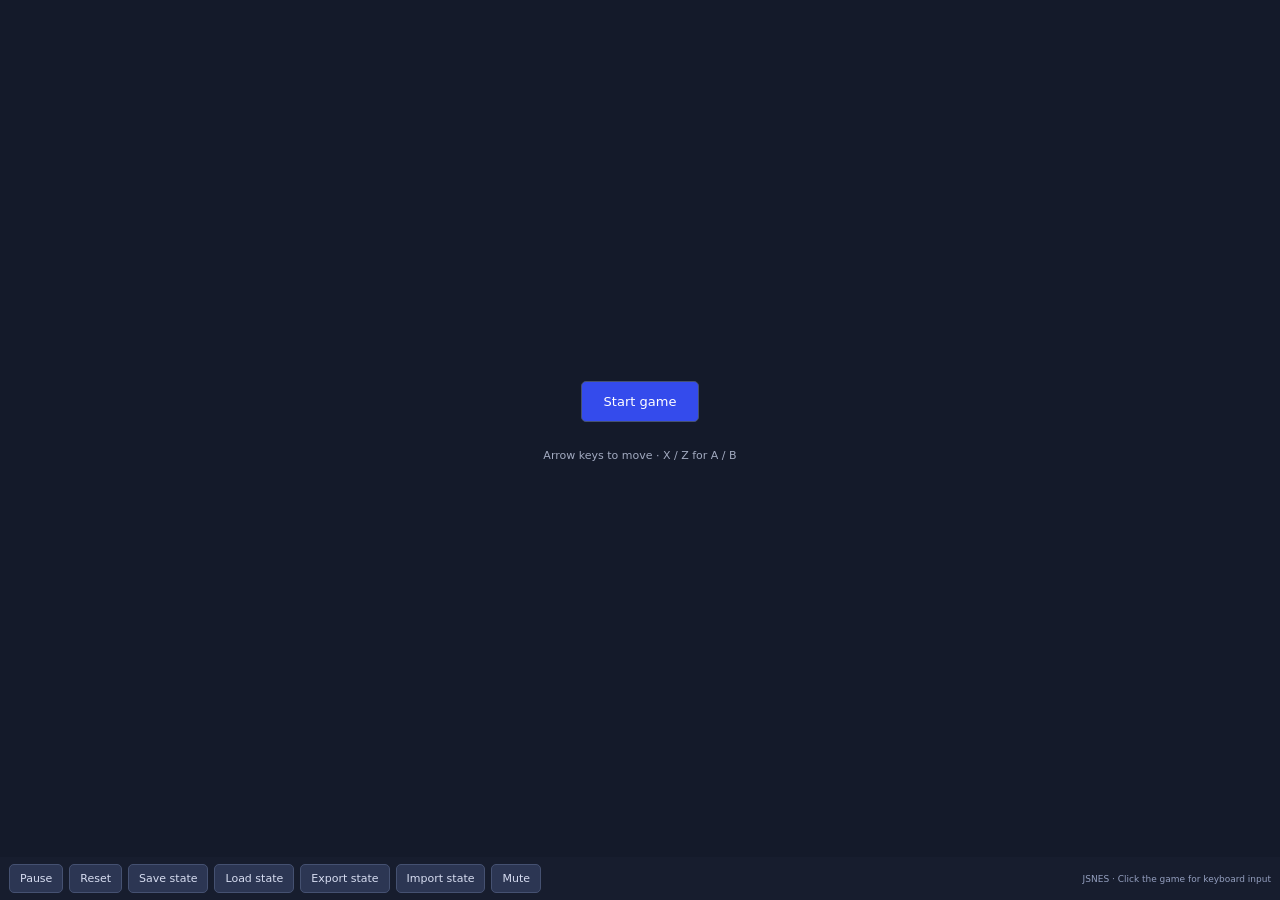
<file: play/nes-runner.html>
<!doctype html><html lang="en"><head><meta charset="utf-8"><meta name="viewport" content="width=device-width,initial-scale=1"><title>PixelPort NES player</title><style>*{box-sizing:border-box}html,body{margin:0;height:100%;background:#090b12;color:#d8dceb;font:11px system-ui}body{display:flex;flex-direction:column}#display{flex:1;min-height:0;position:relative;overflow:hidden;display:flex;align-items:center;justify-content:center}#display canvas{image-rendering:pixelated;max-width:100%;max-height:100%;object-fit:contain}#start{position:absolute;inset:0;display:flex;align-items:center;justify-content:center;flex-direction:column;gap:14px;background:#141a2a;z-index:2}button{font:inherit;cursor:pointer;color:#d7ddf1;background:#2c3653;border:1px solid #455171;border-radius:5px;padding:7px 10px}button:hover{background:#3c4a72}#start button{padding:12px 22px;background:#344bec;color:white;font-size:13px}#start p{max-width:80%;text-align:center;line-height:1.7;color:#a2aac0}#toolbar{display:flex;align-items:center;gap:6px;padding:7px 9px;flex-wrap:wrap;background:#171d2e;flex-shrink:0}#notice{color:#949fbf;margin-left:auto;font-size:9px}#touch{display:none;gap:12px;align-items:center;justify-content:space-between;padding:8px 12px;background:#101624;touch-action:none}#touch button{user-select:none;touch-action:none;min-height:35px;min-width:36px;font-size:13px}.pad{display:grid;grid-template-columns:repeat(3,36px);gap:4px}.pad button:first-child{grid-column:2}.pad button:nth-child(2){grid-column:1}.buttons{display:flex;gap:7px}#touch small{color:#8b96b1}.smooth canvas{image-rendering:auto!important}[hidden]{display:none!important}@media(pointer:coarse),(max-width:600px){#touch{display:flex}#toolbar button{font-size:9px;padding:6px}#notice{width:100%;margin:0}#display canvas{max-width:100%}}</style><script src="vendor/jsnes-2.1.0.min.js" defer></script><script src="nes-runner.js" type="module"></script></head><body><div id="display"><div id="start"><button id="startButton">Start game</button><p id="startText">Arrow keys to move · X / Z for A / B</p><button id="fallback" hidden>Try compatibility core</button></div></div><div id="touch" aria-label="Touch controller"><div class="pad"><button data-nes="4" aria-label="Up">↑</button><button data-nes="6" aria-label="Left">←</button><button data-nes="5" aria-label="Down">↓</button><button data-nes="7" aria-label="Right">→</button></div><div class="buttons"><button data-nes="2">Select</button><button data-nes="3">Start</button></div><div class="buttons"><button data-nes="1">B</button><button data-nes="0">A</button></div></div><div id="toolbar"><button id="pause">Pause</button><button id="reset">Reset</button><button id="save">Save state</button><button id="load">Load state</button><button id="export">Export state</button><button id="import">Import state</button><button id="mute">Mute</button><span id="notice" role="status">JSNES · Click the game for keyboard input</span></div><input type="file" id="stateFile" accept=".json" hidden></body></html>
</file>
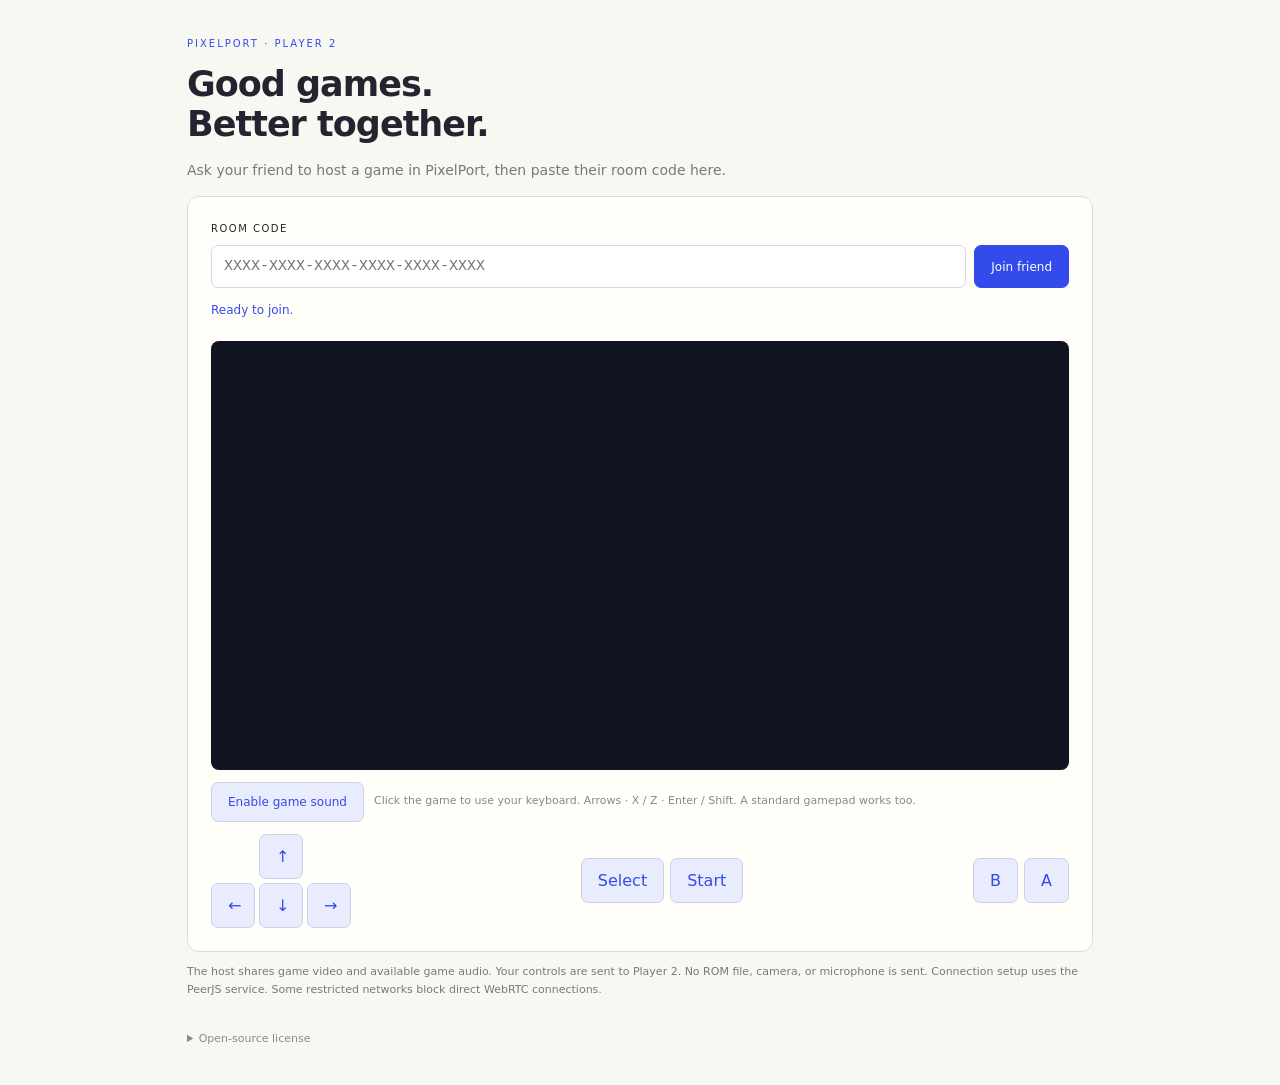
<file: play/pixelport-guest.html>
<!doctype html><html lang="en"><head><meta charset="utf-8"><meta name="viewport" content="width=device-width,initial-scale=1"><title>PixelPort — Play with a friend</title><style>
*{box-sizing:border-box}body{margin:0;background:#f8f8f2;color:#242431;font:14px/1.7 system-ui}main{max-width:950px;margin:35px auto;padding:0 22px}h1{font-size:35px;line-height:1.15;letter-spacing:-1px;margin:12px 0}p{color:#777782}.eyebrow{letter-spacing:2px;color:#344bec;font-size:10px}section{padding:23px;border:1px solid #deded5;border-radius:12px;background:#fffef9}label{display:block;font-size:10px;letter-spacing:1.5px;margin-bottom:8px}input{font:15px monospace;padding:12px;border:1px solid #d7d8e3;border-radius:7px;flex:1;min-width:0}button{font:12px system-ui;cursor:pointer;border:1px solid #cbd0e9;background:#e9ecfd;color:#344bec;border-radius:7px;padding:12px 16px}button.primary{background:#344bec;color:white;border-color:#344bec}.row{display:flex;gap:8px}#status{font-size:12px;color:#344bec}video{width:100%;max-height:70vh;display:block;background:#111522;border-radius:8px;margin-top:20px;outline:0}.toolbar{display:flex;gap:10px;align-items:center;margin:12px 0;color:#888;font-size:11px}#touch{display:flex;gap:12px;justify-content:space-between;align-items:center;margin-top:12px;touch-action:none}#touch button{user-select:none;touch-action:none;font-size:16px;min-width:44px;min-height:44px}.pad{display:grid;grid-template-columns:repeat(3,44px);gap:4px}.pad button:first-child{grid-column:2}.pad button:nth-child(2){grid-column:1}.cluster{display:flex;gap:6px}details{font-size:11px;margin-top:30px;color:#888}pre{white-space:pre-wrap;max-height:240px;overflow:auto}[hidden]{display:none!important}@media(max-width:550px){main{padding:0 13px}section{padding:16px}.row{flex-wrap:wrap}.row input{width:100%;flex-basis:100%}.toolbar{flex-wrap:wrap}#touch{gap:6px}#touch button{min-width:34px;min-height:38px;padding:8px}.pad{grid-template-columns:repeat(3,34px)}.cluster{gap:4px}}</style></head><body><main><div class="eyebrow">PIXELPORT · PLAYER 2</div><h1>Good games.<br>Better together.</h1><p>Ask your friend to host a game in PixelPort, then paste their room code here.</p><section><label for="room">ROOM CODE</label><div class="row"><input id="room" placeholder="XXXX-XXXX-XXXX-XXXX-XXXX-XXXX" spellcheck="false" autocomplete="off"><button class="primary" id="join">Join friend</button><button id="leave" hidden>Leave room</button></div><p id="status" role="status">Ready to join.</p><video id="video" autoplay muted playsinline tabindex="0" aria-label="Your friend's game"></video><div class="toolbar"><button id="sound">Enable game sound</button><span>Click the game to use your keyboard. Arrows · X / Z · Enter / Shift. A standard gamepad works too.</span></div><div id="touch" aria-label="Touch controller"><div class="pad"><button data-button="4" aria-label="Up">↑</button><button data-button="6" aria-label="Left">←</button><button data-button="5" aria-label="Down">↓</button><button data-button="7" aria-label="Right">→</button></div><div class="cluster"><button data-button="2">Select</button><button data-button="3">Start</button></div><div class="cluster"><button data-button="1">B</button><button data-button="0">A</button></div></div></section><p style="font-size:11px">The host shares game video and available game audio. Your controls are sent to Player 2. No ROM file, camera, or microphone is sent. Connection setup uses the PeerJS service. Some restricted networks block direct WebRTC connections.</p><details><summary>Open-source license</summary><p>PixelPort guest frontend: GPL-3.0-or-later. This file contains its readable source. PeerJS 1.5.5: MIT license.</p><pre>Copyright (c) 2015 Michelle Bu and Eric Zhang, http://peerjs.com

(The MIT License)

Permission is hereby granted, free of charge, to any person obtaining
a copy of this software and associated documentation files (the
&quot;Software&quot;), to deal in the Software without restriction, including
without limitation the rights to use, copy, modify, merge, publish,
distribute, sublicense, and/or sell copies of the Software, and to
permit persons to whom the Software is furnished to do so, subject to
the following conditions:

The above copyright notice and this permission notice shall be
included in all copies or substantial portions of the Software.

THE SOFTWARE IS PROVIDED &quot;AS IS&quot;, WITHOUT WARRANTY OF ANY KIND,
EXPRESS OR IMPLIED, INCLUDING BUT NOT LIMITED TO THE WARRANTIES OF
MERCHANTABILITY, FITNESS FOR A PARTICULAR PURPOSE AND
NONINFRINGEMENT. IN NO EVENT SHALL THE AUTHORS OR COPYRIGHT HOLDERS BE
LIABLE FOR ANY CLAIM, DAMAGES OR OTHER LIABILITY, WHETHER IN AN ACTION
OF CONTRACT, TORT OR OTHERWISE, ARISING FROM, OUT OF OR IN CONNECTION
WITH THE SOFTWARE OR THE USE OR OTHER DEALINGS IN THE SOFTWARE.
</pre></details></main><script>(()=>{function e(e,t,n,r){Object.defineProperty(e,t,{get:n,set:r,enumerable:!0,configurable:!0})}function t(e){return e&&e.__esModule?e.default:e}class n{constructor(){this.chunkedMTU=16300,this._dataCount=1,this.chunk=e=>{let t=[],n=e.byteLength,r=Math.ceil(n/this.chunkedMTU),i=0,s=0;for(;s<n;){let o=Math.min(n,s+this.chunkedMTU),a=e.slice(s,o),c={__peerData:this._dataCount,n:i,data:a,total:r};t.push(c),s=o,i++}return this._dataCount++,t}}}class r{append_buffer(e){this.flush(),this._parts.push(e)}append(e){this._pieces.push(e)}flush(){if(this._pieces.length>0){let e=new Uint8Array(this._pieces);this._parts.push(e),this._pieces=[]}}toArrayBuffer(){let e=[];for(let t of this._parts)e.push(t);return function(e){let t=0;for(let n of e)t+=n.byteLength;let n=new Uint8Array(t),r=0;for(let t of e){let e=new Uint8Array(t.buffer,t.byteOffset,t.byteLength);n.set(e,r),r+=t.byteLength}return n}(e).buffer}constructor(){this.encoder=new TextEncoder,this._pieces=[],this._parts=[]}}function i(e){return new o(e).unpack()}function s(e){let t=new a,n=t.pack(e);return n instanceof Promise?n.then(()=>t.getBuffer()):t.getBuffer()}class o{unpack(){let e,t=this.unpack_uint8();if(t<128)return t;if((224^t)<32)return(224^t)-32;if((e=160^t)<=15)return this.unpack_raw(e);if((e=176^t)<=15)return this.unpack_string(e);if((e=144^t)<=15)return this.unpack_array(e);if((e=128^t)<=15)return this.unpack_map(e);switch(t){case 192:return null;case 193:case 212:case 213:case 214:case 215:return;case 194:return!1;case 195:return!0;case 202:return this.unpack_float();case 203:return this.unpack_double();case 204:return this.unpack_uint8();case 205:return this.unpack_uint16();case 206:return this.unpack_uint32();case 207:return this.unpack_uint64();case 208:return this.unpack_int8();case 209:return this.unpack_int16();case 210:return this.unpack_int32();case 211:return this.unpack_int64();case 216:return e=this.unpack_uint16(),this.unpack_string(e);case 217:return e=this.unpack_uint32(),this.unpack_string(e);case 218:return e=this.unpack_uint16(),this.unpack_raw(e);case 219:return e=this.unpack_uint32(),this.unpack_raw(e);case 220:return e=this.unpack_uint16(),this.unpack_array(e);case 221:return e=this.unpack_uint32(),this.unpack_array(e);case 222:return e=this.unpack_uint16(),this.unpack_map(e);case 223:return e=this.unpack_uint32(),this.unpack_map(e)}}unpack_uint8(){let e=255&this.dataView[this.index];return this.index++,e}unpack_uint16(){let e=this.read(2),t=(255&e[0])*256+(255&e[1]);return this.index+=2,t}unpack_uint32(){let e=this.read(4),t=((256*e[0]+e[1])*256+e[2])*256+e[3];return this.index+=4,t}unpack_uint64(){let e=this.read(8),t=((((((256*e[0]+e[1])*256+e[2])*256+e[3])*256+e[4])*256+e[5])*256+e[6])*256+e[7];return this.index+=8,t}unpack_int8(){let e=this.unpack_uint8();return e<128?e:e-256}unpack_int16(){let e=this.unpack_uint16();return e<32768?e:e-65536}unpack_int32(){let e=this.unpack_uint32();return e<0x80000000?e:e-0x100000000}unpack_int64(){let e=this.unpack_uint64();return e<0x8000000000000000?e:e-0xffffffffffffffff}unpack_raw(e){if(this.length<this.index+e)throw Error(`BinaryPackFailure: index is out of range ${this.index} ${e} ${this.length}`);let t=this.dataBuffer.slice(this.index,this.index+e);return this.index+=e,t}unpack_string(e){let t,n,r=this.read(e),i=0,s="";for(;i<e;)(t=r[i])<160?(n=t,i++):(192^t)<32?(n=(31&t)<<6|63&r[i+1],i+=2):(224^t)<16?(n=(15&t)<<12|(63&r[i+1])<<6|63&r[i+2],i+=3):(n=(7&t)<<18|(63&r[i+1])<<12|(63&r[i+2])<<6|63&r[i+3],i+=4),s+=String.fromCodePoint(n);return this.index+=e,s}unpack_array(e){let t=Array(e);for(let n=0;n<e;n++)t[n]=this.unpack();return t}unpack_map(e){let t={};for(let n=0;n<e;n++)t[this.unpack()]=this.unpack();return t}unpack_float(){let e=this.unpack_uint32();return(0==e>>31?1:-1)*(8388607&e|8388608)*2**((e>>23&255)-127-23)}unpack_double(){let e=this.unpack_uint32(),t=this.unpack_uint32(),n=(e>>20&2047)-1023;return(0==e>>31?1:-1)*((1048575&e|1048576)*2**(n-20)+t*2**(n-52))}read(e){let t=this.index;if(t+e<=this.length)return this.dataView.subarray(t,t+e);throw Error("BinaryPackFailure: read index out of range")}constructor(e){this.index=0,this.dataBuffer=e,this.dataView=new Uint8Array(this.dataBuffer),this.length=this.dataBuffer.byteLength}}class a{getBuffer(){return this._bufferBuilder.toArrayBuffer()}pack(e){if("string"==typeof e)this.pack_string(e);else if("number"==typeof e)Math.floor(e)===e?this.pack_integer(e):this.pack_double(e);else if("boolean"==typeof e)!0===e?this._bufferBuilder.append(195):!1===e&&this._bufferBuilder.append(194);else if(void 0===e)this._bufferBuilder.append(192);else if("object"==typeof e)if(null===e)this._bufferBuilder.append(192);else{let t=e.constructor;if(e instanceof Array){let t=this.pack_array(e);if(t instanceof Promise)return t.then(()=>this._bufferBuilder.flush())}else if(e instanceof ArrayBuffer)this.pack_bin(new Uint8Array(e));else if("BYTES_PER_ELEMENT"in e)this.pack_bin(new Uint8Array(e.buffer,e.byteOffset,e.byteLength));else if(e instanceof Date)this.pack_string(e.toString());else if(e instanceof Blob)return e.arrayBuffer().then(e=>{this.pack_bin(new Uint8Array(e)),this._bufferBuilder.flush()});else if(t==Object||t.toString().startsWith("class")){let t=this.pack_object(e);if(t instanceof Promise)return t.then(()=>this._bufferBuilder.flush())}else throw Error(`Type "${t.toString()}" not yet supported`)}else throw Error(`Type "${typeof e}" not yet supported`);this._bufferBuilder.flush()}pack_bin(e){let t=e.length;if(t<=15)this.pack_uint8(160+t);else if(t<=65535)this._bufferBuilder.append(218),this.pack_uint16(t);else if(t<=0xffffffff)this._bufferBuilder.append(219),this.pack_uint32(t);else throw Error("Invalid length");this._bufferBuilder.append_buffer(e)}pack_string(e){let t=this._textEncoder.encode(e),n=t.length;if(n<=15)this.pack_uint8(176+n);else if(n<=65535)this._bufferBuilder.append(216),this.pack_uint16(n);else if(n<=0xffffffff)this._bufferBuilder.append(217),this.pack_uint32(n);else throw Error("Invalid length");this._bufferBuilder.append_buffer(t)}pack_array(e){let t=e.length;if(t<=15)this.pack_uint8(144+t);else if(t<=65535)this._bufferBuilder.append(220),this.pack_uint16(t);else if(t<=0xffffffff)this._bufferBuilder.append(221),this.pack_uint32(t);else throw Error("Invalid length");let n=r=>{if(r<t){let t=this.pack(e[r]);return t instanceof Promise?t.then(()=>n(r+1)):n(r+1)}};return n(0)}pack_integer(e){if(e>=-32&&e<=127)this._bufferBuilder.append(255&e);else if(e>=0&&e<=255)this._bufferBuilder.append(204),this.pack_uint8(e);else if(e>=-128&&e<=127)this._bufferBuilder.append(208),this.pack_int8(e);else if(e>=0&&e<=65535)this._bufferBuilder.append(205),this.pack_uint16(e);else if(e>=-32768&&e<=32767)this._bufferBuilder.append(209),this.pack_int16(e);else if(e>=0&&e<=0xffffffff)this._bufferBuilder.append(206),this.pack_uint32(e);else if(e>=-0x80000000&&e<=0x7fffffff)this._bufferBuilder.append(210),this.pack_int32(e);else if(e>=-0x8000000000000000&&e<=0x8000000000000000)this._bufferBuilder.append(211),this.pack_int64(e);else if(e>=0&&e<=0xffffffffffffffff)this._bufferBuilder.append(207),this.pack_uint64(e);else throw Error("Invalid integer")}pack_double(e){let t=0;e<0&&(t=1,e=-e);let n=Math.floor(Math.log(e)/Math.LN2),r=Math.floor((e/2**n-1)*0x10000000000000),i=t<<31|n+1023<<20|r/0x100000000&1048575;this._bufferBuilder.append(203),this.pack_int32(i),this.pack_int32(r%0x100000000)}pack_object(e){let t=Object.keys(e),n=t.length;if(n<=15)this.pack_uint8(128+n);else if(n<=65535)this._bufferBuilder.append(222),this.pack_uint16(n);else if(n<=0xffffffff)this._bufferBuilder.append(223),this.pack_uint32(n);else throw Error("Invalid length");let r=n=>{if(n<t.length){let i=t[n];if(e.hasOwnProperty(i)){this.pack(i);let t=this.pack(e[i]);if(t instanceof Promise)return t.then(()=>r(n+1))}return r(n+1)}};return r(0)}pack_uint8(e){this._bufferBuilder.append(e)}pack_uint16(e){this._bufferBuilder.append(e>>8),this._bufferBuilder.append(255&e)}pack_uint32(e){let t=0|e;this._bufferBuilder.append((0xff000000&t)>>>24),this._bufferBuilder.append((0xff0000&t)>>>16),this._bufferBuilder.append((65280&t)>>>8),this._bufferBuilder.append(255&t)}pack_uint64(e){let t=e/0x100000000,n=e%0x100000000;this._bufferBuilder.append((0xff000000&t)>>>24),this._bufferBuilder.append((0xff0000&t)>>>16),this._bufferBuilder.append((65280&t)>>>8),this._bufferBuilder.append(255&t),this._bufferBuilder.append((0xff000000&n)>>>24),this._bufferBuilder.append((0xff0000&n)>>>16),this._bufferBuilder.append((65280&n)>>>8),this._bufferBuilder.append(255&n)}pack_int8(e){this._bufferBuilder.append(255&e)}pack_int16(e){this._bufferBuilder.append((65280&e)>>8),this._bufferBuilder.append(255&e)}pack_int32(e){this._bufferBuilder.append(e>>>24&255),this._bufferBuilder.append((0xff0000&e)>>>16),this._bufferBuilder.append((65280&e)>>>8),this._bufferBuilder.append(255&e)}pack_int64(e){let t=Math.floor(e/0x100000000),n=e%0x100000000;this._bufferBuilder.append((0xff000000&t)>>>24),this._bufferBuilder.append((0xff0000&t)>>>16),this._bufferBuilder.append((65280&t)>>>8),this._bufferBuilder.append(255&t),this._bufferBuilder.append((0xff000000&n)>>>24),this._bufferBuilder.append((0xff0000&n)>>>16),this._bufferBuilder.append((65280&n)>>>8),this._bufferBuilder.append(255&n)}constructor(){this._bufferBuilder=new r,this._textEncoder=new TextEncoder}}"use strict";let c=!0,p=!0;function d(e,t,n){let r=e.match(t);return r&&r.length>=n&&parseInt(r[n],10)}function l(e,t,n){if(!e.RTCPeerConnection)return;let r=e.RTCPeerConnection.prototype,i=r.addEventListener;r.addEventListener=function(e,r){if(e!==t)return i.apply(this,arguments);let s=e=>{let t=n(e);t&&(r.handleEvent?r.handleEvent(t):r(t))};return this._eventMap=this._eventMap||{},this._eventMap[t]||(this._eventMap[t]=new Map),this._eventMap[t].set(r,s),i.apply(this,[e,s])};let s=r.removeEventListener;r.removeEventListener=function(e,n){if(e!==t||!this._eventMap||!this._eventMap[t]||!this._eventMap[t].has(n))return s.apply(this,arguments);let r=this._eventMap[t].get(n);return this._eventMap[t].delete(n),0===this._eventMap[t].size&&delete this._eventMap[t],0===Object.keys(this._eventMap).length&&delete this._eventMap,s.apply(this,[e,r])},Object.defineProperty(r,"on"+t,{get(){return this["_on"+t]},set(e){this["_on"+t]&&(this.removeEventListener(t,this["_on"+t]),delete this["_on"+t]),e&&this.addEventListener(t,this["_on"+t]=e)},enumerable:!0,configurable:!0})}function h(e){return"boolean"!=typeof e?Error("Argument type: "+typeof e+". Please use a boolean."):(c=e,e?"adapter.js logging disabled":"adapter.js logging enabled")}function u(e){return"boolean"!=typeof e?Error("Argument type: "+typeof e+". Please use a boolean."):(p=!e,"adapter.js deprecation warnings "+(e?"disabled":"enabled"))}function f(){"object"==typeof window&&(c||"undefined"!=typeof console&&"function"==typeof console.log&&console.log.apply(console,arguments))}function m(e,t){p&&console.warn(e+" is deprecated, please use "+t+" instead.")}function _(e){return"[object Object]"===Object.prototype.toString.call(e)}function g(e,t,n){let r=n?"outbound-rtp":"inbound-rtp",i=new Map;if(null===t)return i;let s=[];return e.forEach(e=>{"track"===e.type&&e.trackIdentifier===t.id&&s.push(e)}),s.forEach(t=>{e.forEach(n=>{n.type===r&&n.trackId===t.id&&function e(t,n,r){!n||r.has(n.id)||(r.set(n.id,n),Object.keys(n).forEach(i=>{i.endsWith("Id")?e(t,t.get(n[i]),r):i.endsWith("Ids")&&n[i].forEach(n=>{e(t,t.get(n),r)})}))}(e,n,i)})}),i}"use strict";var y={};function C(e,t){let n=e&&e.navigator;if(!n.mediaDevices)return;let r=function(e){if("object"!=typeof e||e.mandatory||e.optional)return e;let t={};return Object.keys(e).forEach(n=>{if("require"===n||"advanced"===n||"mediaSource"===n)return;let r="object"==typeof e[n]?e[n]:{ideal:e[n]};void 0!==r.exact&&"number"==typeof r.exact&&(r.min=r.max=r.exact);let i=function(e,t){return e?e+t.charAt(0).toUpperCase()+t.slice(1):"deviceId"===t?"sourceId":t};if(void 0!==r.ideal){t.optional=t.optional||[];let e={};"number"==typeof r.ideal?(e[i("min",n)]=r.ideal,t.optional.push(e),(e={})[i("max",n)]=r.ideal):e[i("",n)]=r.ideal,t.optional.push(e)}void 0!==r.exact&&"number"!=typeof r.exact?(t.mandatory=t.mandatory||{},t.mandatory[i("",n)]=r.exact):["min","max"].forEach(e=>{void 0!==r[e]&&(t.mandatory=t.mandatory||{},t.mandatory[i(e,n)]=r[e])})}),e.advanced&&(t.optional=(t.optional||[]).concat(e.advanced)),t},i=function(e,i){if(t.version>=61)return i(e);if((e=JSON.parse(JSON.stringify(e)))&&"object"==typeof e.audio){let t=function(e,t,n){t in e&&!(n in e)&&(e[n]=e[t],delete e[t])};t((e=JSON.parse(JSON.stringify(e))).audio,"autoGainControl","googAutoGainControl"),t(e.audio,"noiseSuppression","googNoiseSuppression"),e.audio=r(e.audio)}if(e&&"object"==typeof e.video){let s=e.video.facingMode;s=s&&("object"==typeof s?s:{ideal:s});let o=t.version<66;if(s&&("user"===s.exact||"environment"===s.exact||"user"===s.ideal||"environment"===s.ideal)&&!(n.mediaDevices.getSupportedConstraints&&n.mediaDevices.getSupportedConstraints().facingMode&&!o)){let t;if(delete e.video.facingMode,"environment"===s.exact||"environment"===s.ideal?t=["back","rear"]:("user"===s.exact||"user"===s.ideal)&&(t=["front"]),t)return n.mediaDevices.enumerateDevices().then(n=>{let o=(n=n.filter(e=>"videoinput"===e.kind)).find(e=>t.some(t=>e.label.toLowerCase().includes(t)));return!o&&n.length&&t.includes("back")&&(o=n[n.length-1]),o&&(e.video.deviceId=s.exact?{exact:o.deviceId}:{ideal:o.deviceId}),e.video=r(e.video),f("chrome: "+JSON.stringify(e)),i(e)})}e.video=r(e.video)}return f("chrome: "+JSON.stringify(e)),i(e)},s=function(e){return t.version>=64?e:{name:({PermissionDeniedError:"NotAllowedError",PermissionDismissedError:"NotAllowedError",InvalidStateError:"NotAllowedError",DevicesNotFoundError:"NotFoundError",ConstraintNotSatisfiedError:"OverconstrainedError",TrackStartError:"NotReadableError",MediaDeviceFailedDueToShutdown:"NotAllowedError",MediaDeviceKillSwitchOn:"NotAllowedError",TabCaptureError:"AbortError",ScreenCaptureError:"AbortError",DeviceCaptureError:"AbortError"})[e.name]||e.name,message:e.message,constraint:e.constraint||e.constraintName,toString(){return this.name+(this.message&&": ")+this.message}}};if(n.getUserMedia=(function(e,t,r){i(e,e=>{n.webkitGetUserMedia(e,t,e=>{r&&r(s(e))})})}).bind(n),n.mediaDevices.getUserMedia){let e=n.mediaDevices.getUserMedia.bind(n.mediaDevices);n.mediaDevices.getUserMedia=function(t){return i(t,t=>e(t).then(e=>{if(t.audio&&!e.getAudioTracks().length||t.video&&!e.getVideoTracks().length)throw e.getTracks().forEach(e=>{e.stop()}),new DOMException("","NotFoundError");return e},e=>Promise.reject(s(e))))}}}"use strict";function v(e){e.MediaStream=e.MediaStream||e.webkitMediaStream}function b(e){if("object"!=typeof e||!e.RTCPeerConnection||"ontrack"in e.RTCPeerConnection.prototype)l(e,"track",e=>(e.transceiver||Object.defineProperty(e,"transceiver",{value:{receiver:e.receiver}}),e));else{Object.defineProperty(e.RTCPeerConnection.prototype,"ontrack",{get(){return this._ontrack},set(e){this._ontrack&&this.removeEventListener("track",this._ontrack),this.addEventListener("track",this._ontrack=e)},enumerable:!0,configurable:!0});let t=e.RTCPeerConnection.prototype.setRemoteDescription;e.RTCPeerConnection.prototype.setRemoteDescription=function(){return this._ontrackpoly||(this._ontrackpoly=t=>{t.stream.addEventListener("addtrack",n=>{let r;r=e.RTCPeerConnection.prototype.getReceivers?this.getReceivers().find(e=>e.track&&e.track.id===n.track.id):{track:n.track};let i=new Event("track");i.track=n.track,i.receiver=r,i.transceiver={receiver:r},i.streams=[t.stream],this.dispatchEvent(i)}),t.stream.getTracks().forEach(n=>{let r;r=e.RTCPeerConnection.prototype.getReceivers?this.getReceivers().find(e=>e.track&&e.track.id===n.id):{track:n};let i=new Event("track");i.track=n,i.receiver=r,i.transceiver={receiver:r},i.streams=[t.stream],this.dispatchEvent(i)})},this.addEventListener("addstream",this._ontrackpoly)),t.apply(this,arguments)}}}function T(e){if("object"==typeof e&&e.RTCPeerConnection&&!("getSenders"in e.RTCPeerConnection.prototype)&&"createDTMFSender"in e.RTCPeerConnection.prototype){let t=function(e,t){return{track:t,get dtmf(){return void 0===this._dtmf&&("audio"===t.kind?this._dtmf=e.createDTMFSender(t):this._dtmf=null),this._dtmf},_pc:e}};if(!e.RTCPeerConnection.prototype.getSenders){e.RTCPeerConnection.prototype.getSenders=function(){return this._senders=this._senders||[],this._senders.slice()};let n=e.RTCPeerConnection.prototype.addTrack;e.RTCPeerConnection.prototype.addTrack=function(e,r){let i=n.apply(this,arguments);return i||(i=t(this,e),this._senders.push(i)),i};let r=e.RTCPeerConnection.prototype.removeTrack;e.RTCPeerConnection.prototype.removeTrack=function(e){r.apply(this,arguments);let t=this._senders.indexOf(e);-1!==t&&this._senders.splice(t,1)}}let n=e.RTCPeerConnection.prototype.addStream;e.RTCPeerConnection.prototype.addStream=function(e){this._senders=this._senders||[],n.apply(this,[e]),e.getTracks().forEach(e=>{this._senders.push(t(this,e))})};let r=e.RTCPeerConnection.prototype.removeStream;e.RTCPeerConnection.prototype.removeStream=function(e){this._senders=this._senders||[],r.apply(this,[e]),e.getTracks().forEach(e=>{let t=this._senders.find(t=>t.track===e);t&&this._senders.splice(this._senders.indexOf(t),1)})}}else if("object"==typeof e&&e.RTCPeerConnection&&"getSenders"in e.RTCPeerConnection.prototype&&"createDTMFSender"in e.RTCPeerConnection.prototype&&e.RTCRtpSender&&!("dtmf"in e.RTCRtpSender.prototype)){let t=e.RTCPeerConnection.prototype.getSenders;e.RTCPeerConnection.prototype.getSenders=function(){let e=t.apply(this,[]);return e.forEach(e=>e._pc=this),e},Object.defineProperty(e.RTCRtpSender.prototype,"dtmf",{get(){return void 0===this._dtmf&&("audio"===this.track.kind?this._dtmf=this._pc.createDTMFSender(this.track):this._dtmf=null),this._dtmf}})}}function S(e){if(!("object"==typeof e&&e.RTCPeerConnection&&e.RTCRtpSender&&e.RTCRtpReceiver))return;if(!("getStats"in e.RTCRtpSender.prototype)){let t=e.RTCPeerConnection.prototype.getSenders;t&&(e.RTCPeerConnection.prototype.getSenders=function(){let e=t.apply(this,[]);return e.forEach(e=>e._pc=this),e});let n=e.RTCPeerConnection.prototype.addTrack;n&&(e.RTCPeerConnection.prototype.addTrack=function(){let e=n.apply(this,arguments);return e._pc=this,e}),e.RTCRtpSender.prototype.getStats=function(){let e=this;return this._pc.getStats().then(t=>g(t,e.track,!0))}}if(!("getStats"in e.RTCRtpReceiver.prototype)){let t=e.RTCPeerConnection.prototype.getReceivers;t&&(e.RTCPeerConnection.prototype.getReceivers=function(){let e=t.apply(this,[]);return e.forEach(e=>e._pc=this),e}),l(e,"track",e=>(e.receiver._pc=e.srcElement,e)),e.RTCRtpReceiver.prototype.getStats=function(){let e=this;return this._pc.getStats().then(t=>g(t,e.track,!1))}}if(!("getStats"in e.RTCRtpSender.prototype&&"getStats"in e.RTCRtpReceiver.prototype))return;let t=e.RTCPeerConnection.prototype.getStats;e.RTCPeerConnection.prototype.getStats=function(){if(arguments.length>0&&arguments[0]instanceof e.MediaStreamTrack){let e,t,n,r=arguments[0];return(this.getSenders().forEach(t=>{t.track===r&&(e?n=!0:e=t)}),this.getReceivers().forEach(e=>(e.track===r&&(t?n=!0:t=e),e.track===r)),n||e&&t)?Promise.reject(new DOMException("There are more than one sender or receiver for the track.","InvalidAccessError")):e?e.getStats():t?t.getStats():Promise.reject(new DOMException("There is no sender or receiver for the track.","InvalidAccessError"))}return t.apply(this,arguments)}}function k(e){e.RTCPeerConnection.prototype.getLocalStreams=function(){return this._shimmedLocalStreams=this._shimmedLocalStreams||{},Object.keys(this._shimmedLocalStreams).map(e=>this._shimmedLocalStreams[e][0])};let t=e.RTCPeerConnection.prototype.addTrack;e.RTCPeerConnection.prototype.addTrack=function(e,n){if(!n)return t.apply(this,arguments);this._shimmedLocalStreams=this._shimmedLocalStreams||{};let r=t.apply(this,arguments);return this._shimmedLocalStreams[n.id]?-1===this._shimmedLocalStreams[n.id].indexOf(r)&&this._shimmedLocalStreams[n.id].push(r):this._shimmedLocalStreams[n.id]=[n,r],r};let n=e.RTCPeerConnection.prototype.addStream;e.RTCPeerConnection.prototype.addStream=function(e){this._shimmedLocalStreams=this._shimmedLocalStreams||{},e.getTracks().forEach(e=>{if(this.getSenders().find(t=>t.track===e))throw new DOMException("Track already exists.","InvalidAccessError")});let t=this.getSenders();n.apply(this,arguments);let r=this.getSenders().filter(e=>-1===t.indexOf(e));this._shimmedLocalStreams[e.id]=[e].concat(r)};let r=e.RTCPeerConnection.prototype.removeStream;e.RTCPeerConnection.prototype.removeStream=function(e){return this._shimmedLocalStreams=this._shimmedLocalStreams||{},delete this._shimmedLocalStreams[e.id],r.apply(this,arguments)};let i=e.RTCPeerConnection.prototype.removeTrack;e.RTCPeerConnection.prototype.removeTrack=function(e){return this._shimmedLocalStreams=this._shimmedLocalStreams||{},e&&Object.keys(this._shimmedLocalStreams).forEach(t=>{let n=this._shimmedLocalStreams[t].indexOf(e);-1!==n&&this._shimmedLocalStreams[t].splice(n,1),1===this._shimmedLocalStreams[t].length&&delete this._shimmedLocalStreams[t]}),i.apply(this,arguments)}}function R(e,t){if(!e.RTCPeerConnection)return;if(e.RTCPeerConnection.prototype.addTrack&&t.version>=65)return k(e);let n=e.RTCPeerConnection.prototype.getLocalStreams;e.RTCPeerConnection.prototype.getLocalStreams=function(){let e=n.apply(this);return this._reverseStreams=this._reverseStreams||{},e.map(e=>this._reverseStreams[e.id])};let r=e.RTCPeerConnection.prototype.addStream;e.RTCPeerConnection.prototype.addStream=function(t){if(this._streams=this._streams||{},this._reverseStreams=this._reverseStreams||{},t.getTracks().forEach(e=>{if(this.getSenders().find(t=>t.track===e))throw new DOMException("Track already exists.","InvalidAccessError")}),!this._reverseStreams[t.id]){let n=new e.MediaStream(t.getTracks());this._streams[t.id]=n,this._reverseStreams[n.id]=t,t=n}r.apply(this,[t])};let i=e.RTCPeerConnection.prototype.removeStream;function s(e,t){let n=t.sdp;return Object.keys(e._reverseStreams||[]).forEach(t=>{let r=e._reverseStreams[t],i=e._streams[r.id];n=n.replace(RegExp(i.id,"g"),r.id)}),new RTCSessionDescription({type:t.type,sdp:n})}e.RTCPeerConnection.prototype.removeStream=function(e){this._streams=this._streams||{},this._reverseStreams=this._reverseStreams||{},i.apply(this,[this._streams[e.id]||e]),delete this._reverseStreams[this._streams[e.id]?this._streams[e.id].id:e.id],delete this._streams[e.id]},e.RTCPeerConnection.prototype.addTrack=function(t,n){if("closed"===this.signalingState)throw new DOMException("The RTCPeerConnection's signalingState is 'closed'.","InvalidStateError");let r=[].slice.call(arguments,1);if(1!==r.length||!r[0].getTracks().find(e=>e===t))throw new DOMException("The adapter.js addTrack polyfill only supports a single  stream which is associated with the specified track.","NotSupportedError");if(this.getSenders().find(e=>e.track===t))throw new DOMException("Track already exists.","InvalidAccessError");this._streams=this._streams||{},this._reverseStreams=this._reverseStreams||{};let i=this._streams[n.id];if(i)i.addTrack(t),Promise.resolve().then(()=>{this.dispatchEvent(new Event("negotiationneeded"))});else{let r=new e.MediaStream([t]);this._streams[n.id]=r,this._reverseStreams[r.id]=n,this.addStream(r)}return this.getSenders().find(e=>e.track===t)},["createOffer","createAnswer"].forEach(function(t){let n=e.RTCPeerConnection.prototype[t];e.RTCPeerConnection.prototype[t]=({[t](){let e=arguments,t=arguments.length&&"function"==typeof arguments[0];return t?n.apply(this,[t=>{let n=s(this,t);e[0].apply(null,[n])},t=>{e[1]&&e[1].apply(null,t)},arguments[2]]):n.apply(this,arguments).then(e=>s(this,e))}})[t]});let o=e.RTCPeerConnection.prototype.setLocalDescription;e.RTCPeerConnection.prototype.setLocalDescription=function(){var e,t;let n;return arguments.length&&arguments[0].type?(arguments[0]=(e=this,t=arguments[0],n=t.sdp,Object.keys(e._reverseStreams||[]).forEach(t=>{let r=e._reverseStreams[t],i=e._streams[r.id];n=n.replace(RegExp(r.id,"g"),i.id)}),new RTCSessionDescription({type:t.type,sdp:n})),o.apply(this,arguments)):o.apply(this,arguments)};let a=Object.getOwnPropertyDescriptor(e.RTCPeerConnection.prototype,"localDescription");Object.defineProperty(e.RTCPeerConnection.prototype,"localDescription",{get(){let e=a.get.apply(this);return""===e.type?e:s(this,e)}}),e.RTCPeerConnection.prototype.removeTrack=function(e){let t;if("closed"===this.signalingState)throw new DOMException("The RTCPeerConnection's signalingState is 'closed'.","InvalidStateError");if(!e._pc)throw new DOMException("Argument 1 of RTCPeerConnection.removeTrack does not implement interface RTCRtpSender.","TypeError");if(e._pc!==this)throw new DOMException("Sender was not created by this connection.","InvalidAccessError");this._streams=this._streams||{},Object.keys(this._streams).forEach(n=>{this._streams[n].getTracks().find(t=>e.track===t)&&(t=this._streams[n])}),t&&(1===t.getTracks().length?this.removeStream(this._reverseStreams[t.id]):t.removeTrack(e.track),this.dispatchEvent(new Event("negotiationneeded")))}}function P(e,t){!e.RTCPeerConnection&&e.webkitRTCPeerConnection&&(e.RTCPeerConnection=e.webkitRTCPeerConnection),e.RTCPeerConnection&&t.version<53&&["setLocalDescription","setRemoteDescription","addIceCandidate"].forEach(function(t){let n=e.RTCPeerConnection.prototype[t];e.RTCPeerConnection.prototype[t]=({[t](){return arguments[0]=new("addIceCandidate"===t?e.RTCIceCandidate:e.RTCSessionDescription)(arguments[0]),n.apply(this,arguments)}})[t]})}function w(e,t){l(e,"negotiationneeded",e=>{let n=e.target;if(!(t.version<72)&&(!n.getConfiguration||"plan-b"!==n.getConfiguration().sdpSemantics)||"stable"===n.signalingState)return e})}"use strict";e(y,"shimMediaStream",()=>v),e(y,"shimOnTrack",()=>b),e(y,"shimGetSendersWithDtmf",()=>T),e(y,"shimSenderReceiverGetStats",()=>S),e(y,"shimAddTrackRemoveTrackWithNative",()=>k),e(y,"shimAddTrackRemoveTrack",()=>R),e(y,"shimPeerConnection",()=>P),e(y,"fixNegotiationNeeded",()=>w),e(y,"shimGetUserMedia",()=>C);var E={};function x(e,t){let n=e&&e.navigator,r=e&&e.MediaStreamTrack;if(n.getUserMedia=function(e,t,r){m("navigator.getUserMedia","navigator.mediaDevices.getUserMedia"),n.mediaDevices.getUserMedia(e).then(t,r)},!(t.version>55&&"autoGainControl"in n.mediaDevices.getSupportedConstraints())){let e=function(e,t,n){t in e&&!(n in e)&&(e[n]=e[t],delete e[t])},t=n.mediaDevices.getUserMedia.bind(n.mediaDevices);if(n.mediaDevices.getUserMedia=function(n){return"object"==typeof n&&"object"==typeof n.audio&&(e((n=JSON.parse(JSON.stringify(n))).audio,"autoGainControl","mozAutoGainControl"),e(n.audio,"noiseSuppression","mozNoiseSuppression")),t(n)},r&&r.prototype.getSettings){let t=r.prototype.getSettings;r.prototype.getSettings=function(){let n=t.apply(this,arguments);return e(n,"mozAutoGainControl","autoGainControl"),e(n,"mozNoiseSuppression","noiseSuppression"),n}}if(r&&r.prototype.applyConstraints){let t=r.prototype.applyConstraints;r.prototype.applyConstraints=function(n){return"audio"===this.kind&&"object"==typeof n&&(e(n=JSON.parse(JSON.stringify(n)),"autoGainControl","mozAutoGainControl"),e(n,"noiseSuppression","mozNoiseSuppression")),t.apply(this,[n])}}}}"use strict";function D(e,t){e.navigator.mediaDevices&&"getDisplayMedia"in e.navigator.mediaDevices||e.navigator.mediaDevices&&(e.navigator.mediaDevices.getDisplayMedia=function(n){if(!(n&&n.video)){let e=new DOMException("getDisplayMedia without video constraints is undefined");return e.name="NotFoundError",e.code=8,Promise.reject(e)}return!0===n.video?n.video={mediaSource:t}:n.video.mediaSource=t,e.navigator.mediaDevices.getUserMedia(n)})}"use strict";function I(e){"object"==typeof e&&e.RTCTrackEvent&&"receiver"in e.RTCTrackEvent.prototype&&!("transceiver"in e.RTCTrackEvent.prototype)&&Object.defineProperty(e.RTCTrackEvent.prototype,"transceiver",{get(){return{receiver:this.receiver}}})}function M(e,t){if("object"!=typeof e||!(e.RTCPeerConnection||e.mozRTCPeerConnection))return;!e.RTCPeerConnection&&e.mozRTCPeerConnection&&(e.RTCPeerConnection=e.mozRTCPeerConnection),t.version<53&&["setLocalDescription","setRemoteDescription","addIceCandidate"].forEach(function(t){let n=e.RTCPeerConnection.prototype[t];e.RTCPeerConnection.prototype[t]=({[t](){return arguments[0]=new("addIceCandidate"===t?e.RTCIceCandidate:e.RTCSessionDescription)(arguments[0]),n.apply(this,arguments)}})[t]});let n={inboundrtp:"inbound-rtp",outboundrtp:"outbound-rtp",candidatepair:"candidate-pair",localcandidate:"local-candidate",remotecandidate:"remote-candidate"},r=e.RTCPeerConnection.prototype.getStats;e.RTCPeerConnection.prototype.getStats=function(){let[e,i,s]=arguments;return r.apply(this,[e||null]).then(e=>{if(t.version<53&&!i)try{e.forEach(e=>{e.type=n[e.type]||e.type})}catch(t){if("TypeError"!==t.name)throw t;e.forEach((t,r)=>{e.set(r,Object.assign({},t,{type:n[t.type]||t.type}))})}return e}).then(i,s)}}function O(e){if(!("object"==typeof e&&e.RTCPeerConnection&&e.RTCRtpSender)||e.RTCRtpSender&&"getStats"in e.RTCRtpSender.prototype)return;let t=e.RTCPeerConnection.prototype.getSenders;t&&(e.RTCPeerConnection.prototype.getSenders=function(){let e=t.apply(this,[]);return e.forEach(e=>e._pc=this),e});let n=e.RTCPeerConnection.prototype.addTrack;n&&(e.RTCPeerConnection.prototype.addTrack=function(){let e=n.apply(this,arguments);return e._pc=this,e}),e.RTCRtpSender.prototype.getStats=function(){return this.track?this._pc.getStats(this.track):Promise.resolve(new Map)}}function L(e){if(!("object"==typeof e&&e.RTCPeerConnection&&e.RTCRtpSender)||e.RTCRtpSender&&"getStats"in e.RTCRtpReceiver.prototype)return;let t=e.RTCPeerConnection.prototype.getReceivers;t&&(e.RTCPeerConnection.prototype.getReceivers=function(){let e=t.apply(this,[]);return e.forEach(e=>e._pc=this),e}),l(e,"track",e=>(e.receiver._pc=e.srcElement,e)),e.RTCRtpReceiver.prototype.getStats=function(){return this._pc.getStats(this.track)}}function A(e){!e.RTCPeerConnection||"removeStream"in e.RTCPeerConnection.prototype||(e.RTCPeerConnection.prototype.removeStream=function(e){m("removeStream","removeTrack"),this.getSenders().forEach(t=>{t.track&&e.getTracks().includes(t.track)&&this.removeTrack(t)})})}function j(e){e.DataChannel&&!e.RTCDataChannel&&(e.RTCDataChannel=e.DataChannel)}function B(e){if(!("object"==typeof e&&e.RTCPeerConnection))return;let t=e.RTCPeerConnection.prototype.addTransceiver;t&&(e.RTCPeerConnection.prototype.addTransceiver=function(){this.setParametersPromises=[];let e=arguments[1]&&arguments[1].sendEncodings;void 0===e&&(e=[]);let n=(e=[...e]).length>0;n&&e.forEach(e=>{if("rid"in e&&!/^[a-z0-9]{0,16}$/i.test(e.rid))throw TypeError("Invalid RID value provided.");if("scaleResolutionDownBy"in e&&!(parseFloat(e.scaleResolutionDownBy)>=1))throw RangeError("scale_resolution_down_by must be >= 1.0");if("maxFramerate"in e&&!(parseFloat(e.maxFramerate)>=0))throw RangeError("max_framerate must be >= 0.0")});let r=t.apply(this,arguments);if(n){let{sender:t}=r,n=t.getParameters();"encodings"in n&&(1!==n.encodings.length||0!==Object.keys(n.encodings[0]).length)||(n.encodings=e,t.sendEncodings=e,this.setParametersPromises.push(t.setParameters(n).then(()=>{delete t.sendEncodings}).catch(()=>{delete t.sendEncodings})))}return r})}function U(e){if(!("object"==typeof e&&e.RTCRtpSender))return;let t=e.RTCRtpSender.prototype.getParameters;t&&(e.RTCRtpSender.prototype.getParameters=function(){let e=t.apply(this,arguments);return"encodings"in e||(e.encodings=[].concat(this.sendEncodings||[{}])),e})}function F(e){if(!("object"==typeof e&&e.RTCPeerConnection))return;let t=e.RTCPeerConnection.prototype.createOffer;e.RTCPeerConnection.prototype.createOffer=function(){return this.setParametersPromises&&this.setParametersPromises.length?Promise.all(this.setParametersPromises).then(()=>t.apply(this,arguments)).finally(()=>{this.setParametersPromises=[]}):t.apply(this,arguments)}}function N(e){if(!("object"==typeof e&&e.RTCPeerConnection))return;let t=e.RTCPeerConnection.prototype.createAnswer;e.RTCPeerConnection.prototype.createAnswer=function(){return this.setParametersPromises&&this.setParametersPromises.length?Promise.all(this.setParametersPromises).then(()=>t.apply(this,arguments)).finally(()=>{this.setParametersPromises=[]}):t.apply(this,arguments)}}"use strict";e(E,"shimOnTrack",()=>I),e(E,"shimPeerConnection",()=>M),e(E,"shimSenderGetStats",()=>O),e(E,"shimReceiverGetStats",()=>L),e(E,"shimRemoveStream",()=>A),e(E,"shimRTCDataChannel",()=>j),e(E,"shimAddTransceiver",()=>B),e(E,"shimGetParameters",()=>U),e(E,"shimCreateOffer",()=>F),e(E,"shimCreateAnswer",()=>N),e(E,"shimGetUserMedia",()=>x),e(E,"shimGetDisplayMedia",()=>D);var z={};function $(e){if("object"==typeof e&&e.RTCPeerConnection){if("getLocalStreams"in e.RTCPeerConnection.prototype||(e.RTCPeerConnection.prototype.getLocalStreams=function(){return this._localStreams||(this._localStreams=[]),this._localStreams}),!("addStream"in e.RTCPeerConnection.prototype)){let t=e.RTCPeerConnection.prototype.addTrack;e.RTCPeerConnection.prototype.addStream=function(e){this._localStreams||(this._localStreams=[]),this._localStreams.includes(e)||this._localStreams.push(e),e.getAudioTracks().forEach(n=>t.call(this,n,e)),e.getVideoTracks().forEach(n=>t.call(this,n,e))},e.RTCPeerConnection.prototype.addTrack=function(e,...n){return n&&n.forEach(e=>{this._localStreams?this._localStreams.includes(e)||this._localStreams.push(e):this._localStreams=[e]}),t.apply(this,arguments)}}"removeStream"in e.RTCPeerConnection.prototype||(e.RTCPeerConnection.prototype.removeStream=function(e){this._localStreams||(this._localStreams=[]);let t=this._localStreams.indexOf(e);if(-1===t)return;this._localStreams.splice(t,1);let n=e.getTracks();this.getSenders().forEach(e=>{n.includes(e.track)&&this.removeTrack(e)})})}}function V(e){if("object"==typeof e&&e.RTCPeerConnection&&("getRemoteStreams"in e.RTCPeerConnection.prototype||(e.RTCPeerConnection.prototype.getRemoteStreams=function(){return this._remoteStreams?this._remoteStreams:[]}),!("onaddstream"in e.RTCPeerConnection.prototype))){Object.defineProperty(e.RTCPeerConnection.prototype,"onaddstream",{get(){return this._onaddstream},set(e){this._onaddstream&&(this.removeEventListener("addstream",this._onaddstream),this.removeEventListener("track",this._onaddstreampoly)),this.addEventListener("addstream",this._onaddstream=e),this.addEventListener("track",this._onaddstreampoly=e=>{e.streams.forEach(e=>{if(this._remoteStreams||(this._remoteStreams=[]),this._remoteStreams.includes(e))return;this._remoteStreams.push(e);let t=new Event("addstream");t.stream=e,this.dispatchEvent(t)})})}});let t=e.RTCPeerConnection.prototype.setRemoteDescription;e.RTCPeerConnection.prototype.setRemoteDescription=function(){let e=this;return this._onaddstreampoly||this.addEventListener("track",this._onaddstreampoly=function(t){t.streams.forEach(t=>{if(e._remoteStreams||(e._remoteStreams=[]),e._remoteStreams.indexOf(t)>=0)return;e._remoteStreams.push(t);let n=new Event("addstream");n.stream=t,e.dispatchEvent(n)})}),t.apply(e,arguments)}}}function G(e){if("object"!=typeof e||!e.RTCPeerConnection)return;let t=e.RTCPeerConnection.prototype,n=t.createOffer,r=t.createAnswer,i=t.setLocalDescription,s=t.setRemoteDescription,o=t.addIceCandidate;t.createOffer=function(e,t){let r=arguments.length>=2?arguments[2]:arguments[0],i=n.apply(this,[r]);return t?(i.then(e,t),Promise.resolve()):i},t.createAnswer=function(e,t){let n=arguments.length>=2?arguments[2]:arguments[0],i=r.apply(this,[n]);return t?(i.then(e,t),Promise.resolve()):i};let a=function(e,t,n){let r=i.apply(this,[e]);return n?(r.then(t,n),Promise.resolve()):r};t.setLocalDescription=a,t.setRemoteDescription=a=function(e,t,n){let r=s.apply(this,[e]);return n?(r.then(t,n),Promise.resolve()):r},t.addIceCandidate=function(e,t,n){let r=o.apply(this,[e]);return n?(r.then(t,n),Promise.resolve()):r}}function J(e){let t=e&&e.navigator;if(t.mediaDevices&&t.mediaDevices.getUserMedia){let e=t.mediaDevices,n=e.getUserMedia.bind(e);t.mediaDevices.getUserMedia=e=>n(W(e))}!t.getUserMedia&&t.mediaDevices&&t.mediaDevices.getUserMedia&&(t.getUserMedia=(function(e,n,r){t.mediaDevices.getUserMedia(e).then(n,r)}).bind(t))}function W(e){return e&&void 0!==e.video?Object.assign({},e,{video:function e(t){return _(t)?Object.keys(t).reduce(function(n,r){let i=_(t[r]),s=i?e(t[r]):t[r],o=i&&!Object.keys(s).length;return void 0===s||o?n:Object.assign(n,{[r]:s})},{}):t}(e.video)}):e}function Y(e){if(!e.RTCPeerConnection)return;let t=e.RTCPeerConnection;e.RTCPeerConnection=function(e,n){if(e&&e.iceServers){let t=[];for(let n=0;n<e.iceServers.length;n++){let r=e.iceServers[n];void 0===r.urls&&r.url?(m("RTCIceServer.url","RTCIceServer.urls"),(r=JSON.parse(JSON.stringify(r))).urls=r.url,delete r.url,t.push(r)):t.push(e.iceServers[n])}e.iceServers=t}return new t(e,n)},e.RTCPeerConnection.prototype=t.prototype,"generateCertificate"in t&&Object.defineProperty(e.RTCPeerConnection,"generateCertificate",{get:()=>t.generateCertificate})}function H(e){"object"==typeof e&&e.RTCTrackEvent&&"receiver"in e.RTCTrackEvent.prototype&&!("transceiver"in e.RTCTrackEvent.prototype)&&Object.defineProperty(e.RTCTrackEvent.prototype,"transceiver",{get(){return{receiver:this.receiver}}})}function K(e){let t=e.RTCPeerConnection.prototype.createOffer;e.RTCPeerConnection.prototype.createOffer=function(e){if(e){void 0!==e.offerToReceiveAudio&&(e.offerToReceiveAudio=!!e.offerToReceiveAudio);let t=this.getTransceivers().find(e=>"audio"===e.receiver.track.kind);!1===e.offerToReceiveAudio&&t?"sendrecv"===t.direction?t.setDirection?t.setDirection("sendonly"):t.direction="sendonly":"recvonly"===t.direction&&(t.setDirection?t.setDirection("inactive"):t.direction="inactive"):!0!==e.offerToReceiveAudio||t||this.addTransceiver("audio",{direction:"recvonly"}),void 0!==e.offerToReceiveVideo&&(e.offerToReceiveVideo=!!e.offerToReceiveVideo);let n=this.getTransceivers().find(e=>"video"===e.receiver.track.kind);!1===e.offerToReceiveVideo&&n?"sendrecv"===n.direction?n.setDirection?n.setDirection("sendonly"):n.direction="sendonly":"recvonly"===n.direction&&(n.setDirection?n.setDirection("inactive"):n.direction="inactive"):!0!==e.offerToReceiveVideo||n||this.addTransceiver("video",{direction:"recvonly"})}return t.apply(this,arguments)}}function X(e){"object"!=typeof e||e.AudioContext||(e.AudioContext=e.webkitAudioContext)}e(z,"shimLocalStreamsAPI",()=>$),e(z,"shimRemoteStreamsAPI",()=>V),e(z,"shimCallbacksAPI",()=>G),e(z,"shimGetUserMedia",()=>J),e(z,"shimConstraints",()=>W),e(z,"shimRTCIceServerUrls",()=>Y),e(z,"shimTrackEventTransceiver",()=>H),e(z,"shimCreateOfferLegacy",()=>K),e(z,"shimAudioContext",()=>X);var Q={};"use strict";e(Q,"shimRTCIceCandidate",()=>ee),e(Q,"shimRTCIceCandidateRelayProtocol",()=>et),e(Q,"shimMaxMessageSize",()=>en),e(Q,"shimSendThrowTypeError",()=>er),e(Q,"shimConnectionState",()=>ei),e(Q,"removeExtmapAllowMixed",()=>es),e(Q,"shimAddIceCandidateNullOrEmpty",()=>eo),e(Q,"shimParameterlessSetLocalDescription",()=>ea);var q={};"use strict";let Z={};function ee(e){if(!e.RTCIceCandidate||e.RTCIceCandidate&&"foundation"in e.RTCIceCandidate.prototype)return;let n=e.RTCIceCandidate;e.RTCIceCandidate=function(e){if("object"==typeof e&&e.candidate&&0===e.candidate.indexOf("a=")&&((e=JSON.parse(JSON.stringify(e))).candidate=e.candidate.substring(2)),e.candidate&&e.candidate.length){let r=new n(e),i=t(q).parseCandidate(e.candidate);for(let e in i)e in r||Object.defineProperty(r,e,{value:i[e]});return r.toJSON=function(){return{candidate:r.candidate,sdpMid:r.sdpMid,sdpMLineIndex:r.sdpMLineIndex,usernameFragment:r.usernameFragment}},r}return new n(e)},e.RTCIceCandidate.prototype=n.prototype,l(e,"icecandidate",t=>(t.candidate&&Object.defineProperty(t,"candidate",{value:new e.RTCIceCandidate(t.candidate),writable:"false"}),t))}function et(e){!e.RTCIceCandidate||e.RTCIceCandidate&&"relayProtocol"in e.RTCIceCandidate.prototype||l(e,"icecandidate",e=>{if(e.candidate){let n=t(q).parseCandidate(e.candidate.candidate);"relay"===n.type&&(e.candidate.relayProtocol=({0:"tls",1:"tcp",2:"udp"})[n.priority>>24])}return e})}function en(e,n){if(!e.RTCPeerConnection)return;"sctp"in e.RTCPeerConnection.prototype||Object.defineProperty(e.RTCPeerConnection.prototype,"sctp",{get(){return void 0===this._sctp?null:this._sctp}});let r=function(e){if(!e||!e.sdp)return!1;let n=t(q).splitSections(e.sdp);return n.shift(),n.some(e=>{let n=t(q).parseMLine(e);return n&&"application"===n.kind&&-1!==n.protocol.indexOf("SCTP")})},i=function(e){let t=e.sdp.match(/mozilla...THIS_IS_SDPARTA-(\d+)/);if(null===t||t.length<2)return -1;let n=parseInt(t[1],10);return n!=n?-1:n},s=function(e){let t=65536;return"firefox"===n.browser&&(t=n.version<57?-1===e?16384:0x7ffffff5:n.version<60?57===n.version?65535:65536:0x7ffffff5),t},o=function(e,r){let i=65536;"firefox"===n.browser&&57===n.version&&(i=65535);let s=t(q).matchPrefix(e.sdp,"a=max-message-size:");return s.length>0?i=parseInt(s[0].substring(19),10):"firefox"===n.browser&&-1!==r&&(i=0x7ffffff5),i},a=e.RTCPeerConnection.prototype.setRemoteDescription;e.RTCPeerConnection.prototype.setRemoteDescription=function(){if(this._sctp=null,"chrome"===n.browser&&n.version>=76){let{sdpSemantics:e}=this.getConfiguration();"plan-b"===e&&Object.defineProperty(this,"sctp",{get(){return void 0===this._sctp?null:this._sctp},enumerable:!0,configurable:!0})}if(r(arguments[0])){let e,t=i(arguments[0]),n=s(t),r=o(arguments[0],t);e=0===n&&0===r?Number.POSITIVE_INFINITY:0===n||0===r?Math.max(n,r):Math.min(n,r);let a={};Object.defineProperty(a,"maxMessageSize",{get:()=>e}),this._sctp=a}return a.apply(this,arguments)}}function er(e){if(!(e.RTCPeerConnection&&"createDataChannel"in e.RTCPeerConnection.prototype))return;function t(e,t){let n=e.send;e.send=function(){let r=arguments[0],i=r.length||r.size||r.byteLength;if("open"===e.readyState&&t.sctp&&i>t.sctp.maxMessageSize)throw TypeError("Message too large (can send a maximum of "+t.sctp.maxMessageSize+" bytes)");return n.apply(e,arguments)}}let n=e.RTCPeerConnection.prototype.createDataChannel;e.RTCPeerConnection.prototype.createDataChannel=function(){let e=n.apply(this,arguments);return t(e,this),e},l(e,"datachannel",e=>(t(e.channel,e.target),e))}function ei(e){if(!e.RTCPeerConnection||"connectionState"in e.RTCPeerConnection.prototype)return;let t=e.RTCPeerConnection.prototype;Object.defineProperty(t,"connectionState",{get(){return({completed:"connected",checking:"connecting"})[this.iceConnectionState]||this.iceConnectionState},enumerable:!0,configurable:!0}),Object.defineProperty(t,"onconnectionstatechange",{get(){return this._onconnectionstatechange||null},set(e){this._onconnectionstatechange&&(this.removeEventListener("connectionstatechange",this._onconnectionstatechange),delete this._onconnectionstatechange),e&&this.addEventListener("connectionstatechange",this._onconnectionstatechange=e)},enumerable:!0,configurable:!0}),["setLocalDescription","setRemoteDescription"].forEach(e=>{let n=t[e];t[e]=function(){return this._connectionstatechangepoly||(this._connectionstatechangepoly=e=>{let t=e.target;if(t._lastConnectionState!==t.connectionState){t._lastConnectionState=t.connectionState;let n=new Event("connectionstatechange",e);t.dispatchEvent(n)}return e},this.addEventListener("iceconnectionstatechange",this._connectionstatechangepoly)),n.apply(this,arguments)}})}function es(e,t){if(!e.RTCPeerConnection||"chrome"===t.browser&&t.version>=71||"safari"===t.browser&&t.version>=605)return;let n=e.RTCPeerConnection.prototype.setRemoteDescription;e.RTCPeerConnection.prototype.setRemoteDescription=function(t){if(t&&t.sdp&&-1!==t.sdp.indexOf("\na=extmap-allow-mixed")){let n=t.sdp.split("\n").filter(e=>"a=extmap-allow-mixed"!==e.trim()).join("\n");e.RTCSessionDescription&&t instanceof e.RTCSessionDescription?arguments[0]=new e.RTCSessionDescription({type:t.type,sdp:n}):t.sdp=n}return n.apply(this,arguments)}}function eo(e,t){if(!(e.RTCPeerConnection&&e.RTCPeerConnection.prototype))return;let n=e.RTCPeerConnection.prototype.addIceCandidate;n&&0!==n.length&&(e.RTCPeerConnection.prototype.addIceCandidate=function(){return arguments[0]?("chrome"===t.browser&&t.version<78||"firefox"===t.browser&&t.version<68||"safari"===t.browser)&&arguments[0]&&""===arguments[0].candidate?Promise.resolve():n.apply(this,arguments):(arguments[1]&&arguments[1].apply(null),Promise.resolve())})}function ea(e,t){if(!(e.RTCPeerConnection&&e.RTCPeerConnection.prototype))return;let n=e.RTCPeerConnection.prototype.setLocalDescription;n&&0!==n.length&&(e.RTCPeerConnection.prototype.setLocalDescription=function(){let e=arguments[0]||{};if("object"!=typeof e||e.type&&e.sdp)return n.apply(this,arguments);if(!(e={type:e.type,sdp:e.sdp}).type)switch(this.signalingState){case"stable":case"have-local-offer":case"have-remote-pranswer":e.type="offer";break;default:e.type="answer"}return e.sdp||"offer"!==e.type&&"answer"!==e.type?n.apply(this,[e]):("offer"===e.type?this.createOffer:this.createAnswer).apply(this).then(e=>n.apply(this,[e]))})}"use strict";Z.generateIdentifier=function(){return Math.random().toString(36).substring(2,12)},Z.localCName=Z.generateIdentifier(),Z.splitLines=function(e){return e.trim().split("\n").map(e=>e.trim())},Z.splitSections=function(e){return e.split("\nm=").map((e,t)=>(t>0?"m="+e:e).trim()+"\r\n")},Z.getDescription=function(e){let t=Z.splitSections(e);return t&&t[0]},Z.getMediaSections=function(e){let t=Z.splitSections(e);return t.shift(),t},Z.matchPrefix=function(e,t){return Z.splitLines(e).filter(e=>0===e.indexOf(t))},Z.parseCandidate=function(e){let t,n={foundation:(t=0===e.indexOf("a=candidate:")?e.substring(12).split(" "):e.substring(10).split(" "))[0],component:{1:"rtp",2:"rtcp"}[t[1]]||t[1],protocol:t[2].toLowerCase(),priority:parseInt(t[3],10),ip:t[4],address:t[4],port:parseInt(t[5],10),type:t[7]};for(let e=8;e<t.length;e+=2)switch(t[e]){case"raddr":n.relatedAddress=t[e+1];break;case"rport":n.relatedPort=parseInt(t[e+1],10);break;case"tcptype":n.tcpType=t[e+1];break;case"ufrag":n.ufrag=t[e+1],n.usernameFragment=t[e+1];break;default:void 0===n[t[e]]&&(n[t[e]]=t[e+1])}return n},Z.writeCandidate=function(e){let t=[];t.push(e.foundation);let n=e.component;"rtp"===n?t.push(1):"rtcp"===n?t.push(2):t.push(n),t.push(e.protocol.toUpperCase()),t.push(e.priority),t.push(e.address||e.ip),t.push(e.port);let r=e.type;return t.push("typ"),t.push(r),"host"!==r&&e.relatedAddress&&e.relatedPort&&(t.push("raddr"),t.push(e.relatedAddress),t.push("rport"),t.push(e.relatedPort)),e.tcpType&&"tcp"===e.protocol.toLowerCase()&&(t.push("tcptype"),t.push(e.tcpType)),(e.usernameFragment||e.ufrag)&&(t.push("ufrag"),t.push(e.usernameFragment||e.ufrag)),"candidate:"+t.join(" ")},Z.parseIceOptions=function(e){return e.substring(14).split(" ")},Z.parseRtpMap=function(e){let t=e.substring(9).split(" "),n={payloadType:parseInt(t.shift(),10)};return n.name=(t=t[0].split("/"))[0],n.clockRate=parseInt(t[1],10),n.channels=3===t.length?parseInt(t[2],10):1,n.numChannels=n.channels,n},Z.writeRtpMap=function(e){let t=e.payloadType;void 0!==e.preferredPayloadType&&(t=e.preferredPayloadType);let n=e.channels||e.numChannels||1;return"a=rtpmap:"+t+" "+e.name+"/"+e.clockRate+(1!==n?"/"+n:"")+"\r\n"},Z.parseExtmap=function(e){let t=e.substring(9).split(" ");return{id:parseInt(t[0],10),direction:t[0].indexOf("/")>0?t[0].split("/")[1]:"sendrecv",uri:t[1],attributes:t.slice(2).join(" ")}},Z.writeExtmap=function(e){return"a=extmap:"+(e.id||e.preferredId)+(e.direction&&"sendrecv"!==e.direction?"/"+e.direction:"")+" "+e.uri+(e.attributes?" "+e.attributes:"")+"\r\n"},Z.parseFmtp=function(e){let t,n={},r=e.substring(e.indexOf(" ")+1).split(";");for(let e=0;e<r.length;e++)n[(t=r[e].trim().split("="))[0].trim()]=t[1];return n},Z.writeFmtp=function(e){let t="",n=e.payloadType;if(void 0!==e.preferredPayloadType&&(n=e.preferredPayloadType),e.parameters&&Object.keys(e.parameters).length){let r=[];Object.keys(e.parameters).forEach(t=>{void 0!==e.parameters[t]?r.push(t+"="+e.parameters[t]):r.push(t)}),t+="a=fmtp:"+n+" "+r.join(";")+"\r\n"}return t},Z.parseRtcpFb=function(e){let t=e.substring(e.indexOf(" ")+1).split(" ");return{type:t.shift(),parameter:t.join(" ")}},Z.writeRtcpFb=function(e){let t="",n=e.payloadType;return void 0!==e.preferredPayloadType&&(n=e.preferredPayloadType),e.rtcpFeedback&&e.rtcpFeedback.length&&e.rtcpFeedback.forEach(e=>{t+="a=rtcp-fb:"+n+" "+e.type+(e.parameter&&e.parameter.length?" "+e.parameter:"")+"\r\n"}),t},Z.parseSsrcMedia=function(e){let t=e.indexOf(" "),n={ssrc:parseInt(e.substring(7,t),10)},r=e.indexOf(":",t);return r>-1?(n.attribute=e.substring(t+1,r),n.value=e.substring(r+1)):n.attribute=e.substring(t+1),n},Z.parseSsrcGroup=function(e){let t=e.substring(13).split(" ");return{semantics:t.shift(),ssrcs:t.map(e=>parseInt(e,10))}},Z.getMid=function(e){let t=Z.matchPrefix(e,"a=mid:")[0];if(t)return t.substring(6)},Z.parseFingerprint=function(e){let t=e.substring(14).split(" ");return{algorithm:t[0].toLowerCase(),value:t[1].toUpperCase()}},Z.getDtlsParameters=function(e,t){return{role:"auto",fingerprints:Z.matchPrefix(e+t,"a=fingerprint:").map(Z.parseFingerprint)}},Z.writeDtlsParameters=function(e,t){let n="a=setup:"+t+"\r\n";return e.fingerprints.forEach(e=>{n+="a=fingerprint:"+e.algorithm+" "+e.value+"\r\n"}),n},Z.parseCryptoLine=function(e){let t=e.substring(9).split(" ");return{tag:parseInt(t[0],10),cryptoSuite:t[1],keyParams:t[2],sessionParams:t.slice(3)}},Z.writeCryptoLine=function(e){return"a=crypto:"+e.tag+" "+e.cryptoSuite+" "+("object"==typeof e.keyParams?Z.writeCryptoKeyParams(e.keyParams):e.keyParams)+(e.sessionParams?" "+e.sessionParams.join(" "):"")+"\r\n"},Z.parseCryptoKeyParams=function(e){if(0!==e.indexOf("inline:"))return null;let t=e.substring(7).split("|");return{keyMethod:"inline",keySalt:t[0],lifeTime:t[1],mkiValue:t[2]?t[2].split(":")[0]:void 0,mkiLength:t[2]?t[2].split(":")[1]:void 0}},Z.writeCryptoKeyParams=function(e){return e.keyMethod+":"+e.keySalt+(e.lifeTime?"|"+e.lifeTime:"")+(e.mkiValue&&e.mkiLength?"|"+e.mkiValue+":"+e.mkiLength:"")},Z.getCryptoParameters=function(e,t){return Z.matchPrefix(e+t,"a=crypto:").map(Z.parseCryptoLine)},Z.getIceParameters=function(e,t){let n=Z.matchPrefix(e+t,"a=ice-ufrag:")[0],r=Z.matchPrefix(e+t,"a=ice-pwd:")[0];return n&&r?{usernameFragment:n.substring(12),password:r.substring(10)}:null},Z.writeIceParameters=function(e){let t="a=ice-ufrag:"+e.usernameFragment+"\r\na=ice-pwd:"+e.password+"\r\n";return e.iceLite&&(t+="a=ice-lite\r\n"),t},Z.parseRtpParameters=function(e){let t={codecs:[],headerExtensions:[],fecMechanisms:[],rtcp:[]},n=Z.splitLines(e)[0].split(" ");t.profile=n[2];for(let r=3;r<n.length;r++){let i=n[r],s=Z.matchPrefix(e,"a=rtpmap:"+i+" ")[0];if(s){let n=Z.parseRtpMap(s),r=Z.matchPrefix(e,"a=fmtp:"+i+" ");switch(n.parameters=r.length?Z.parseFmtp(r[0]):{},n.rtcpFeedback=Z.matchPrefix(e,"a=rtcp-fb:"+i+" ").map(Z.parseRtcpFb),t.codecs.push(n),n.name.toUpperCase()){case"RED":case"ULPFEC":t.fecMechanisms.push(n.name.toUpperCase())}}}Z.matchPrefix(e,"a=extmap:").forEach(e=>{t.headerExtensions.push(Z.parseExtmap(e))});let r=Z.matchPrefix(e,"a=rtcp-fb:* ").map(Z.parseRtcpFb);return t.codecs.forEach(e=>{r.forEach(t=>{e.rtcpFeedback.find(e=>e.type===t.type&&e.parameter===t.parameter)||e.rtcpFeedback.push(t)})}),t},Z.writeRtpDescription=function(e,t){let n="";n+="m="+e+" ",n+=t.codecs.length>0?"9":"0",n+=" "+(t.profile||"UDP/TLS/RTP/SAVPF")+" ",n+=t.codecs.map(e=>void 0!==e.preferredPayloadType?e.preferredPayloadType:e.payloadType).join(" ")+"\r\n",n+="c=IN IP4 0.0.0.0\r\n",n+="a=rtcp:9 IN IP4 0.0.0.0\r\n",t.codecs.forEach(e=>{n+=Z.writeRtpMap(e),n+=Z.writeFmtp(e),n+=Z.writeRtcpFb(e)});let r=0;return t.codecs.forEach(e=>{e.maxptime>r&&(r=e.maxptime)}),r>0&&(n+="a=maxptime:"+r+"\r\n"),t.headerExtensions&&t.headerExtensions.forEach(e=>{n+=Z.writeExtmap(e)}),n},Z.parseRtpEncodingParameters=function(e){let t,n=[],r=Z.parseRtpParameters(e),i=-1!==r.fecMechanisms.indexOf("RED"),s=-1!==r.fecMechanisms.indexOf("ULPFEC"),o=Z.matchPrefix(e,"a=ssrc:").map(e=>Z.parseSsrcMedia(e)).filter(e=>"cname"===e.attribute),a=o.length>0&&o[0].ssrc,c=Z.matchPrefix(e,"a=ssrc-group:FID").map(e=>e.substring(17).split(" ").map(e=>parseInt(e,10)));c.length>0&&c[0].length>1&&c[0][0]===a&&(t=c[0][1]),r.codecs.forEach(e=>{if("RTX"===e.name.toUpperCase()&&e.parameters.apt){let r={ssrc:a,codecPayloadType:parseInt(e.parameters.apt,10)};a&&t&&(r.rtx={ssrc:t}),n.push(r),i&&((r=JSON.parse(JSON.stringify(r))).fec={ssrc:a,mechanism:s?"red+ulpfec":"red"},n.push(r))}}),0===n.length&&a&&n.push({ssrc:a});let p=Z.matchPrefix(e,"b=");return p.length&&(p=0===p[0].indexOf("b=TIAS:")?parseInt(p[0].substring(7),10):0===p[0].indexOf("b=AS:")?950*parseInt(p[0].substring(5),10)-16e3:void 0,n.forEach(e=>{e.maxBitrate=p})),n},Z.parseRtcpParameters=function(e){let t={},n=Z.matchPrefix(e,"a=ssrc:").map(e=>Z.parseSsrcMedia(e)).filter(e=>"cname"===e.attribute)[0];n&&(t.cname=n.value,t.ssrc=n.ssrc);let r=Z.matchPrefix(e,"a=rtcp-rsize");return t.reducedSize=r.length>0,t.compound=0===r.length,t.mux=Z.matchPrefix(e,"a=rtcp-mux").length>0,t},Z.writeRtcpParameters=function(e){let t="";return e.reducedSize&&(t+="a=rtcp-rsize\r\n"),e.mux&&(t+="a=rtcp-mux\r\n"),void 0!==e.ssrc&&e.cname&&(t+="a=ssrc:"+e.ssrc+" cname:"+e.cname+"\r\n"),t},Z.parseMsid=function(e){let t,n=Z.matchPrefix(e,"a=msid:");if(1===n.length)return{stream:(t=n[0].substring(7).split(" "))[0],track:t[1]};let r=Z.matchPrefix(e,"a=ssrc:").map(e=>Z.parseSsrcMedia(e)).filter(e=>"msid"===e.attribute);if(r.length>0)return{stream:(t=r[0].value.split(" "))[0],track:t[1]}},Z.parseSctpDescription=function(e){let t,n=Z.parseMLine(e),r=Z.matchPrefix(e,"a=max-message-size:");r.length>0&&(t=parseInt(r[0].substring(19),10)),isNaN(t)&&(t=65536);let i=Z.matchPrefix(e,"a=sctp-port:");if(i.length>0)return{port:parseInt(i[0].substring(12),10),protocol:n.fmt,maxMessageSize:t};let s=Z.matchPrefix(e,"a=sctpmap:");if(s.length>0){let e=s[0].substring(10).split(" ");return{port:parseInt(e[0],10),protocol:e[1],maxMessageSize:t}}},Z.writeSctpDescription=function(e,t){let n=[];return n="DTLS/SCTP"!==e.protocol?["m="+e.kind+" 9 "+e.protocol+" "+t.protocol+"\r\n","c=IN IP4 0.0.0.0\r\n","a=sctp-port:"+t.port+"\r\n"]:["m="+e.kind+" 9 "+e.protocol+" "+t.port+"\r\n","c=IN IP4 0.0.0.0\r\n","a=sctpmap:"+t.port+" "+t.protocol+" 65535\r\n"],void 0!==t.maxMessageSize&&n.push("a=max-message-size:"+t.maxMessageSize+"\r\n"),n.join("")},Z.generateSessionId=function(){return Math.random().toString().substr(2,22)},Z.writeSessionBoilerplate=function(e,t,n){return"v=0\r\no="+(n||"thisisadapterortc")+" "+(e||Z.generateSessionId())+" "+(void 0!==t?t:2)+" IN IP4 127.0.0.1\r\ns=-\r\nt=0 0\r\n"},Z.getDirection=function(e,t){let n=Z.splitLines(e);for(let e=0;e<n.length;e++)switch(n[e]){case"a=sendrecv":case"a=sendonly":case"a=recvonly":case"a=inactive":return n[e].substring(2)}return t?Z.getDirection(t):"sendrecv"},Z.getKind=function(e){return Z.splitLines(e)[0].split(" ")[0].substring(2)},Z.isRejected=function(e){return"0"===e.split(" ",2)[1]},Z.parseMLine=function(e){let t=Z.splitLines(e)[0].substring(2).split(" ");return{kind:t[0],port:parseInt(t[1],10),protocol:t[2],fmt:t.slice(3).join(" ")}},Z.parseOLine=function(e){let t=Z.matchPrefix(e,"o=")[0].substring(2).split(" ");return{username:t[0],sessionId:t[1],sessionVersion:parseInt(t[2],10),netType:t[3],addressType:t[4],address:t[5]}},Z.isValidSDP=function(e){if("string"!=typeof e||0===e.length)return!1;let t=Z.splitLines(e);for(let e=0;e<t.length;e++)if(t[e].length<2||"="!==t[e].charAt(1))return!1;return!0},q=Z;let ec=function({window:e}={},t={shimChrome:!0,shimFirefox:!0,shimSafari:!0}){let n=function(e){let t={browser:null,version:null};if(void 0===e||!e.navigator||!e.navigator.userAgent)return t.browser="Not a browser.",t;let{navigator:n}=e;if(n.userAgentData&&n.userAgentData.brands){let e=n.userAgentData.brands.find(e=>"Chromium"===e.brand);if(e)return{browser:"chrome",version:parseInt(e.version,10)}}return n.mozGetUserMedia?(t.browser="firefox",t.version=d(n.userAgent,/Firefox\/(\d+)\./,1)):n.webkitGetUserMedia||!1===e.isSecureContext&&e.webkitRTCPeerConnection?(t.browser="chrome",t.version=d(n.userAgent,/Chrom(e|ium)\/(\d+)\./,2)):e.RTCPeerConnection&&n.userAgent.match(/AppleWebKit\/(\d+)\./)?(t.browser="safari",t.version=d(n.userAgent,/AppleWebKit\/(\d+)\./,1),t.supportsUnifiedPlan=e.RTCRtpTransceiver&&"currentDirection"in e.RTCRtpTransceiver.prototype):t.browser="Not a supported browser.",t}(e),r={browserDetails:n,commonShim:Q,extractVersion:d,disableLog:h,disableWarnings:u,sdp:q};switch(n.browser){case"chrome":if(!y||!y.shimPeerConnection||!t.shimChrome){f("Chrome shim is not included in this adapter release.");break}if(null===n.version){f("Chrome shim can not determine version, not shimming.");break}f("adapter.js shimming chrome."),r.browserShim=y,eo(e,n),ea(e,n),y.shimGetUserMedia(e,n),y.shimMediaStream(e,n),y.shimPeerConnection(e,n),y.shimOnTrack(e,n),y.shimAddTrackRemoveTrack(e,n),y.shimGetSendersWithDtmf(e,n),y.shimSenderReceiverGetStats(e,n),y.fixNegotiationNeeded(e,n),ee(e,n),et(e,n),ei(e,n),en(e,n),er(e,n),es(e,n);break;case"firefox":if(!E||!E.shimPeerConnection||!t.shimFirefox){f("Firefox shim is not included in this adapter release.");break}f("adapter.js shimming firefox."),r.browserShim=E,eo(e,n),ea(e,n),E.shimGetUserMedia(e,n),E.shimPeerConnection(e,n),E.shimOnTrack(e,n),E.shimRemoveStream(e,n),E.shimSenderGetStats(e,n),E.shimReceiverGetStats(e,n),E.shimRTCDataChannel(e,n),E.shimAddTransceiver(e,n),E.shimGetParameters(e,n),E.shimCreateOffer(e,n),E.shimCreateAnswer(e,n),ee(e,n),ei(e,n),en(e,n),er(e,n);break;case"safari":if(!z||!t.shimSafari){f("Safari shim is not included in this adapter release.");break}f("adapter.js shimming safari."),r.browserShim=z,eo(e,n),ea(e,n),z.shimRTCIceServerUrls(e,n),z.shimCreateOfferLegacy(e,n),z.shimCallbacksAPI(e,n),z.shimLocalStreamsAPI(e,n),z.shimRemoteStreamsAPI(e,n),z.shimTrackEventTransceiver(e,n),z.shimGetUserMedia(e,n),z.shimAudioContext(e,n),ee(e,n),et(e,n),en(e,n),er(e,n),es(e,n);break;default:f("Unsupported browser!")}return r}({window:"undefined"==typeof window?void 0:window}),ep=ec.default||ec,ed=new class{isWebRTCSupported(){return"undefined"!=typeof RTCPeerConnection}isBrowserSupported(){let e=this.getBrowser(),t=this.getVersion();return!!this.supportedBrowsers.includes(e)&&("chrome"===e?t>=this.minChromeVersion:"firefox"===e?t>=this.minFirefoxVersion:"safari"===e&&!this.isIOS&&t>=this.minSafariVersion)}getBrowser(){return ep.browserDetails.browser}getVersion(){return ep.browserDetails.version||0}isUnifiedPlanSupported(){let e,t=this.getBrowser(),n=ep.browserDetails.version||0;if("chrome"===t&&n<this.minChromeVersion)return!1;if("firefox"===t&&n>=this.minFirefoxVersion)return!0;if(!window.RTCRtpTransceiver||!("currentDirection"in RTCRtpTransceiver.prototype))return!1;let r=!1;try{(e=new RTCPeerConnection).addTransceiver("audio"),r=!0}catch(e){}finally{e&&e.close()}return r}toString(){return`Supports:
    browser:${this.getBrowser()}
    version:${this.getVersion()}
    isIOS:${this.isIOS}
    isWebRTCSupported:${this.isWebRTCSupported()}
    isBrowserSupported:${this.isBrowserSupported()}
    isUnifiedPlanSupported:${this.isUnifiedPlanSupported()}`}constructor(){this.isIOS="undefined"!=typeof navigator&&["iPad","iPhone","iPod"].includes(navigator.platform),this.supportedBrowsers=["firefox","chrome","safari"],this.minFirefoxVersion=59,this.minChromeVersion=72,this.minSafariVersion=605}},el=e=>!e||/^[A-Za-z0-9]+(?:[ _-][A-Za-z0-9]+)*$/.test(e),eh=()=>Math.random().toString(36).slice(2),eu={iceServers:[{urls:"stun:stun.l.google.com:19302"},{urls:["turn:eu-0.turn.peerjs.com:3478","turn:us-0.turn.peerjs.com:3478"],username:"peerjs",credential:"peerjsp"}],sdpSemantics:"unified-plan"},ef=new class extends n{noop(){}blobToArrayBuffer(e,t){let n=new FileReader;return n.onload=function(e){e.target&&t(e.target.result)},n.readAsArrayBuffer(e),n}binaryStringToArrayBuffer(e){let t=new Uint8Array(e.length);for(let n=0;n<e.length;n++)t[n]=255&e.charCodeAt(n);return t.buffer}isSecure(){return"https:"===location.protocol}constructor(...e){super(...e),this.CLOUD_HOST="0.peerjs.com",this.CLOUD_PORT=443,this.chunkedBrowsers={Chrome:1,chrome:1},this.defaultConfig=eu,this.browser=ed.getBrowser(),this.browserVersion=ed.getVersion(),this.pack=s,this.unpack=i,this.supports=function(){let e,t={browser:ed.isBrowserSupported(),webRTC:ed.isWebRTCSupported(),audioVideo:!1,data:!1,binaryBlob:!1,reliable:!1};if(!t.webRTC)return t;try{let n;e=new RTCPeerConnection(eu),t.audioVideo=!0;try{n=e.createDataChannel("_PEERJSTEST",{ordered:!0}),t.data=!0,t.reliable=!!n.ordered;try{n.binaryType="blob",t.binaryBlob=!ed.isIOS}catch(e){}}catch(e){}finally{n&&n.close()}}catch(e){}finally{e&&e.close()}return t}(),this.validateId=el,this.randomToken=eh}};"use strict";var em=new class{get logLevel(){return this._logLevel}set logLevel(e){this._logLevel=e}log(...e){this._logLevel>=3&&this._print(3,...e)}warn(...e){this._logLevel>=2&&this._print(2,...e)}error(...e){this._logLevel>=1&&this._print(1,...e)}setLogFunction(e){this._print=e}_print(e,...t){let n=["PeerJS: ",...t];for(let e in n)n[e]instanceof Error&&(n[e]="("+n[e].name+") "+n[e].message);e>=3?console.log(...n):e>=2?console.warn("WARNING",...n):e>=1&&console.error("ERROR",...n)}constructor(){this._logLevel=0}},e_={},eg=Object.prototype.hasOwnProperty,ey="~";function eC(){}function ev(e,t,n){this.fn=e,this.context=t,this.once=n||!1}function eb(e,t,n,r,i){if("function"!=typeof n)throw TypeError("The listener must be a function");var s=new ev(n,r||e,i),o=ey?ey+t:t;return e._events[o]?e._events[o].fn?e._events[o]=[e._events[o],s]:e._events[o].push(s):(e._events[o]=s,e._eventsCount++),e}function eT(e,t){0==--e._eventsCount?e._events=new eC:delete e._events[t]}function eS(){this._events=new eC,this._eventsCount=0}Object.create&&(eC.prototype=Object.create(null),new eC().__proto__||(ey=!1)),eS.prototype.eventNames=function(){var e,t,n=[];if(0===this._eventsCount)return n;for(t in e=this._events)eg.call(e,t)&&n.push(ey?t.slice(1):t);return Object.getOwnPropertySymbols?n.concat(Object.getOwnPropertySymbols(e)):n},eS.prototype.listeners=function(e){var t=ey?ey+e:e,n=this._events[t];if(!n)return[];if(n.fn)return[n.fn];for(var r=0,i=n.length,s=Array(i);r<i;r++)s[r]=n[r].fn;return s},eS.prototype.listenerCount=function(e){var t=ey?ey+e:e,n=this._events[t];return n?n.fn?1:n.length:0},eS.prototype.emit=function(e,t,n,r,i,s){var o=ey?ey+e:e;if(!this._events[o])return!1;var a,c,p=this._events[o],d=arguments.length;if(p.fn){switch(p.once&&this.removeListener(e,p.fn,void 0,!0),d){case 1:return p.fn.call(p.context),!0;case 2:return p.fn.call(p.context,t),!0;case 3:return p.fn.call(p.context,t,n),!0;case 4:return p.fn.call(p.context,t,n,r),!0;case 5:return p.fn.call(p.context,t,n,r,i),!0;case 6:return p.fn.call(p.context,t,n,r,i,s),!0}for(c=1,a=Array(d-1);c<d;c++)a[c-1]=arguments[c];p.fn.apply(p.context,a)}else{var l,h=p.length;for(c=0;c<h;c++)switch(p[c].once&&this.removeListener(e,p[c].fn,void 0,!0),d){case 1:p[c].fn.call(p[c].context);break;case 2:p[c].fn.call(p[c].context,t);break;case 3:p[c].fn.call(p[c].context,t,n);break;case 4:p[c].fn.call(p[c].context,t,n,r);break;default:if(!a)for(l=1,a=Array(d-1);l<d;l++)a[l-1]=arguments[l];p[c].fn.apply(p[c].context,a)}}return!0},eS.prototype.on=function(e,t,n){return eb(this,e,t,n,!1)},eS.prototype.once=function(e,t,n){return eb(this,e,t,n,!0)},eS.prototype.removeListener=function(e,t,n,r){var i=ey?ey+e:e;if(!this._events[i])return this;if(!t)return eT(this,i),this;var s=this._events[i];if(s.fn)s.fn!==t||r&&!s.once||n&&s.context!==n||eT(this,i);else{for(var o=0,a=[],c=s.length;o<c;o++)(s[o].fn!==t||r&&!s[o].once||n&&s[o].context!==n)&&a.push(s[o]);a.length?this._events[i]=1===a.length?a[0]:a:eT(this,i)}return this},eS.prototype.removeAllListeners=function(e){var t;return e?(t=ey?ey+e:e,this._events[t]&&eT(this,t)):(this._events=new eC,this._eventsCount=0),this},eS.prototype.off=eS.prototype.removeListener,eS.prototype.addListener=eS.prototype.on,eS.prefixed=ey,eS.EventEmitter=eS,e_=eS;var ek=function(e){return e.Data="data",e.Media="media",e}({}),eR=function(e){return e.BrowserIncompatible="browser-incompatible",e.Disconnected="disconnected",e.InvalidID="invalid-id",e.InvalidKey="invalid-key",e.Network="network",e.PeerUnavailable="peer-unavailable",e.SslUnavailable="ssl-unavailable",e.ServerError="server-error",e.SocketError="socket-error",e.SocketClosed="socket-closed",e.UnavailableID="unavailable-id",e.WebRTC="webrtc",e}({}),eP=function(e){return e.NegotiationFailed="negotiation-failed",e.ConnectionClosed="connection-closed",e}({}),ew=function(e){return e.NotOpenYet="not-open-yet",e.MessageToBig="message-too-big",e}({}),eE=function(e){return e.Binary="binary",e.BinaryUTF8="binary-utf8",e.JSON="json",e.None="raw",e}({}),ex=function(e){return e.Message="message",e.Disconnected="disconnected",e.Error="error",e.Close="close",e}({}),eD=function(e){return e.Heartbeat="HEARTBEAT",e.Candidate="CANDIDATE",e.Offer="OFFER",e.Answer="ANSWER",e.Open="OPEN",e.Error="ERROR",e.IdTaken="ID-TAKEN",e.InvalidKey="INVALID-KEY",e.Leave="LEAVE",e.Expire="EXPIRE",e}({});let eI="1.5.5";class eM extends e_.EventEmitter{start(e,t){this._id=e;let n=`${this._baseUrl}&id=${e}&token=${t}`;!this._socket&&this._disconnected&&(this._socket=new WebSocket(n+"&version="+eI),this._disconnected=!1,this._socket.onmessage=e=>{let t;try{t=JSON.parse(e.data),em.log("Server message received:",t)}catch(t){em.log("Invalid server message",e.data);return}this.emit(ex.Message,t)},this._socket.onclose=e=>{this._disconnected||(em.log("Socket closed.",e),this._cleanup(),this._disconnected=!0,this.emit(ex.Disconnected))},this._socket.onopen=()=>{this._disconnected||(this._sendQueuedMessages(),em.log("Socket open"),this._scheduleHeartbeat())})}_scheduleHeartbeat(){this._wsPingTimer=setTimeout(()=>{this._sendHeartbeat()},this.pingInterval)}_sendHeartbeat(){if(!this._wsOpen())return void em.log("Cannot send heartbeat, because socket closed");let e=JSON.stringify({type:eD.Heartbeat});this._socket.send(e),this._scheduleHeartbeat()}_wsOpen(){return!!this._socket&&1===this._socket.readyState}_sendQueuedMessages(){let e=[...this._messagesQueue];for(let t of(this._messagesQueue=[],e))this.send(t)}send(e){if(this._disconnected)return;if(!this._id)return void this._messagesQueue.push(e);if(!e.type)return void this.emit(ex.Error,"Invalid message");if(!this._wsOpen())return;let t=JSON.stringify(e);this._socket.send(t)}close(){this._disconnected||(this._cleanup(),this._disconnected=!0)}_cleanup(){this._socket&&(this._socket.onopen=this._socket.onmessage=this._socket.onclose=null,this._socket.close(),this._socket=void 0),clearTimeout(this._wsPingTimer)}constructor(e,t,n,r,i,s=5e3){super(),this.pingInterval=s,this._disconnected=!0,this._messagesQueue=[],this._baseUrl=(e?"wss://":"ws://")+t+":"+n+r+"peerjs?key="+i}}class eO{startConnection(e){let t=this._startPeerConnection();if(this.connection.peerConnection=t,this.connection.type===ek.Media&&e._stream&&this._addTracksToConnection(e._stream,t),e.originator){let n=this.connection,r={ordered:!!e.reliable},i=t.createDataChannel(n.label,r);n._initializeDataChannel(i),this._makeOffer()}else this.handleSDP("OFFER",e.sdp)}_startPeerConnection(){em.log("Creating RTCPeerConnection.");let e=new RTCPeerConnection(this.connection.provider.options.config);return this._setupListeners(e),e}_setupListeners(e){let t=this.connection.peer,n=this.connection.connectionId,r=this.connection.type,i=this.connection.provider;em.log("Listening for ICE candidates."),e.onicecandidate=e=>{e.candidate&&e.candidate.candidate&&(em.log(`Received ICE candidates for ${t}:`,e.candidate),i.socket.send({type:eD.Candidate,payload:{candidate:e.candidate,type:r,connectionId:n},dst:t}))},e.oniceconnectionstatechange=()=>{switch(e.iceConnectionState){case"failed":em.log("iceConnectionState is failed, closing connections to "+t),this.connection.emitError(eP.NegotiationFailed,"Negotiation of connection to "+t+" failed."),this.connection.close();break;case"closed":em.log("iceConnectionState is closed, closing connections to "+t),this.connection.emitError(eP.ConnectionClosed,"Connection to "+t+" closed."),this.connection.close();break;case"disconnected":em.log("iceConnectionState changed to disconnected on the connection with "+t);break;case"completed":e.onicecandidate=()=>{}}this.connection.emit("iceStateChanged",e.iceConnectionState)},em.log("Listening for data channel"),e.ondatachannel=e=>{em.log("Received data channel");let r=e.channel;i.getConnection(t,n)._initializeDataChannel(r)},em.log("Listening for remote stream"),e.ontrack=e=>{em.log("Received remote stream");let r=e.streams[0],s=i.getConnection(t,n);s.type===ek.Media&&this._addStreamToMediaConnection(r,s)}}cleanup(){em.log("Cleaning up PeerConnection to "+this.connection.peer);let e=this.connection.peerConnection;if(!e)return;this.connection.peerConnection=null,e.onicecandidate=e.oniceconnectionstatechange=e.ondatachannel=e.ontrack=()=>{};let t="closed"!==e.signalingState,n=!1,r=this.connection.dataChannel;r&&(n=!!r.readyState&&"closed"!==r.readyState),(t||n)&&e.close()}async _makeOffer(){let e=this.connection.peerConnection,t=this.connection.provider;try{let n=await e.createOffer(this.connection.options.constraints);em.log("Created offer."),this.connection.options.sdpTransform&&"function"==typeof this.connection.options.sdpTransform&&(n.sdp=this.connection.options.sdpTransform(n.sdp)||n.sdp);try{await e.setLocalDescription(n),em.log("Set localDescription:",n,`for:${this.connection.peer}`);let r={sdp:n,type:this.connection.type,connectionId:this.connection.connectionId,metadata:this.connection.metadata};if(this.connection.type===ek.Data){let e=this.connection;r={...r,label:e.label,reliable:e.reliable,serialization:e.serialization}}t.socket.send({type:eD.Offer,payload:r,dst:this.connection.peer})}catch(e){"OperationError: Failed to set local offer sdp: Called in wrong state: kHaveRemoteOffer"!=e&&(t.emitError(eR.WebRTC,e),em.log("Failed to setLocalDescription, ",e))}}catch(e){t.emitError(eR.WebRTC,e),em.log("Failed to createOffer, ",e)}}async _makeAnswer(){let e=this.connection.peerConnection,t=this.connection.provider;try{let n=await e.createAnswer();em.log("Created answer."),this.connection.options.sdpTransform&&"function"==typeof this.connection.options.sdpTransform&&(n.sdp=this.connection.options.sdpTransform(n.sdp)||n.sdp);try{await e.setLocalDescription(n),em.log("Set localDescription:",n,`for:${this.connection.peer}`),t.socket.send({type:eD.Answer,payload:{sdp:n,type:this.connection.type,connectionId:this.connection.connectionId},dst:this.connection.peer})}catch(e){t.emitError(eR.WebRTC,e),em.log("Failed to setLocalDescription, ",e)}}catch(e){t.emitError(eR.WebRTC,e),em.log("Failed to create answer, ",e)}}async handleSDP(e,t){t=new RTCSessionDescription(t);let n=this.connection.peerConnection,r=this.connection.provider;em.log("Setting remote description",t);try{await n.setRemoteDescription(t),em.log(`Set remoteDescription:${e} for:${this.connection.peer}`),"OFFER"===e&&await this._makeAnswer()}catch(e){r.emitError(eR.WebRTC,e),em.log("Failed to setRemoteDescription, ",e)}}async handleCandidate(e){em.log("handleCandidate:",e);try{await this.connection.peerConnection.addIceCandidate(e),em.log(`Added ICE candidate for:${this.connection.peer}`)}catch(e){this.connection.provider.emitError(eR.WebRTC,e),em.log("Failed to handleCandidate, ",e)}}_addTracksToConnection(e,t){if(em.log(`add tracks from stream ${e.id} to peer connection`),!t.addTrack)return em.error("Your browser does't support RTCPeerConnection#addTrack. Ignored.");e.getTracks().forEach(n=>{t.addTrack(n,e)})}_addStreamToMediaConnection(e,t){em.log(`add stream ${e.id} to media connection ${t.connectionId}`),t.addStream(e)}constructor(e){this.connection=e}}class eL extends e_.EventEmitter{emitError(e,t){em.error("Error:",t),this.emit("error",new eA(`${e}`,t))}}class eA extends Error{constructor(e,t){"string"==typeof t?super(t):(super(),Object.assign(this,t)),this.type=e}}class ej extends eL{get open(){return this._open}constructor(e,t,n){super(),this.peer=e,this.provider=t,this.options=n,this._open=!1,this.metadata=n.metadata}}class eB extends ej{get type(){return ek.Media}get localStream(){return this._localStream}get remoteStream(){return this._remoteStream}_initializeDataChannel(e){this.dataChannel=e,this.dataChannel.onopen=()=>{em.log(`DC#${this.connectionId} dc connection success`),this.emit("willCloseOnRemote")},this.dataChannel.onclose=()=>{em.log(`DC#${this.connectionId} dc closed for:`,this.peer),this.close()}}addStream(e){em.log("Receiving stream",e),this._remoteStream=e,super.emit("stream",e)}handleMessage(e){let t=e.type,n=e.payload;switch(e.type){case eD.Answer:this._negotiator.handleSDP(t,n.sdp),this._open=!0;break;case eD.Candidate:this._negotiator.handleCandidate(n.candidate);break;default:em.warn(`Unrecognized message type:${t} from peer:${this.peer}`)}}answer(e,t={}){if(this._localStream)return void em.warn("Local stream already exists on this MediaConnection. Are you answering a call twice?");for(let n of(this._localStream=e,t&&t.sdpTransform&&(this.options.sdpTransform=t.sdpTransform),this._negotiator.startConnection({...this.options._payload,_stream:e}),this.provider._getMessages(this.connectionId)))this.handleMessage(n);this._open=!0}close(){this._negotiator&&(this._negotiator.cleanup(),this._negotiator=null),this._localStream=null,this._remoteStream=null,this.provider&&(this.provider._removeConnection(this),this.provider=null),this.options&&this.options._stream&&(this.options._stream=null),this.open&&(this._open=!1,super.emit("close"))}constructor(e,t,n){super(e,t,n),this._localStream=this.options._stream,this.connectionId=this.options.connectionId||eB.ID_PREFIX+ef.randomToken(),this._negotiator=new eO(this),this._localStream&&this._negotiator.startConnection({_stream:this._localStream,originator:!0})}}eB.ID_PREFIX="mc_";class eU{_buildRequest(e){let t=this._options.secure?"https":"http",{host:n,port:r,path:i,key:s}=this._options,o=new URL(`${t}://${n}:${r}${i}${s}/${e}`);return o.searchParams.set("ts",`${Date.now()}${Math.random()}`),o.searchParams.set("version",eI),fetch(o.href,{referrerPolicy:this._options.referrerPolicy})}async retrieveId(){try{let e=await this._buildRequest("id");if(200!==e.status)throw Error(`Error. Status:${e.status}`);return e.text()}catch(t){em.error("Error retrieving ID",t);let e="";throw"/"===this._options.path&&this._options.host!==ef.CLOUD_HOST&&(e=" If you passed in a `path` to your self-hosted PeerServer, you'll also need to pass in that same path when creating a new Peer."),Error("Could not get an ID from the server."+e)}}async listAllPeers(){try{let e=await this._buildRequest("peers");if(200!==e.status){if(401===e.status){let e="";throw e=this._options.host===ef.CLOUD_HOST?"It looks like you're using the cloud server. You can email team@peerjs.com to enable peer listing for your API key.":"You need to enable `allow_discovery` on your self-hosted PeerServer to use this feature.",Error("It doesn't look like you have permission to list peers IDs. "+e)}throw Error(`Error. Status:${e.status}`)}return e.json()}catch(e){throw em.error("Error retrieving list peers",e),Error("Could not get list peers from the server."+e)}}constructor(e){this._options=e}}class eF extends ej{get type(){return ek.Data}_initializeDataChannel(e){this.dataChannel=e,this.dataChannel.onopen=()=>{em.log(`DC#${this.connectionId} dc connection success`),this._open=!0,this.emit("open")},this.dataChannel.onmessage=e=>{em.log(`DC#${this.connectionId} dc onmessage:`,e.data)},this.dataChannel.onclose=()=>{em.log(`DC#${this.connectionId} dc closed for:`,this.peer),this.close()}}close(e){if(e?.flush)return void this.send({__peerData:{type:"close"}});this._negotiator&&(this._negotiator.cleanup(),this._negotiator=null),this.provider&&(this.provider._removeConnection(this),this.provider=null),this.dataChannel&&(this.dataChannel.onopen=null,this.dataChannel.onmessage=null,this.dataChannel.onclose=null,this.dataChannel=null),this.open&&(this._open=!1,super.emit("close"))}send(e,t=!1){return this.open?this._send(e,t):void this.emitError(ew.NotOpenYet,"Connection is not open. You should listen for the `open` event before sending messages.")}async handleMessage(e){let t=e.payload;switch(e.type){case eD.Answer:await this._negotiator.handleSDP(e.type,t.sdp);break;case eD.Candidate:await this._negotiator.handleCandidate(t.candidate);break;default:em.warn("Unrecognized message type:",e.type,"from peer:",this.peer)}}constructor(e,t,n){super(e,t,n),this.connectionId=this.options.connectionId||eF.ID_PREFIX+eh(),this.label=this.options.label||this.connectionId,this.reliable=!!this.options.reliable,this._negotiator=new eO(this),this._negotiator.startConnection(this.options._payload||{originator:!0,reliable:this.reliable})}}eF.ID_PREFIX="dc_",eF.MAX_BUFFERED_AMOUNT=8388608;class eN extends eF{get bufferSize(){return this._bufferSize}_initializeDataChannel(e){super._initializeDataChannel(e),this.dataChannel.binaryType="arraybuffer",this.dataChannel.addEventListener("message",e=>this._handleDataMessage(e))}_bufferedSend(e){(this._buffering||!this._trySend(e))&&(this._buffer.push(e),this._bufferSize=this._buffer.length)}_trySend(e){if(!this.open)return!1;if(this.dataChannel.bufferedAmount>eF.MAX_BUFFERED_AMOUNT)return this._buffering=!0,setTimeout(()=>{this._buffering=!1,this._tryBuffer()},50),!1;try{this.dataChannel.send(e)}catch(e){return em.error(`DC#:${this.connectionId} Error when sending:`,e),this._buffering=!0,this.close(),!1}return!0}_tryBuffer(){if(!this.open||0===this._buffer.length)return;let e=this._buffer[0];this._trySend(e)&&(this._buffer.shift(),this._bufferSize=this._buffer.length,this._tryBuffer())}close(e){if(e?.flush)return void this.send({__peerData:{type:"close"}});this._buffer=[],this._bufferSize=0,super.close()}constructor(...e){super(...e),this._buffer=[],this._bufferSize=0,this._buffering=!1}}class ez extends eN{close(e){super.close(e),this._chunkedData={}}_handleDataMessage({data:e}){let t=i(e),n=t.__peerData;if(n)return"close"===n.type?void this.close():void this._handleChunk(t);this.emit("data",t)}_handleChunk(e){let t=e.__peerData,n=this._chunkedData[t]||{data:[],count:0,total:e.total};if(n.data[e.n]=new Uint8Array(e.data),n.count++,this._chunkedData[t]=n,n.total===n.count){delete this._chunkedData[t];let e=function(e){let t=0;for(let n of e)t+=n.byteLength;let n=new Uint8Array(t),r=0;for(let t of e)n.set(t,r),r+=t.byteLength;return n}(n.data);this._handleDataMessage({data:e})}}_send(e,t){let n=s(e);return n instanceof Promise?this._send_blob(n):!t&&n.byteLength>this.chunker.chunkedMTU?void this._sendChunks(n):void this._bufferedSend(n)}async _send_blob(e){let t=await e;if(t.byteLength>this.chunker.chunkedMTU)return void this._sendChunks(t);this._bufferedSend(t)}_sendChunks(e){let t=this.chunker.chunk(e);for(let e of(em.log(`DC#${this.connectionId} Try to send ${t.length} chunks...`),t))this.send(e,!0)}constructor(e,t,r){super(e,t,r),this.chunker=new n,this.serialization=eE.Binary,this._chunkedData={}}}class e$ extends eN{_handleDataMessage({data:e}){super.emit("data",e)}_send(e,t){this._bufferedSend(e)}constructor(...e){super(...e),this.serialization=eE.None}}class eV extends eN{_handleDataMessage({data:e}){let t=this.parse(this.decoder.decode(e)),n=t.__peerData;if(n&&"close"===n.type)return void this.close();this.emit("data",t)}_send(e,t){let n=this.encoder.encode(this.stringify(e));if(n.byteLength>=ef.chunkedMTU)return void this.emitError(ew.MessageToBig,"Message too big for JSON channel");this._bufferedSend(n)}constructor(...e){super(...e),this.serialization=eE.JSON,this.encoder=new TextEncoder,this.decoder=new TextDecoder,this.stringify=JSON.stringify,this.parse=JSON.parse}}class eG extends eL{get id(){return this._id}get options(){return this._options}get open(){return this._open}get socket(){return this._socket}get connections(){let e=Object.create(null);for(let[t,n]of this._connections)e[t]=n;return e}get destroyed(){return this._destroyed}get disconnected(){return this._disconnected}_createServerConnection(){let e=new eM(this._options.secure,this._options.host,this._options.port,this._options.path,this._options.key,this._options.pingInterval);return e.on(ex.Message,e=>{this._handleMessage(e)}),e.on(ex.Error,e=>{this._abort(eR.SocketError,e)}),e.on(ex.Disconnected,()=>{this.disconnected||(this.emitError(eR.Network,"Lost connection to server."),this.disconnect())}),e.on(ex.Close,()=>{this.disconnected||this._abort(eR.SocketClosed,"Underlying socket is already closed.")}),e}_initialize(e){this._id=e,this.socket.start(e,this._options.token)}_handleMessage(e){let t=e.type,n=e.payload,r=e.src;switch(t){case eD.Open:this._lastServerId=this.id,this._open=!0,this.emit("open",this.id);break;case eD.Error:this._abort(eR.ServerError,n.msg);break;case eD.IdTaken:this._abort(eR.UnavailableID,`ID "${this.id}" is taken`);break;case eD.InvalidKey:this._abort(eR.InvalidKey,`API KEY "${this._options.key}" is invalid`);break;case eD.Leave:em.log(`Received leave message from ${r}`),this._cleanupPeer(r),this._connections.delete(r);break;case eD.Expire:this.emitError(eR.PeerUnavailable,`Could not connect to peer ${r}`);break;case eD.Offer:{let e=n.connectionId,t=this.getConnection(r,e);if(t&&(t.close(),em.warn(`Offer received for existing Connection ID:${e}`)),n.type===ek.Media){let i=new eB(r,this,{connectionId:e,_payload:n,metadata:n.metadata});t=i,this._addConnection(r,t),this.emit("call",i)}else{if(n.type!==ek.Data)return void em.warn(`Received malformed connection type:${n.type}`);let i=new this._serializers[n.serialization](r,this,{connectionId:e,_payload:n,metadata:n.metadata,label:n.label,serialization:n.serialization,reliable:n.reliable});t=i,this._addConnection(r,t),this.emit("connection",i)}for(let n of this._getMessages(e))t.handleMessage(n);break}default:{if(!n)return void em.warn(`You received a malformed message from ${r} of type ${t}`);let i=n.connectionId,s=this.getConnection(r,i);s&&s.peerConnection?s.handleMessage(e):i?this._storeMessage(i,e):em.warn("You received an unrecognized message:",e)}}}_storeMessage(e,t){this._lostMessages.has(e)||this._lostMessages.set(e,[]),this._lostMessages.get(e).push(t)}_getMessages(e){let t=this._lostMessages.get(e);return t?(this._lostMessages.delete(e),t):[]}connect(e,t={}){if(t={serialization:"default",...t},this.disconnected){em.warn("You cannot connect to a new Peer because you called .disconnect() on this Peer and ended your connection with the server. You can create a new Peer to reconnect, or call reconnect on this peer if you believe its ID to still be available."),this.emitError(eR.Disconnected,"Cannot connect to new Peer after disconnecting from server.");return}let n=new this._serializers[t.serialization](e,this,t);return this._addConnection(e,n),n}call(e,t,n={}){if(this.disconnected){em.warn("You cannot connect to a new Peer because you called .disconnect() on this Peer and ended your connection with the server. You can create a new Peer to reconnect."),this.emitError(eR.Disconnected,"Cannot connect to new Peer after disconnecting from server.");return}if(!t)return void em.error("To call a peer, you must provide a stream from your browser's `getUserMedia`.");let r=new eB(e,this,{...n,_stream:t});return this._addConnection(e,r),r}_addConnection(e,t){em.log(`add connection ${t.type}:${t.connectionId} to peerId:${e}`),this._connections.has(e)||this._connections.set(e,[]),this._connections.get(e).push(t)}_removeConnection(e){let t=this._connections.get(e.peer);if(t){let n=t.indexOf(e);-1!==n&&t.splice(n,1)}this._lostMessages.delete(e.connectionId)}getConnection(e,t){let n=this._connections.get(e);if(!n)return null;for(let e of n)if(e.connectionId===t)return e;return null}_delayedAbort(e,t){setTimeout(()=>{this._abort(e,t)},0)}_abort(e,t){em.error("Aborting!"),this.emitError(e,t),this._lastServerId?this.disconnect():this.destroy()}destroy(){this.destroyed||(em.log(`Destroy peer with ID:${this.id}`),this.disconnect(),this._cleanup(),this._destroyed=!0,this.emit("close"))}_cleanup(){for(let e of this._connections.keys())this._cleanupPeer(e),this._connections.delete(e);this.socket.removeAllListeners()}_cleanupPeer(e){let t=this._connections.get(e);if(t)for(let e of t)e.close()}disconnect(){if(this.disconnected)return;let e=this.id;em.log(`Disconnect peer with ID:${e}`),this._disconnected=!0,this._open=!1,this.socket.close(),this._lastServerId=e,this._id=null,this.emit("disconnected",e)}reconnect(){if(this.disconnected&&!this.destroyed)em.log(`Attempting reconnection to server with ID ${this._lastServerId}`),this._disconnected=!1,this._initialize(this._lastServerId);else if(this.destroyed)throw Error("This peer cannot reconnect to the server. It has already been destroyed.");else if(this.disconnected||this.open)throw Error(`Peer ${this.id} cannot reconnect because it is not disconnected from the server!`);else em.error("In a hurry? We're still trying to make the initial connection!")}listAllPeers(e=e=>{}){this._api.listAllPeers().then(t=>e(t)).catch(e=>this._abort(eR.ServerError,e))}constructor(e,t){let n;if(super(),this._serializers={raw:e$,json:eV,binary:ez,"binary-utf8":ez,default:ez},this._id=null,this._lastServerId=null,this._destroyed=!1,this._disconnected=!1,this._open=!1,this._connections=new Map,this._lostMessages=new Map,e&&e.constructor==Object?t=e:e&&(n=e.toString()),t={debug:0,host:ef.CLOUD_HOST,port:ef.CLOUD_PORT,path:"/",key:eG.DEFAULT_KEY,token:ef.randomToken(),config:ef.defaultConfig,referrerPolicy:"strict-origin-when-cross-origin",serializers:{},...t},this._options=t,this._serializers={...this._serializers,...this.options.serializers},"/"===this._options.host&&(this._options.host=window.location.hostname),this._options.path&&("/"!==this._options.path[0]&&(this._options.path="/"+this._options.path),"/"!==this._options.path[this._options.path.length-1]&&(this._options.path+="/")),void 0===this._options.secure&&this._options.host!==ef.CLOUD_HOST?this._options.secure=ef.isSecure():this._options.host==ef.CLOUD_HOST&&(this._options.secure=!0),this._options.logFunction&&em.setLogFunction(this._options.logFunction),em.logLevel=this._options.debug||0,this._api=new eU(t),this._socket=this._createServerConnection(),!ef.supports.audioVideo&&!ef.supports.data)return void this._delayedAbort(eR.BrowserIncompatible,"The current browser does not support WebRTC");if(n&&!ef.validateId(n))return void this._delayedAbort(eR.InvalidID,`ID "${n}" is invalid`);n?this._initialize(n):this._api.retrieveId().then(e=>this._initialize(e)).catch(e=>this._abort(eR.ServerError,e))}}eG.DEFAULT_KEY="peerjs",window.peerjs={Peer:eG,util:ef},window.Peer=eG})();
//# sourceMappingURL=peerjs.min.js.map
</script><script type="module">
/* Shared controller states: NES/RetroArch button numbers, then analog directions. */
const BUTTON_COUNT=24;
function normalizeState(value){
 if(!Array.isArray(value)||value.length!==BUTTON_COUNT)return null;
 return value.map((v,i)=>Number.isFinite(v)?Math.max(0,Math.min(i>=16?32767:1,Math.round(v))):0);
}
function makeInputMux(players,dispatch){
 const sources=new Map(),last=Array.from({length:players},()=>Array(BUTTON_COUNT).fill(0));
 function flush(){for(let p=0;p<players;p++)for(let b=0;b<BUTTON_COUNT;b++){
   let value=0;for(const states of sources.values())value=Math.max(value,states[p]?.[b]||0);
   if(value!==last[p][b]){last[p][b]=value;dispatch(p+1,b,value)}
 }}
 return {set(source,states){sources.set(source,states);flush()},remove(source){sources.delete(source);flush()},clear(){sources.clear();flush()}};
}
const P1_KEYS={ArrowUp:4,ArrowDown:5,ArrowLeft:6,ArrowRight:7,KeyX:0,KeyZ:1,ShiftLeft:2,ShiftRight:2,Enter:3,KeyS:8,KeyA:9,KeyQ:10,KeyE:11,KeyR:12,KeyT:13};
const P2_KEYS={KeyI:4,KeyK:5,KeyJ:6,KeyL:7,KeyF:0,KeyG:1,KeyR:2,KeyT:3,KeyV:8,KeyB:9,KeyC:10,KeyN:11};
function gamepadState(pad,analog=false){
 const out=Array(BUTTON_COUNT).fill(0);if(!pad)return out;
 const map={0:0,1:1,2:9,3:8,4:10,5:11,6:12,7:13,8:2,9:3,12:4,13:5,14:6,15:7};
 for(const [physical,button] of Object.entries(map))out[button]=pad.buttons[physical]?.pressed?1:0;
 if(analog){
  for(let axis=0;axis<4;axis++){const value=pad.axes[axis]||0,index=16+axis*2;if(Math.abs(value)>.16)out[index+(value<0?1:0)]=Math.round(Math.abs(value)*32767)}
  if(pad.axes[0]<-.5)out[6]=1;if(pad.axes[0]>.5)out[7]=1;if(pad.axes[1]<-.5)out[4]=1;if(pad.axes[1]>.5)out[5]=1;
 }else{if(pad.axes[0]<-.5)out[6]=1;if(pad.axes[0]>.5)out[7]=1;if(pad.axes[1]<-.5)out[4]=1;if(pad.axes[1]>.5)out[5]=1}
 return out;
}
function bindLocalControllers({players=2,analog=false,dispatch}){
 const mux=makeInputMux(players,dispatch),keySets=Array.from({length:players},()=>new Set()),maps=[P1_KEYS,P2_KEYS];
 let alive=true,raf;
 const keyState=()=>keySets.map(set=>{const state=Array(BUTTON_COUNT).fill(0);for(const b of set){state[b]=1;if(analog&&b>=4&&b<=7)state[{4:19,5:18,6:17,7:16}[b]]=32767}return state});
 const key=e=>{
   if(e.target?.matches?.('input,textarea,select'))return;
   let handled=false;
   maps.slice(0,players).forEach((map,p)=>{const b=map[e.code];if(b!==undefined){e.type==='keydown'?keySets[p].add(b):keySets[p].delete(b);handled=true}});
   if(handled){e.preventDefault();mux.set('keyboard',keyState())}
 };
 const release=()=>{for(const set of keySets)set.clear();mux.remove('keyboard')};
 document.addEventListener('keydown',key);document.addEventListener('keyup',key);window.addEventListener('blur',release);
 function poll(){if(!alive)return;const pads=Array.from(navigator.getGamepads?.()||[]).filter(Boolean).slice(0,players);mux.set('gamepads',Array.from({length:players},(_,p)=>gamepadState(pads[p],analog)));raf=requestAnimationFrame(poll)}
 poll();
 return {mux,destroy(){alive=false;cancelAnimationFrame(raf);document.removeEventListener('keydown',key);document.removeEventListener('keyup',key);window.removeEventListener('blur',release);mux.clear()}};
}

/* PeerJS signaling + WebRTC video/controller transport. No ROM bytes are sent. */

function normalizeRoom(code){const result=String(code).replace(/[\s-]/g,'').toLowerCase();return /^[a-f0-9]{24}$/.test(result)?result:null}
function newRoom(){return Array.from(crypto.getRandomValues(new Uint8Array(12)),b=>b.toString(16).padStart(2,'0')).join('')}
function displayRoom(code){return code.match(/.{1,4}/g).join('-').toUpperCase()}
let peerPromise;
function loadPeer(){
 if(window.Peer)return Promise.resolve(window.Peer);
 if(!peerPromise)peerPromise=new Promise((resolve,reject)=>{const s=document.createElement('script');s.src=new URL('./vendor/peerjs-1.5.5.min.js',import.meta.url).href;s.onload=()=>resolve(window.Peer);s.onerror=()=>{peerPromise=null;reject(new Error('The connection library could not load.'))};document.head.append(s)});
 return peerPromise;
}
class OnlineSession{
 constructor(callbacks={}){this.callbacks=callbacks;this.closed=true;this.outSequence=0;this.inSequence=-1;this.pendingState=null}
 say(text){this.callbacks.status?.(text)}
 async open(id){
  const Peer=await loadPeer();this.closed=false;this.peer=new Peer(id,{debug:0,secure:true});
  this.peer.on('error',error=>{if(this.closed)return;this.say(error.type==='peer-unavailable'?'Room not found. Check the code and keep the host’s page open.':'Connection error: '+error.message);if(!this.connection?.open)this.close(false)});
  this.peer.on('disconnected',()=>{if(!this.closed)this.say('The connection service disconnected. End this session and try again if your friend cannot join.')});
  return new Promise((resolve,reject)=>{const timeout=setTimeout(()=>{this.abortOpen=null;reject(new Error('The connection service did not respond. Check your internet connection.'));this.close(false)},20000);this.abortOpen=()=>{clearTimeout(timeout);reject(new Error('Session cancelled.'))};this.peer.once('open',()=>{clearTimeout(timeout);this.abortOpen=null;resolve()});this.peer.once('error',e=>{clearTimeout(timeout);this.abortOpen=null;reject(e)})});
 }
 async host({stream,release,system}){
  const code=newRoom();this.role='host';this.stream=stream;this.releaseCapture=release;await this.open('pixelport-'+code);
  this.code=code;this.callbacks.room?.(displayRoom(code));this.say('Room open. Share the room code with one friend.');
  this.peer.on('connection',connection=>{
    if(this.closed||this.connection||connection.metadata?.protocol!=='pixelport-v1'){connection.on('open',()=>connection.close());return}
    this.say('Friend found. Negotiating the connection…');this.connection=connection;this.bindConnection(connection);
    this.pendingTimer=setTimeout(()=>{if(this.connection===connection&&!connection.open){this.connection=null;clearInterval(this.heartbeat);connection.close();this.say('Your friend could not connect. They can try again with this code, or use a different network.')}},35000);
    connection.on('open',()=>{if(this.closed)return;clearTimeout(this.pendingTimer);connection.send({type:'welcome',system,protocol:'pixelport-v1'});this.call=this.peer.call(connection.peer,this.stream,{metadata:{protocol:'pixelport-v1'}});this.call.on('error',e=>this.say('Video connection error: '+e.message));this.say('Friend connected as Player 2.');this.callbacks.connected?.()});
  });
 }
 async join(code){
  code=normalizeRoom(code);if(!code)throw new Error('Enter the complete room code from the host.');
  this.role='guest';await this.open();if(this.closed)return;
  const expected='pixelport-'+code;
  this.peer.on('call',call=>{if(call.peer!==expected||call.metadata?.protocol!=='pixelport-v1'){call.close();return}this.call=call;call.answer();call.on('stream',stream=>{this.callbacks.stream?.(stream);this.say('Connected as Player 2. Click the video, then use arrows and X / Z.');});call.on('close',()=>{if(!this.closed)this.say('The host ended the video stream.')})});
  const connection=this.peer.connect(expected,{reliable:true,metadata:{protocol:'pixelport-v1'}});this.say('Friend found. Negotiating the connection…');this.connection=connection;this.bindConnection(connection);
    this.pendingTimer=setTimeout(()=>{if(this.connection===connection&&!connection.open){this.connection=null;clearInterval(this.heartbeat);connection.close();this.say('Your friend could not connect. They can try again with this code, or use a different network.')}},35000);this.say('Finding the host…');
  this.connectTimer=setTimeout(()=>{if(!connection.open){this.say('Could not reach the host. Some school, VPN or mobile networks block direct WebRTC connections.');this.close(false)}},30000);
 }
 bindConnection(connection){
  if(this.role==='host')this.heartbeat=setInterval(()=>{if(this.lastInput&&performance.now()-this.lastInput>1200){this.callbacks.input?.(Array(24).fill(0));this.lastInput=0}},250);
  connection.on('data',message=>{
   if(!message||typeof message!=='object')return;
   if(this.role==='host'&&message.type==='buttons'){
    const state=normalizeState(message.state);if(!state||!Number.isSafeInteger(message.sequence)||message.sequence<=this.inSequence)return;
    this.lastInput=performance.now();this.inSequence=message.sequence;this.pendingState=state;
    if(!this.inputFrame)this.inputFrame=requestAnimationFrame(()=>{this.inputFrame=null;if(this.pendingState&&!this.closed)this.callbacks.input?.(this.pendingState)});
   }
   if(this.role==='guest'&&message.type==='welcome'){clearTimeout(this.connectTimer);this.callbacks.connected?.(message.system);this.say('Connected. Waiting for the game video…')}
  });
  connection.on('close',()=>{if(!this.closed&&this.connection===connection){this.say('The other player disconnected.');this.close(false)}});
  connection.on('error',e=>this.say('Connection failed: '+e.message));
 }
 send(state){if(this.role==='guest'&&this.connection?.open)this.connection.send({type:'buttons',sequence:++this.outSequence,state:state.slice()})}
 close(announce=true){
  this.closed=true;this.abortOpen?.();this.abortOpen=null;clearInterval(this.heartbeat);clearTimeout(this.pendingTimer);clearTimeout(this.connectTimer);cancelAnimationFrame(this.inputFrame);this.inputFrame=null;this.callbacks.input?.(Array(24).fill(0));
  this.call?.close();this.connection?.close();this.peer?.destroy();this.stream?.getTracks().forEach(track=>track.stop());this.releaseCapture?.();
  this.call=null;this.connection=null;this.peer=null;this.stream=null;this.releaseCapture=null;this.callbacks.closed?.();if(announce)this.say('Session ended.');
 }
}

const $=id=>document.getElementById(id);let session,controls,sendFrame,state=Array(24).fill(0),touch=Array(24).fill(0);
const status=text=>$('status').textContent=text;
function end(){session?.close(false);session=null;controls?.destroy();controls=null;cancelAnimationFrame(sendFrame);state.fill(0);touch.fill(0);$('video').srcObject=null;$('join').disabled=false;$('leave').hidden=true;}
$('join').onclick=async()=>{
 const code=$('room').value;end();const next=new OnlineSession({status,stream:stream=>{$('video').srcObject=stream;$('video').play().catch(()=>{});},closed:()=>{$('join').disabled=false;$('leave').hidden=true;controls?.destroy();cancelAnimationFrame(sendFrame);}});session=next;
 try{$('join').disabled=true;$('leave').hidden=false;await next.join(code);if(session!==next)return;controls=bindLocalControllers({players:1,analog:true,dispatch:(_p,b,v)=>state[b]=v});let tick=0,previous='';const send=()=>{if(session!==next)return;const merged=state.map((v,i)=>Math.max(v,touch[i])),key=merged.join(',');if(key!==previous||++tick%6===0){next.send(merged);previous=key}sendFrame=requestAnimationFrame(send)};send();}catch(error){if(session===next){status(error.message);end()}}
};
$('leave').onclick=()=>{end();status('Left the room.')};$('sound').onclick=()=>{$('video').muted=false;$('video').play().catch(()=>{});$('sound').textContent='Game sound enabled'};$('video').onclick=()=>$('video').focus();
document.querySelectorAll('[data-button]').forEach(button=>{const b=Number(button.dataset.button),apply=v=>{touch[b]=v;if(b>=4&&b<=7)touch[{4:19,5:18,6:17,7:16}[b]]=v?32767:0};button.onpointerdown=e=>{e.preventDefault();button.setPointerCapture(e.pointerId);apply(1)};button.onpointerup=button.onpointercancel=e=>{e.preventDefault();apply(0)}});window.addEventListener('pagehide',end);
</script></body></html>
</file>
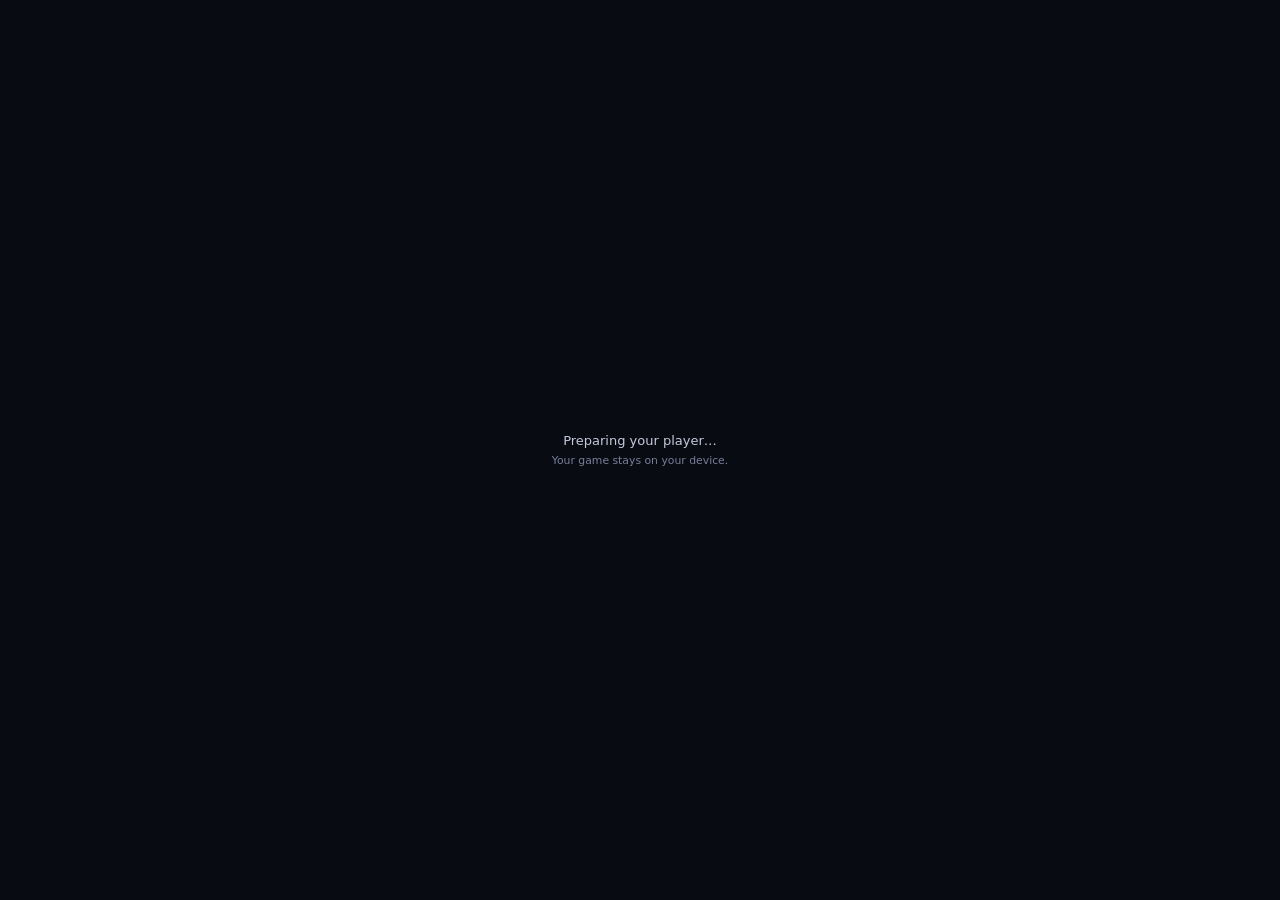
<file: play/runner.html>
<!doctype html><html lang="en"><head><meta charset="utf-8"><meta name="viewport" content="width=device-width,initial-scale=1"><title>PixelPort game player</title><style>html,body,#game{width:100%;height:100%;margin:0;overflow:hidden;background:#090b12;color:#c5c9db;font:13px system-ui}#status{position:absolute;inset:0;display:grid;place-content:center;text-align:center;padding:25px;line-height:1.7}#status small{color:#777f9c}canvas{image-rendering:pixelated}body.smooth canvas{image-rendering:auto}</style><script src="runner.js" type="module"></script></head><body><div id="status">Preparing your player…<small>Your game stays on your device.</small></div><div id="game"></div></body></html>
</file>
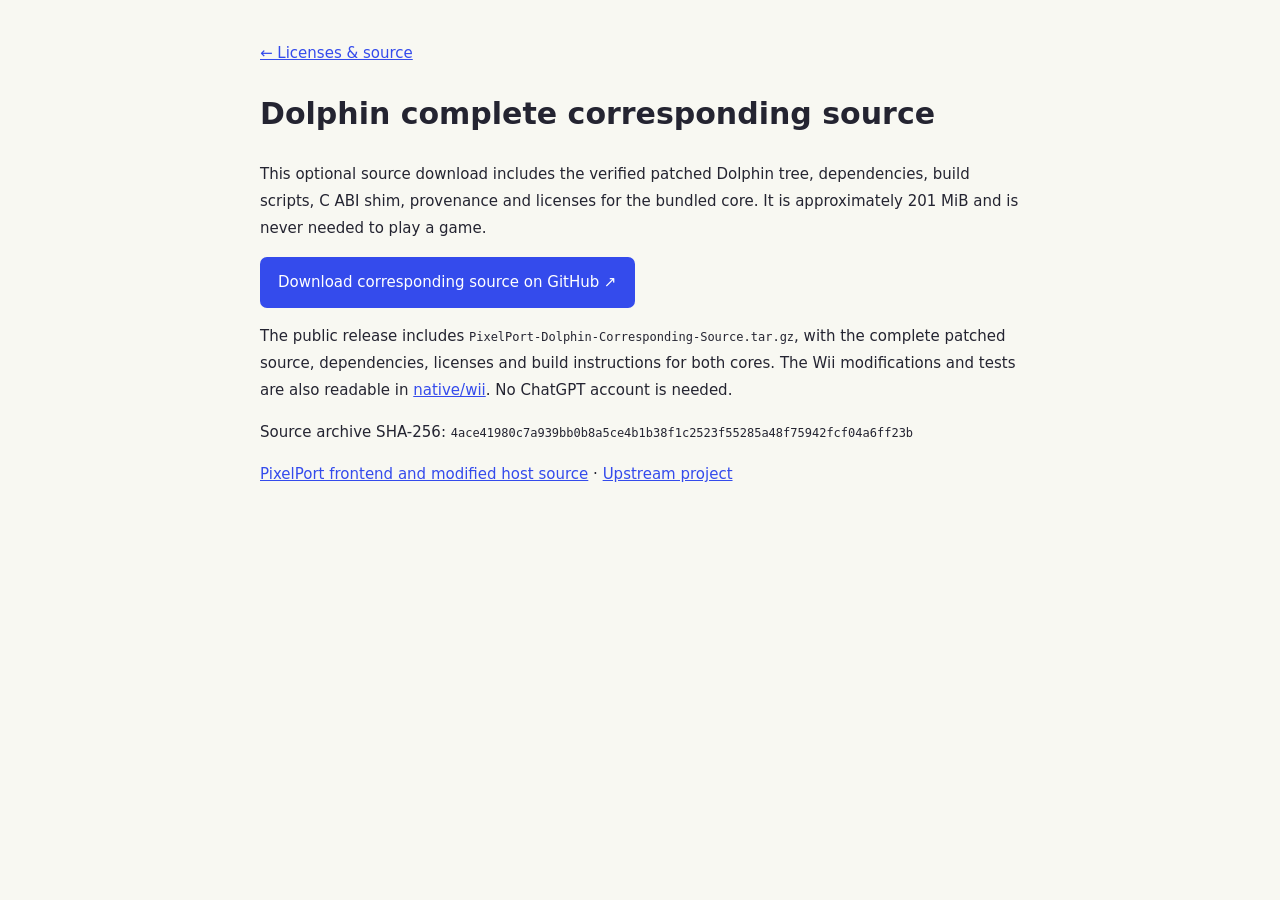
<file: play/licenses/source-download.html>
<!doctype html><html lang="en"><head><meta charset="utf-8"><meta name="viewport" content="width=device-width,initial-scale=1"><title>Dolphin source — PixelPort</title><style>body{font:15px/1.8 system-ui;background:#f8f8f2;color:#242431;max-width:760px;margin:auto;padding:40px 24px}a{color:#344bec}code{overflow-wrap:anywhere;font-size:12px}.download{display:inline-block;background:#344bec;color:white;padding:12px 18px;border-radius:7px;text-decoration:none}</style></head><body><a href="index.html">← Licenses & source</a><h1>Dolphin complete corresponding source</h1><p>This optional source download includes the verified patched Dolphin tree, dependencies, build scripts, C ABI shim, provenance and licenses for the bundled core. It is approximately 201 MiB and is never needed to play a game.</p><a class="download" href="https://github.com/FiremapleJumper/PIXELPORT-Join/releases/tag/v0.2.0-wii-input-alpha" target="_blank" rel="noopener">Download corresponding source on GitHub ↗</a><p>The public release includes <code>PixelPort-Dolphin-Corresponding-Source.tar.gz</code>, with the complete patched source, dependencies, licenses and build instructions for both cores. The Wii modifications and tests are also readable in <a href="https://github.com/FiremapleJumper/PIXELPORT-Join/tree/main/native/wii">native/wii</a>. No ChatGPT account is needed.</p><p>Source archive SHA-256: <code>4ace41980c7a939bb0b8a5ce4b1b38f1c2523f55285a48f75942fcf04a6ff23b</code></p><p><a href="https://github.com/FiremapleJumper/PIXELPORT-Join/archive/refs/heads/main.zip">PixelPort frontend and modified host source</a> · <a href="https://github.com/dougchansan/wasm-dolphin">Upstream project</a></p></body></html>
</file>
<file: play/style.css>
@import url('https://fonts.googleapis.com/css2?family=DM+Sans:wght@400;450;500;550;600;650;700&family=Space+Grotesk:wght@400;500;600;700&display=swap');
:root{--blue:#344bec;--ink:#242431;--muted:#858590;--paper:#f8f8f2;--line:#e5e5dc;--radius:12px;--heading:'Space Grotesk',sans-serif;--body:'DM Sans',sans-serif}*{box-sizing:border-box}body{margin:0;background:var(--paper);color:var(--ink);font:14px var(--body)}button,a,input,select{font:inherit}button,a{-webkit-tap-highlight-color:transparent}button{cursor:pointer}button{color:inherit}button:disabled{cursor:wait;opacity:.6}a{color:var(--blue)}button:focus-visible,a:focus-visible,input:focus-visible,select:focus-visible{outline:3px solid #f3a55f;outline-offset:4px}button svg,[data-icon] svg{display:block;width:20px;height:20px}button{border:0;background:none}button:hover{filter:brightness(.96)}[hidden]{display:none!important}.sidebar{position:fixed;inset:0 auto 0 0;width:230px;background:#fffef9;border-right:1px solid var(--line);padding:34px 21px 20px;display:flex;flex-direction:column;z-index:10}.brand{display:flex;align-items:center;gap:9px;color:var(--ink);font:700 29px var(--heading);text-decoration:none;letter-spacing:-1.7px}.brand-dot{color:var(--blue)}.brand-icon{display:flex;align-items:center;justify-content:center;color:white;background:var(--blue);border-radius:11px;width:38px;height:35px}.brand-icon svg{width:25px;height:25px}.sidebar-sub{font-size:8px;letter-spacing:1.4px;margin:13px 0 34px;color:#85858f;white-space:nowrap}.nav-home{width:100%;display:flex;align-items:center;gap:12px;padding:13px 14px;border-radius:8px;font-weight:650;font-size:13px}.nav-home.active{color:var(--blue);background:#eceefd}.new-dot{width:6px;height:6px;border-radius:50%;background:var(--blue);margin-left:auto}.nav-label{font-size:10px;font-weight:600;letter-spacing:1.4px;color:#94949d;display:flex;justify-content:space-between;margin:32px 13px 14px}.nav-label span{font-size:9px;letter-spacing:0;background:#f0f0ea;border-radius:4px;padding:1px 4px}.systems-nav{display:flex;flex-direction:column;gap:3px}.system-link{display:flex;align-items:center;gap:12px;text-align:left;border-radius:7px;padding:10px 12px;font-size:12px;color:#73737f;min-height:36px}.system-link:hover{background:#f4f4ee}.system-link.selected{color:var(--ink);background:#f0f0e9;font-weight:650}.system-link .console-dot{width:7px;height:7px;opacity:.8}.nav-lab{margin-left:auto;font-size:8px;letter-spacing:.5px;color:#9a8d78;border:1px solid #e8e0d5;border-radius:4px;padding:1px 4px}.sidebar-bottom{margin-top:auto;padding-top:28px}.sidebar-bottom>button{display:flex;width:100%;align-items:center;gap:10px;font-size:11px;color:#777782;padding:11px 9px}.sidebar-bottom svg{width:17px;height:17px}.arrow{margin-left:auto}.local-note{font-size:9px;color:#9999a0;margin:20px 4px 0;display:flex;align-items:center;gap:6px}.local-note>span{background:#6b9e7f;width:5px;height:5px;border-radius:50%}main{margin-left:230px}.topbar{height:80px;display:flex;align-items:center;justify-content:space-between;padding:0 45px;border-bottom:1px solid var(--line)}.breadcrumb{display:flex;align-items:center;gap:12px;font-size:11px;color:#888893}.breadcrumb svg{width:15px;height:15px}.breadcrumb>#breadcrumbSystem{color:#363640}.slash{color:#c4c4c7}.header-right{display:flex;gap:24px;align-items:center}.gamepad-status{display:flex;gap:7px;align-items:center;font-size:10px;color:#797984}.gamepad-status svg{width:17px;height:17px}.icon-button{padding:7px;display:flex;align-items:center;justify-content:center;border-radius:6px}.icon-button:hover{background:#ebebe4}.content{max-width:1260px;margin:auto;padding:37px 45px 0}.intro{display:flex;align-items:center;justify-content:space-between;padding-bottom:31px}.eyebrow{font-size:9px;letter-spacing:1.6px;color:#7a7a84;display:flex;gap:7px;align-items:center}.eyebrow>span{height:5px;width:5px;border-radius:1px;background:var(--blue)}h1{font:600 clamp(34px,3.1vw,46px)/1.1 var(--heading);letter-spacing:-2px;margin:15px 0 15px}h1>span{color:var(--blue)}.intro p{font-size:12px;color:#80808b;line-height:1.8;margin:0}.intro-sticker{width:124px;height:128px;background:#eeefdf;border:1px solid #e2e3d0;border-radius:18px;transform:rotate(8deg);margin:7px 36px 0 20px;display:flex;flex-direction:column;justify-content:center;align-items:center;position:relative;box-shadow:4px 4px 0 #e7e8d9}.sticker-controller{transform:rotate(-20deg);color:#5c6552}.sticker-controller svg{width:59px;height:50px}.intro-sticker>span{font:600 10px/1.4 var(--heading);letter-spacing:1px;text-align:center;transform:rotate(-3deg)}.sticker-star{position:absolute;top:-16px;right:-15px;color:#df9271;font-size:40px;transform:rotate(10deg)}.section-heading{display:flex;justify-content:space-between;align-items:center;margin-bottom:13px;gap:16px}h2{font:600 16px var(--heading);letter-spacing:-.4px;margin:0}.subtle{font-size:10px;color:#94949b}.player-card{border:1px solid #dcdcd6;border-radius:var(--radius);overflow:hidden;background:#fffef9;box-shadow:0 3px 0 #edede5}.player-toolbar{padding:12px 17px;display:flex;align-items:center;justify-content:space-between;gap:10px;min-height:52px}.system-now{display:flex;align-items:center;gap:9px;min-width:0}.system-now strong{font-size:11px;font-weight:600;overflow:hidden;text-overflow:ellipsis;white-space:nowrap}.console-dot{width:7px;height:7px;border-radius:50%;background:#e06659;flex-shrink:0}.mini-badge{font-size:8px;color:#8c8c94;background:#efefe9;padding:4px 5px;border-radius:4px;letter-spacing:.7px;white-space:nowrap}.toolbar-actions{display:flex;gap:10px;align-items:center}.toolbar-actions svg{width:16px;height:16px}.screen{position:relative;min-height:337px;background:#1c2233;display:flex;flex-direction:column;color:#eeeff9;overflow:hidden}.screen-grid{position:absolute;inset:0;background-image:linear-gradient(#ffffff03 1px,transparent 1px),linear-gradient(90deg,#ffffff03 1px,transparent 1px);background-size:24px 24px;mask-image:linear-gradient(90deg,#000,transparent 40%,transparent 60%,#000)}.screen-status{display:flex;align-items:center;gap:6px;position:absolute;left:22px;right:22px;top:17px;font:9px monospace;letter-spacing:1.4px;color:#8e94a4;z-index:1;pointer-events:none}.standby-dot{width:5px;height:5px;border-radius:50%;background:#b7c7a4}.screen-corner{margin-left:auto;color:#555e74}.empty-state{margin:auto;z-index:1;text-align:center;padding:40px 20px 35px}.empty-state h3{font:500 19px var(--heading);letter-spacing:-.4px;margin:13px 0 9px}.empty-state p{font-size:11px;color:#9096a8;margin:0 0 21px}.primary-button{display:inline-flex;align-items:center;justify-content:center;gap:10px;background:var(--blue);color:#fff;padding:12px 15px;border-radius:7px;font-size:11px;font-weight:600;box-shadow:0 3px 0 #2131aa}.primary-button svg{width:17px;height:17px}.primary-button:hover{background:#4359fd}.button-key{margin-left:16px;color:#c1caff;font-size:17px;line-height:12px}.format-label{display:block;font:9px monospace;color:#686f84;margin-top:16px}.screen-bottom{position:absolute;left:22px;right:22px;bottom:16px;display:flex;justify-content:space-between;font:8px monospace;letter-spacing:1.1px;color:#606980;pointer-events:none}.cartridge-art{width:70px;margin:0 auto}.cartridge-art svg{width:70px;height:68px}.player-footer{min-height:47px;display:flex;align-items:center;justify-content:space-between;gap:10px;padding:8px 17px}.footer-hint{display:flex;align-items:center;gap:6px;color:#95959e;font-size:9px}.footer-hint svg{width:13px;height:13px}.text-button{display:flex;align-items:center;gap:6px;font-size:10px;color:#777783;padding:4px 0}.text-button:hover{color:var(--blue)}.text-button svg{width:15px;height:15px}.text-button>span:last-child{margin-left:6px}.console-section{margin-top:29px}.heading-inline{display:flex;align-items:center;gap:9px}.count-pill{font-size:8px;border:1px solid #ddddd5;border-radius:5px;padding:3px 6px;color:#98989e}.filter-tabs{display:flex;gap:3px;background:#ecece5;padding:3px;border-radius:6px}.filter-tabs button{font-size:9px;padding:5px 10px;border-radius:4px;color:#8a8a91}.filter-tabs button.active{color:#42424d;background:#fffef9;box-shadow:0 1px 3px #0000000b}.console-grid{display:grid;grid-template-columns:repeat(5,minmax(0,1fr));gap:10px}.console-card{background:#fffef9;border:1px solid #e0e0d7;border-radius:9px;text-align:left;padding:12px 13px 10px;position:relative;transition:transform .18s,border-color .18s;min-width:0}.console-card:hover{transform:translateY(-3px);border-color:#acb5fa}.console-card.selected{border-color:#8f9cf6;box-shadow:0 0 0 1px #c7cdfd}.console-visual{height:64px;display:flex;align-items:center;justify-content:center;background:var(--tint,#f1eee8);border-radius:5px;margin-bottom:11px}.console-visual svg{width:96px;height:57px}.console-card strong{font:600 11px var(--heading);display:block;letter-spacing:-.15px}.console-card small{font-size:8px;color:#9c9ca1;display:block;margin-top:4px}.card-bottom{display:flex;align-items:center;justify-content:space-between;margin-top:10px;font-size:8px;color:#99999f}.card-status{display:flex;align-items:center;gap:4px}.card-status:before{content:'';width:4px;height:4px;background:#7a9d77;border-radius:50%}.card-status.lab{color:#b18d50}.card-status.lab:before{background:#d2ab65}.card-arrow{color:#b7b7bc}.selected .card-arrow{color:var(--blue)}.system-note{font-size:11px;line-height:1.65;padding:12px 15px;background:#fff5df;border:1px solid #eddfb7;border-radius:7px;color:#947242;margin-top:12px}.system-note a{color:inherit}.page-footer{margin:28px 0 0;padding:19px 0 24px;border-top:1px solid var(--line);display:flex;justify-content:space-between;align-items:center;color:#99999f;font-size:9px;gap:15px}.pixel-spark{font-size:14px;color:#8d9b75;margin-right:7px}.feedback{background:#eef0ff;border:1px solid #cbd2ff;color:#35428f;font-size:12px;line-height:1.6;padding:12px 15px;border-radius:8px;margin-top:12px}.feedback.error{color:#a64e39;background:#fff0e9;border-color:#eed4c8}.drop-overlay{position:absolute;inset:0;z-index:20;display:flex;flex-direction:column;gap:15px;align-items:center;justify-content:center;background:#2a3abcF5;border:3px dashed #a7b2ff}.drop-overlay svg{width:45px;height:45px}.drop-overlay strong{font:500 25px var(--heading)}.drop-overlay>span:last-child{font-size:12px;color:#c8ceff}.runner-wrap{z-index:3;position:relative;height:480px;background:#090b12;width:100%}.runner-wrap iframe{width:100%;height:100%;border:0;display:block;background:#090b12}.player-card:fullscreen{display:flex;flex-direction:column;background:#141821}.player-card:fullscreen .screen{flex:1;min-height:0}.player-card:fullscreen .runner-wrap{height:100%;position:absolute;inset:0}.player-card:fullscreen .player-toolbar,.player-card:fullscreen .player-footer{background:var(--paper)}.recent-section{margin-top:25px}.recent-list{display:flex;flex-wrap:wrap;gap:8px}.recent-item{display:flex;align-items:center;gap:9px;background:#fffef9;border:1px solid var(--line);padding:10px 13px;border-radius:7px;max-width:100%;font-size:11px;text-align:left}.recent-item>span:nth-child(2){overflow:hidden;text-overflow:ellipsis;white-space:nowrap;max-width:250px}.recent-item small{color:#95959e;font-size:8px}.tiny-text{font-size:10px;color:#93939b;line-height:1.65}dialog{background:#fffef9;border:1px solid #deded5;border-radius:15px;width:min(570px,calc(100% - 32px));padding:25px;box-shadow:0 25px 100px #10162e40;max-height:85vh;color:var(--ink)}dialog::backdrop{background:#161a2b80;backdrop-filter:blur(4px)}.dialog-header{display:flex;justify-content:space-between;align-items:center;gap:12px;margin-bottom:17px}.dialog-header h2{font-size:22px}.dialog-body p,#dialogBody p,#dialogBody li{font-size:12px;line-height:1.8;color:#767680}#dialogBody h3{font:600 14px var(--heading);margin:22px 0 9px}#dialogBody table{width:100%;border-collapse:collapse;font-size:11px}#dialogBody td,#dialogBody th{padding:9px 6px;text-align:left;border-bottom:1px solid var(--line);line-height:1.6}#dialogBody th{color:#8d8d96;font-weight:500}kbd{font:10px monospace;background:#efefe7;border:1px solid #dcdcd3;border-bottom-width:2px;border-radius:4px;padding:3px 5px;white-space:nowrap}.setting-row{display:flex;align-items:center;justify-content:space-between;gap:15px;padding:13px 0;border-bottom:1px solid var(--line);font-size:12px}.setting-row select{border:1px solid var(--line);border-radius:6px;padding:7px;background:#f9f9f3;font-size:11px}.setting-row input[type=range]{width:125px;accent-color:var(--blue)}.dialog-link{display:block;margin-top:12px;font-size:12px}.bios-name{font-size:10px;color:#777782;overflow-wrap:anywhere}#dialogBody .primary-button{margin-top:12px}.empty-match{color:var(--muted);font-size:12px;padding:30px;grid-column:1/-1}
@media(min-width:1500px){.content{padding-top:46px}.screen{min-height:370px}.intro{padding-bottom:38px}.console-visual{height:76px}.console-card{padding:14px}.topbar{padding-left:60px;padding-right:60px}}
@media(max-width:1100px){.sidebar{width:200px;padding:29px 16px 17px}.brand{font-size:27px}.sidebar-sub{font-size:7px;letter-spacing:1px}main{margin-left:200px}.topbar{padding:0 28px;height:69px}.content{padding:29px 28px 0}.intro-sticker{margin-right:12px;width:104px;height:113px}.console-grid{gap:8px}.console-card{padding:9px}.console-card strong{font-size:10px}.console-visual{height:55px}.console-visual svg{width:77px}.console-card small{font-size:7px}.system-now strong{font-size:10px}.intro p{font-size:11px}.screen{min-height:320px}}
@media(max-width:800px){.sidebar{width:176px;padding:25px 12px 17px}.brand{font-size:24px;gap:6px}.brand-icon{width:30px;height:30px;border-radius:8px}.brand-icon svg{width:21px}.sidebar-sub{font-size:6px;letter-spacing:.9px}.system-link{font-size:11px;padding:9px 10px;gap:9px}.sidebar-bottom>button{font-size:9px}.local-note{font-size:7px}main{margin-left:176px}.content{padding:27px 22px 0}.topbar{padding:0 22px}.intro-sticker{display:none}.console-grid{grid-template-columns:repeat(3,minmax(0,1fr))}.screen{min-height:315px}h1{font-size:36px}.subtle{display:none}.footer-hint{font-size:8px}.header-right{gap:12px}.gamepad-status{font-size:9px}.console-card:nth-child(n+7){display:block}.page-footer{align-items:flex-start}.page-footer>span{max-width:180px;line-height:1.8}.player-footer .text-button{font-size:9px;white-space:nowrap}}
@media(max-width:600px){.sidebar{position:relative;width:100%;height:auto;padding:16px 19px 0;display:block;border-right:0;border-bottom:1px solid var(--line)}.brand{font-size:27px}.brand-icon{height:32px;width:35px}.sidebar-sub,.sidebar>.nav-label,.sidebar-bottom,.sidebar>nav:first-of-type{display:none}.systems-nav{flex-direction:row;gap:4px;overflow-x:auto;padding:14px 0 12px;scrollbar-width:none}.system-link{flex-shrink:0;padding:8px 10px;border:1px solid #e8e8de;font-size:10px;min-height:31px;background:#f8f8f2}.system-link.selected{border-color:#b5befa;color:var(--blue);background:#eef0ff}.system-link .nav-lab{display:none}.system-link .console-dot{width:5px;height:5px}.sidebar .brand:after{content:'YOUR BROWSER ARCADE';margin-left:auto;letter-spacing:1px;font:8px var(--body);color:#96969c}main{margin-left:0}.topbar{height:49px;padding:0 20px}.breadcrumb{font-size:9px;gap:8px}.gamepad-status{font-size:8px}.gamepad-status svg{width:14px}.icon-button svg{width:16px;height:16px}.content{padding:26px 18px 0}.intro{padding-bottom:27px}.eyebrow{font-size:8px;letter-spacing:1.4px}h1{font-size:36px;margin:14px 0;letter-spacing:-1.7px}.intro p{font-size:11px}.desktop-break{display:none}.section-heading h2{font-size:15px}.player-toolbar{padding:10px 12px}.system-now{gap:7px}.system-now strong{max-width:220px;font-size:10px}.mini-badge{font-size:7px}.screen{min-height:320px}.screen-status{font-size:7px;left:15px;right:15px}.empty-state{padding:44px 10px 35px}.empty-state h3{font-size:16px}.empty-state p{font-size:10px}.empty-state .primary-button{font-size:11px}.player-footer{padding:10px 12px;align-items:flex-start;gap:9px}.footer-hint{font-size:8px;line-height:1.6;max-width:185px}.footer-hint svg{width:12px;flex-shrink:0}.player-footer .text-button{font-size:8px}.player-footer .text-button svg{display:none}.screen-bottom{font-size:7px;left:15px;right:15px}.console-grid{grid-template-columns:repeat(2,minmax(0,1fr));gap:10px}.console-card{padding:11px}.console-card strong{font-size:12px}.console-card small{font-size:9px}.console-visual{height:71px}.console-visual svg{width:105px;height:62px}.card-bottom{font-size:9px}.console-section{margin-top:25px}.runner-wrap{height:520px}.toolbar-actions{gap:4px}.toolbar-actions .text-button{font-size:8px}.toolbar-actions .text-button svg{display:none}.page-footer{font-size:8px}.page-footer .text-button{font-size:9px;white-space:nowrap}.screen-corner{font-size:6px}.count-pill{font-size:7px}.filter-tabs button{font-size:8px;padding:5px 8px}}
@media(prefers-reduced-motion:reduce){*{transition:none!important;animation:none!important}}

.demo-button{display:block;margin:15px auto 0;color:#979fba;font-size:9px;padding:3px}.demo-button:hover{color:#d9dfff}.demo-button+.format-label{margin-top:10px}
.multiplayer-panel{margin-top:23px;background:#fffef9;border:1px solid #dcdcd4;border-radius:12px;padding:22px}.multiplayer-columns{display:grid;grid-template-columns:1fr 1fr;gap:28px}.multiplayer-columns>div+div{border-left:1px solid var(--line);padding-left:27px}.multiplayer-panel h3{font:600 18px var(--heading);letter-spacing:-.5px;margin:10px 0}.multiplayer-panel p{font-size:11px;line-height:1.8;color:#85858e}.multiplayer-panel .tiny-text{font-size:9px;line-height:1.8}.multiplayer-label{font-size:8px;letter-spacing:1.6px;color:#8b8ba1;margin-top:10px}.player-keys{font-size:11px;width:100%;text-align:left;border-collapse:collapse;margin:16px 0}.player-keys td,.player-keys th{padding:7px;border-bottom:1px solid var(--line)}.player-keys th{font-size:9px;color:#9b9ba3;font-weight:500}.multiplayer-actions{display:flex;gap:9px;margin:16px 0}.secondary-button{font-size:11px;border:1px solid #d9dced;border-radius:6px;background:#f1f2fa;color:#59628b;padding:9px 12px}.room-label{display:block;font-size:8px;letter-spacing:1px;color:#8b8b99;margin:15px 0 7px}.room-input-row{display:flex;gap:7px}.room-input-row input{min-width:0;flex:1;border:1px solid #dcdde8;border-radius:6px;font:11px monospace;padding:10px;background:#fcfcf9;color:#3b477f}.online-status{color:#344bec!important;overflow-wrap:anywhere}.guest-download{font-size:10px}.remote-toolbar{display:flex;align-items:center;justify-content:space-between;gap:12px;font-size:9px;color:#8b8b99;padding:10px 0}.remote-toolbar span{line-height:1.7}#remoteVideo{width:100%;max-height:65vh;background:#111522;display:block;border-radius:8px;margin-top:22px;outline-color:var(--blue)}.player-footer{flex-wrap:wrap}@media(max-width:800px){.multiplayer-columns{grid-template-columns:1fr;gap:15px}.multiplayer-columns>div+div{border-left:0;border-top:1px solid var(--line);padding:15px 0 0}.multiplayer-panel{padding:18px}.remote-toolbar{flex-wrap:wrap}}

.patch-grid{display:grid;grid-template-columns:1.1fr 1fr;gap:30px}.patch-grid input[type=file]{display:block;width:100%;max-width:100%;font-size:11px;margin:10px 0}.patch-guidance{border-left:1px solid var(--line);padding-left:28px}.patch-results{margin-top:16px;display:flex;flex-wrap:wrap;gap:9px}.patch-results[hidden]{display:none}.patch-error{color:#a64e39!important}.patch-grid button:disabled{opacity:.55;cursor:wait}.patch-grid [data-status]{overflow-wrap:anywhere}@media(max-width:800px){.patch-grid{grid-template-columns:1fr}.patch-guidance{border-left:0;border-top:1px solid var(--line);padding:15px 0 0}}

.patch-select{display:block;width:100%;max-width:100%;border:1px solid #d9dced;border-radius:7px;background:#fcfcf9;color:var(--ink);font:12px var(--body);padding:11px 9px}.patch-mod-info{padding:0 12px 12px;background:#f1f3fb;border-radius:7px;margin:12px 0 18px;overflow-wrap:anywhere}.patch-mod-info a{font-size:10px}.patch-grid select:disabled{opacity:.55}
</file>
<file: play/dolphin/src/styles.css>
:root {
  --aspect-w: 4;
  --aspect-h: 3;
  color-scheme: dark;
  --bg: #111312;
  --surface: #1d201b;
  --surface-2: #252923;
  --cabinet: #3a3d36;
  --cabinet-dark: #232722;
  --glass: #050706;
  --line: #46493f;
  --line-soft: rgba(255, 255, 255, 0.1);
  --text: #f2eee2;
  --muted: #aaa79a;
  --dim: #737064;
  --green: #73d18b;
  --amber: #e7b75a;
  --red: #e2655d;
  --blue: #8ab8d9;
  --button: #2e312b;
  --button-hover: #3b4036;
  --focus: #e7b75a;
}

* {
  box-sizing: border-box;
}

[hidden] {
  display: none !important;
}

html,
body {
  min-height: 100%;
}

body {
  margin: 0;
  background:
    linear-gradient(180deg, #181a16 0%, var(--bg) 38%, #0f1110 100%);
  color: var(--text);
  font-family:
    Inter, ui-sans-serif, system-ui, -apple-system, BlinkMacSystemFont, "Segoe UI",
    sans-serif;
  letter-spacing: 0;
}

button,
input,
select {
  font: inherit;
}

button,
.file-button,
select {
  border: 1px solid var(--line);
  border-radius: 6px;
  background: var(--button);
  color: var(--text);
}

button,
.file-button {
  cursor: pointer;
  min-height: 38px;
  padding: 0 13px;
  display: inline-flex;
  align-items: center;
  justify-content: center;
  gap: 8px;
  transition:
    background 120ms ease,
    border-color 120ms ease,
    transform 120ms ease;
}

button:hover,
.file-button:hover,
select:hover {
  background: var(--button-hover);
  border-color: #69604f;
}

button:active,
.file-button:active {
  transform: translateY(1px);
}

button:focus-visible,
.file-button:focus-within,
select:focus-visible,
input:focus-visible {
  outline: 2px solid var(--focus);
  outline-offset: 2px;
}

button.active {
  border-color: rgba(115, 209, 139, 0.65);
  color: var(--green);
  background: rgba(115, 209, 139, 0.11);
}

select {
  width: 100%;
  min-height: 36px;
  padding: 0 10px;
}

code {
  color: var(--amber);
  font-size: 0.92em;
}

h1,
h2,
p {
  margin: 0;
}

.app-shell {
  min-height: 100vh;
  display: grid;
  grid-template-rows: auto 1fr;
}

.topbar {
  min-height: 66px;
  border-bottom: 1px solid var(--line);
  background: rgba(17, 19, 18, 0.96);
  display: flex;
  align-items: center;
  justify-content: space-between;
  gap: 16px;
  padding: 11px 24px;
}

.brand {
  display: flex;
  align-items: center;
  gap: 12px;
  min-width: 0;
}

.mark {
  width: 34px;
  height: 34px;
  border-radius: 7px;
  background:
    linear-gradient(135deg, transparent 48%, rgba(0, 0, 0, 0.3) 49% 51%, transparent 52%),
    linear-gradient(135deg, var(--green), var(--amber));
  box-shadow: 0 0 0 1px rgba(255, 255, 255, 0.08) inset;
  flex: 0 0 auto;
}

h1 {
  font-size: 1.34rem;
  line-height: 1.05;
}

.brand p {
  color: var(--muted);
  margin-top: 3px;
  font-size: 0.86rem;
}

.topbar-actions {
  display: flex;
  align-items: center;
  gap: 8px;
}

.status-pill {
  border: 1px solid rgba(115, 209, 139, 0.36);
  border-radius: 999px;
  color: var(--green);
  background: rgba(115, 209, 139, 0.08);
  padding: 7px 12px;
  font-size: 0.86rem;
  white-space: nowrap;
}

.status-pill.paused {
  color: var(--amber);
  border-color: rgba(231, 183, 90, 0.36);
  background: rgba(231, 183, 90, 0.1);
}

.status-pill.error {
  color: var(--red);
  border-color: rgba(226, 101, 93, 0.42);
  background: rgba(226, 101, 93, 0.12);
}

.icon-button {
  min-width: 46px;
  padding: 0 10px;
  font-size: 0.78rem;
  font-weight: 800;
  text-transform: uppercase;
  white-space: nowrap;
}

.workspace {
  display: grid;
  grid-template-columns: minmax(0, 1fr) 372px;
  min-height: 0;
}

.play-area {
  min-width: 0;
  min-height: 0;
  align-self: start;
  display: grid;
  grid-template-rows: minmax(0, 1fr) auto auto;
  gap: 12px;
  padding: 20px 24px 18px;
}

.crt-set {
  position: relative;
  align-self: start;
  justify-self: center;
  /* Fit to whichever dimension runs out first, live: the width the available
     height allows at the chosen ratio, or the column width. Both terms are
     relative units, so dragging the window resizes the console continuously
     with no JS. The 1.32 fudge this replaced was 4:3 baked in, which meant
     16:9 could not use the extra width. --crt-chrome is the header, LCD strip
     and footer that sit outside the picture. */
  width: min(100%, calc((100dvh - var(--crt-chrome, 210px)) * var(--aspect-w, 4) / var(--aspect-h, 3)));
  /* No fixed cap: at 16:9 the console should be free to fill a wide window. */
  max-width: 100%;
  min-width: min(100%, 360px);
  border: 1px solid #56503f;
  border-radius: 8px;
  background:
    linear-gradient(180deg, rgba(255, 255, 255, 0.07), transparent 20%),
    var(--cabinet);
  box-shadow:
    0 22px 70px rgba(0, 0, 0, 0.42),
    0 0 0 1px rgba(0, 0, 0, 0.4) inset;
  padding: 18px 18px 12px;
}

.crt-set.dragging {
  border-color: var(--amber);
  box-shadow:
    0 22px 70px rgba(0, 0, 0, 0.42),
    0 0 0 2px rgba(231, 183, 90, 0.38) inset;
}

.crt-bezel {
  border: 1px solid #181814;
  border-radius: 8px;
  background:
    linear-gradient(135deg, rgba(255, 255, 255, 0.08), transparent 18%),
    var(--cabinet-dark);
  padding: 18px;
}

.screen-viewport {
  position: relative;
  /* Driven by the aspect selector; fullscreen reuses the same numbers to
     compute a fit against the real display. */
  aspect-ratio: var(--aspect-w, 4) / var(--aspect-h, 3);
  border: 2px solid #080908;
  border-radius: 8px;
  background: var(--glass);
  overflow: hidden;
  box-shadow:
    0 0 34px rgba(0, 0, 0, 0.55) inset,
    0 0 0 1px rgba(255, 255, 255, 0.07);
}

canvas {
  display: block;
  width: 100%;
  height: 100%;
  image-rendering: auto;
  background: #050505;
}

.blank-probe-notice {
  position: absolute;
  left: 50%;
  top: 50%;
  z-index: 3;
  width: min(76%, 560px);
  transform: translate(-50%, -50%);
  border: 1px solid rgba(231, 183, 90, 0.72);
  border-radius: 8px;
  background: rgba(20, 16, 7, 0.92);
  color: var(--amber);
  padding: 14px 18px;
  font-size: clamp(0.82rem, 2vw, 1.05rem);
  font-weight: 700;
  line-height: 1.4;
  text-align: center;
  pointer-events: none;
}

.scanlines {
  position: absolute;
  inset: 0;
  pointer-events: none;
  background:
    linear-gradient(180deg, rgba(255, 255, 255, 0.025), transparent 18%, rgba(0, 0, 0, 0.12)),
    repeating-linear-gradient(
      180deg,
      rgba(255, 255, 255, 0.018) 0,
      rgba(255, 255, 255, 0.018) 1px,
      transparent 1px,
      transparent 6px
    );
  opacity: 0.12;
  mix-blend-mode: screen;
}

.screen-osd {
  position: absolute;
  left: 10px;
  top: 10px;
  z-index: 2;
  max-width: calc(100% - 20px);
  display: flex;
  flex-wrap: wrap;
  gap: 5px;
  pointer-events: none;
}

.screen-osd span {
  min-height: 24px;
  border: 1px solid rgba(255, 255, 255, 0.14);
  border-radius: 5px;
  background: rgba(4, 6, 5, 0.68);
  color: #dfe8d7;
  display: inline-flex;
  align-items: center;
  gap: 5px;
  padding: 3px 7px;
  font-size: 0.75rem;
  font-variant-numeric: tabular-nums;
  text-shadow: 0 1px 0 rgba(0, 0, 0, 0.7);
}

.screen-osd strong {
  color: var(--green);
}

.drop-badge {
  position: absolute;
  right: 10px;
  bottom: 10px;
  z-index: 2;
  border: 1px solid rgba(255, 255, 255, 0.16);
  border-radius: 999px;
  background: rgba(4, 6, 5, 0.74);
  color: var(--muted);
  padding: 6px 10px;
  font-size: 0.82rem;
  pointer-events: none;
}

/* The transport now lives in this row, between the power light and the volume
   dial, so the keys read as part of the console rather than a toolbar parked
   under it. The speaker grille is gone -- the keys occupy that span. */
.crt-footer {
  min-height: 42px;
  display: grid;
  /* power light | transport (flexes) | aspect | volume dial */
  grid-template-columns: 18px minmax(0, 1fr) auto auto;
  align-items: center;
  gap: 12px;
  padding-top: 11px;
}

.power-light {
  width: 10px;
  height: 10px;
  border-radius: 50%;
  background: var(--green);
  box-shadow: 0 0 12px rgba(115, 209, 139, 0.75);
  justify-self: center;
}

.speaker-grille {
  height: 20px;
  border-radius: 5px;
  opacity: 0.72;
  background:
    repeating-linear-gradient(
      90deg,
      rgba(0, 0, 0, 0.42) 0,
      rgba(0, 0, 0, 0.42) 2px,
      transparent 2px,
      transparent 9px
    );
}

.control-knobs {
  display: inline-flex;
  gap: 9px;
}

.control-knobs i {
  width: 28px;
  height: 28px;
  border: 1px solid #181814;
  border-radius: 50%;
  background:
    linear-gradient(90deg, transparent 45%, rgba(0, 0, 0, 0.38) 45% 55%, transparent 55%),
    #4a4d43;
  box-shadow: 0 1px 0 rgba(255, 255, 255, 0.1) inset;
}

/* Was a 6-column grid sized for text labels, which stretched the icon keys
   across the full width. Icons want intrinsic width; only the labelled
   "Open disc" key earns extra room. */
.transport {
  display: flex;
  flex-wrap: wrap;
  gap: 8px;
}

.file-button {
  position: relative;
  /* No overflow:hidden -- it clipped the hover tooltip, which is why the
     upload-state key had no bubble. The file input inside is already
     absolutely positioned at opacity 0, so nothing needs clipping. */
  white-space: nowrap;
}

.file-button input {
  position: absolute;
  inset: 0;
  opacity: 0;
  pointer-events: none;
}

.touch-controls {
  display: none;
  grid-template-columns: 1fr 1fr;
  gap: 16px;
  align-items: center;
}

.touch-dpad {
  display: grid;
  grid-template-columns: repeat(3, 52px);
  grid-template-rows: repeat(3, 48px);
  gap: 6px;
}

.touch-dpad button[data-touch-button="D_UP"] {
  grid-column: 2;
}

.touch-dpad button[data-touch-button="D_LEFT"] {
  grid-column: 1;
  grid-row: 2;
}

.touch-dpad button[data-touch-button="D_RIGHT"] {
  grid-column: 3;
  grid-row: 2;
}

.touch-dpad button[data-touch-button="D_DOWN"] {
  grid-column: 2;
  grid-row: 3;
}

.touch-face {
  display: flex;
  justify-content: flex-end;
  gap: 10px;
}

.touch-face button {
  width: 58px;
  height: 58px;
  border-radius: 50%;
  padding: 0;
}

.keyboard-hint {
  margin: 0;
  color: var(--muted);
  font-size: 0.82rem;
}

.control-panel {
  border-left: 1px solid var(--line);
  background: rgba(32, 31, 26, 0.96);
  padding: 18px;
  overflow: auto;
  display: flex;
  flex-direction: column;
  gap: 18px;
}

.panel-block,
.settings-panel {
  border-bottom: 1px solid var(--line);
  padding-bottom: 18px;
}

.debug-panel {
  display: flex;
  flex-direction: column;
  gap: 18px;
}

.debug-panel .panel-block:last-child,
.control-panel > .panel-block:last-child,
.settings-panel:last-child {
  border-bottom: 0;
  padding-bottom: 0;
}

.section-heading {
  display: flex;
  align-items: center;
  justify-content: space-between;
  gap: 12px;
  margin-bottom: 10px;
}

h2 {
  font-size: 0.82rem;
  text-transform: uppercase;
  color: var(--muted);
  font-weight: 800;
  line-height: 1.1;
}

.section-heading span {
  color: var(--blue);
  font-size: 0.78rem;
  text-align: right;
  overflow-wrap: anywhere;
}

.game-title {
  font-size: 1.02rem;
  line-height: 1.25;
  overflow-wrap: anywhere;
}

.muted {
  color: var(--muted);
  margin-top: 8px;
  line-height: 1.45;
}

.compact {
  font-size: 0.88rem;
}

.setting-grid {
  display: grid;
  grid-template-columns: repeat(2, minmax(0, 1fr));
  gap: 10px;
}

.setting-grid label {
  display: grid;
  gap: 5px;
  min-width: 0;
}

.setting-grid label > span,
.switch-line span {
  color: var(--muted);
  font-size: 0.78rem;
  font-weight: 700;
}

.toggle-row {
  display: grid;
  grid-template-columns: repeat(2, minmax(0, 1fr));
  gap: 8px;
  margin-top: 12px;
}

.switch-line {
  min-height: 36px;
  display: flex;
  align-items: center;
  gap: 8px;
  border: 1px solid var(--line);
  border-radius: 6px;
  background: rgba(0, 0, 0, 0.12);
  padding: 0 10px;
}

.switch-line input {
  width: 16px;
  height: 16px;
  accent-color: var(--green);
}

.settings-actions {
  display: grid;
  grid-template-columns: 1fr 1fr;
  gap: 8px;
  margin-top: 12px;
}

.metric-row {
  min-height: 34px;
  display: flex;
  align-items: center;
  justify-content: space-between;
  gap: 16px;
  border-top: 1px solid rgba(255, 255, 255, 0.06);
}

.metric-row span {
  color: var(--muted);
}

.metric-row strong {
  font-variant-numeric: tabular-nums;
  text-align: right;
  overflow-wrap: anywhere;
  max-width: 62%;
}

.root-entry-list {
  display: grid;
  gap: 6px;
  margin-top: 10px;
}

.root-entry,
.root-entry-empty {
  min-height: 30px;
  border: 1px solid var(--line-soft);
  border-radius: 6px;
  background: rgba(255, 255, 255, 0.025);
  color: var(--muted);
  display: flex;
  align-items: center;
  justify-content: space-between;
  gap: 10px;
  padding: 5px 8px;
  font-size: 0.82rem;
}

.root-entry span {
  min-width: 0;
  overflow: hidden;
  text-overflow: ellipsis;
}

.root-entry strong {
  color: var(--blue);
  font-size: 0.78rem;
  white-space: nowrap;
}

.control-grid {
  display: grid;
  grid-template-columns: repeat(4, minmax(0, 1fr));
  gap: 8px;
}

.control-chip {
  min-height: 34px;
  border-radius: 6px;
  border: 1px solid var(--line);
  background: var(--surface-2);
  color: var(--muted);
  display: grid;
  place-items: center;
  padding: 0 4px;
  font-size: 0.78rem;
  font-weight: 800;
  text-align: center;
}

.control-chip.active {
  color: #08120b;
  background: var(--green);
  border-color: var(--green);
}

@media (max-width: 1120px) {
  .workspace {
    grid-template-columns: 1fr;
  }

  .control-panel {
    border-left: 0;
    border-top: 1px solid var(--line);
    display: grid;
    grid-template-columns: repeat(2, minmax(0, 1fr));
    align-items: start;
  }

  .debug-panel {
    grid-column: 1 / -1;
  }

  .crt-set {
    width: min(100%, 900px);
  }
}

@media (max-width: 760px) {
  .topbar {
    align-items: flex-start;
    padding: 10px 12px;
  }

  .topbar-actions {
    flex-wrap: wrap;
    justify-content: flex-end;
  }

  .play-area {
    padding: 12px;
  }

  .crt-set {
    min-width: 0;
    padding: 10px 10px 8px;
  }

  .crt-bezel {
    padding: 10px;
  }

  .screen-osd {
    top: 7px;
    left: 7px;
  }

  .screen-osd span {
    min-height: 22px;
    padding: 2px 6px;
    font-size: 0.68rem;
  }

  .transport {
    grid-template-columns: repeat(3, minmax(74px, 1fr));
  }

  .touch-controls {
    display: grid;
  }

  .control-panel {
    grid-template-columns: 1fr;
    padding: 14px;
  }

  .setting-grid {
    grid-template-columns: 1fr;
  }

  .control-grid {
    grid-template-columns: repeat(3, minmax(0, 1fr));
  }
}

@media (max-width: 470px) {
  h1 {
    font-size: 1.1rem;
  }

  .brand {
    gap: 9px;
  }

  .mark {
    width: 30px;
    height: 30px;
  }

  .status-pill {
    max-width: 112px;
    overflow: hidden;
    text-overflow: ellipsis;
  }

  .icon-button {
    min-width: 40px;
    padding-inline: 8px;
  }

  .transport,
  .settings-actions,
  .toggle-row {
    grid-template-columns: repeat(2, minmax(0, 1fr));
  }

  .touch-controls {
    gap: 8px;
  }

  .touch-dpad {
    grid-template-columns: repeat(3, 42px);
    grid-template-rows: repeat(3, 42px);
  }

  .touch-dpad button,
  .touch-face button {
    min-height: 42px;
    padding: 0;
    font-size: 0.78rem;
  }
}

/* ---- Retro transport: icon buttons, hover tooltips ------------------ */

/* The transport reads as console hardware rather than a web toolbar:
   inset well, chunky keys, warm amber legends. Icons carry the meaning and
   every control keeps an accessible name, so screen readers are unaffected. */
.transport {
  background: linear-gradient(180deg, var(--cabinet-dark), #1a1d18);
  border: 1px solid var(--line);
  border-radius: 10px;
  box-shadow: inset 0 2px 6px rgba(0, 0, 0, 0.55), 0 1px 0 rgba(255, 255, 255, 0.04);
  padding: 10px 12px;
  gap: 8px;
  align-items: center;
}

.transport button,
.transport .file-button {
  flex: 0 0 auto;
  display: inline-flex;
  align-items: center;
  justify-content: center;
  gap: 8px;
  min-width: 44px;
  min-height: 40px;
  padding: 0 12px;
  border-radius: 7px;
  border: 1px solid #14170f;
  background: linear-gradient(180deg, #3c4137, #2b2f27);
  box-shadow: 0 2px 0 #14170f, inset 0 1px 0 rgba(255, 255, 255, 0.07);
  color: var(--text);
  cursor: pointer;
  transition: transform 80ms ease, box-shadow 80ms ease, background 120ms ease;
}

.transport button:hover,
.transport .file-button:hover {
  background: linear-gradient(180deg, #474d40, #33382e);
}

/* Keys physically depress rather than just changing colour. */
.transport button:active,
.transport .file-button:active {
  transform: translateY(2px);
  box-shadow: 0 0 0 #14170f, inset 0 2px 5px rgba(0, 0, 0, 0.5);
}

.transport button:focus-visible,
.transport .file-button:focus-visible {
  outline: 2px solid var(--focus);
  outline-offset: 2px;
}

.transport .glyph {
  font-size: 17px;
  line-height: 1;
  color: var(--amber);
  text-shadow: 0 0 6px rgba(231, 183, 90, 0.35);
}

.transport .btn-text {
  font-size: 12px;
  letter-spacing: 0.08em;
  text-transform: uppercase;
}

/* Divider between machine controls and save-state controls. */
.transport-sep {
  width: 1px;
  align-self: stretch;
  margin: 2px 4px;
  background: linear-gradient(180deg, transparent, var(--line), transparent);
}

/* ---- Tooltips ------------------------------------------------------- */

/* CSS-only, driven by data-tip. Hidden from assistive tech (aria-label
   already carries the name) and suppressed for touch, where there is no
   hover and the bubble would stick after a tap. */
.tip {
  position: relative;
}

.tip::after {
  content: attr(data-tip);
  position: absolute;
  bottom: calc(100% + 8px);
  left: 50%;
  transform: translateX(-50%) translateY(3px);
  padding: 5px 9px;
  border: 1px solid var(--line);
  border-radius: 5px;
  background: #0d0f0c;
  color: var(--text);
  font-size: 11px;
  letter-spacing: 0.04em;
  white-space: nowrap;
  pointer-events: none;
  opacity: 0;
  transition: opacity 110ms ease, transform 110ms ease;
  box-shadow: 0 4px 14px rgba(0, 0, 0, 0.5);
  z-index: 20;
}

.tip:hover::after,
.tip:focus-visible::after {
  opacity: 1;
  transform: translateX(-50%) translateY(0);
}

@media (hover: none) {
  .tip::after { display: none; }
}

/* ---- Collapsible settings ------------------------------------------ */

.section-heading {
  align-items: center;
}

.collapse-toggle {
  margin-left: auto;
  width: 26px;
  height: 26px;
  display: inline-flex;
  align-items: center;
  justify-content: center;
  border: 1px solid var(--line);
  border-radius: 5px;
  background: var(--button);
  color: var(--muted);
  cursor: pointer;
  transition: transform 140ms ease, color 120ms ease, background 120ms ease;
}

.collapse-toggle:hover {
  background: var(--button-hover);
  color: var(--text);
}

.collapse-toggle.collapsed .glyph {
  transform: rotate(-90deg);
}

.collapse-toggle .glyph {
  display: block;
  line-height: 1;
  transition: transform 140ms ease;
}

.collapse-toggle:focus-visible {
  outline: 2px solid var(--focus);
  outline-offset: 2px;
}

/* ---- Bezel LCD strip ------------------------------------------------ */

/* Segment-display readout moulded into the top of the bezel. Carries the
   game identity so the side panel can be hidden entirely. Monospace with
   wide tracking reads as a calculator/VCR display; the faint underlay is the
   unlit-segment glow those panels always have. */
.lcd-strip {
  display: flex;
  align-items: baseline;
  gap: 14px;
  margin: 0 auto 10px;
  padding: 6px 14px;
  max-width: calc(100% - 24px);
  border: 1px solid #0c0f0a;
  border-radius: 4px;
  background: linear-gradient(180deg, #14180f, #0d1009);
  box-shadow: inset 0 1px 3px rgba(0, 0, 0, 0.8), 0 1px 0 rgba(255, 255, 255, 0.04);
  font-family: "DSEG14", ui-monospace, "Cascadia Mono", Menlo, Consolas, monospace;
  overflow: hidden;
}

.lcd-title {
  color: #9fe6a6;
  font-size: 13px;
  letter-spacing: 0.22em;
  text-shadow: 0 0 7px rgba(159, 230, 166, 0.45);
  white-space: nowrap;
  overflow: hidden;
  text-overflow: ellipsis;
}

.lcd-meta {
  margin-left: auto;
  color: #5f8f64;
  font-size: 10px;
  letter-spacing: 0.16em;
  white-space: nowrap;
}

/* ---- Volume dial ---------------------------------------------------- */

/* A real range input under a drawn face: keyboard, screen-reader and drag
   behaviour come free, and the knob rotation is driven from its value. The
   input is transparent rather than display:none so it stays focusable. */
.volume-dial {
  position: relative;
  width: 34px;
  height: 34px;
  flex: 0 0 auto;
}

.volume-dial input {
  position: absolute;
  inset: 0;
  width: 100%;
  height: 100%;
  margin: 0;
  opacity: 0;
  cursor: ns-resize;
  z-index: 2;
}

.dial-face {
  position: absolute;
  inset: 0;
  border-radius: 50%;
  background: radial-gradient(circle at 32% 28%, #4a5044, #23271f 62%, #171a14);
  border: 1px solid #0e110b;
  box-shadow: 0 2px 4px rgba(0, 0, 0, 0.6), inset 0 1px 0 rgba(255, 255, 255, 0.08);
  transform: rotate(var(--angle, 135deg));
  transition: transform 90ms ease;
}

/* The pointer line. */
.dial-face i {
  position: absolute;
  left: 50%;
  top: 4px;
  width: 2px;
  height: 11px;
  margin-left: -1px;
  border-radius: 1px;
  background: var(--amber);
  box-shadow: 0 0 5px rgba(231, 183, 90, 0.6);
}

.volume-dial input:focus-visible + .dial-face {
  outline: 2px solid var(--focus);
  outline-offset: 3px;
}

/* ---- Panel hidden --------------------------------------------------- */

/* With the panel gone the workspace collapses to a single column so the CRT
   takes the reclaimed width. */
body.panel-hidden .workspace {
  grid-template-columns: 1fr;
}

#panelToggle.active {
  border-color: var(--green);
  color: var(--green);
}

/* ---- Transport condensed into the console footer -------------------- */

/* Inside the footer the transport loses its own well and border: the bezel is
   already the container. Keys shrink to icon size and the row scrolls rather
   than wrapping, so the footer stays one line at narrow widths. */
.crt-footer .transport {
  background: none;
  border: 0;
  box-shadow: none;
  padding: 0;
  gap: 6px;
  flex-wrap: nowrap;
  overflow-x: auto;
  scrollbar-width: none;
}

.crt-footer .transport::-webkit-scrollbar { display: none; }

.crt-footer .transport button,
.crt-footer .transport .file-button {
  min-width: 34px;
  min-height: 30px;
  padding: 0 8px;
  border-radius: 6px;
}

.crt-footer .transport .glyph {
  font-size: 14px;
}

/* The disc key keeps its word; at narrow widths the icon alone is enough. */
.crt-footer .transport .btn-text {
  font-size: 10px;
}

@media (max-width: 900px) {
  .crt-footer .transport .btn-text { display: none; }
}

.crt-footer .transport-sep {
  margin: 2px;
}

/* ---- Aspect selector ------------------------------------------------ */

.sr-only {
  position: absolute;
  width: 1px;
  height: 1px;
  padding: 0;
  margin: -1px;
  overflow: hidden;
  clip-path: inset(50%);
  white-space: nowrap;
  border: 0;
}

.aspect-select {
  position: relative;
  display: inline-flex;
  align-items: center;
  flex: 0 0 auto;
}

.aspect-select select {
  min-height: 30px;
  padding: 0 6px;
  border-radius: 6px;
  border: 1px solid #14170f;
  background: linear-gradient(180deg, #3c4137, #2b2f27);
  color: var(--amber);
  font-size: 11px;
  letter-spacing: 0.06em;
  cursor: pointer;
}

.aspect-select select:focus-visible {
  outline: 2px solid var(--focus);
  outline-offset: 2px;
}

/* ---- Fullscreen ----------------------------------------------------- */

/* The bezel fills the display and the screen is fitted inside it rather than
   stretched: width is the smaller of the display width and the width implied
   by the display height at the chosen ratio, so it letterboxes or pillarboxes
   correctly on any monitor instead of assuming 16:9. dvh, not vh, so mobile
   browser chrome does not push the bottom off-screen. */
.crt-set:fullscreen {
  display: flex;
  align-items: center;
  justify-content: center;
  width: 100vw;
  height: 100dvh;
  padding: 0;
  border-radius: 0;
  background: #000;
}

.crt-set:fullscreen .crt-bezel {
  width: 100%;
  height: 100%;
  display: flex;
  align-items: center;
  justify-content: center;
  padding: 0;
  border: 0;
  border-radius: 0;
  background: #000;
  box-shadow: none;
}

.crt-set:fullscreen .screen-viewport {
  width: min(100vw, calc(100dvh * var(--aspect-w) / var(--aspect-h)));
  height: auto;
  max-width: 100vw;
  max-height: 100dvh;
  border: 0;
  border-radius: 0;
}

/* Chrome is hidden in fullscreen so the picture gets the whole display. */
.crt-set:fullscreen .lcd-strip,
.crt-set:fullscreen .crt-footer {
  display: none;
}
</file>
<file: play/dolphin/pixelport.css>
/* PixelPort embedded presentation. The original Dolphin host remains functional. */
:root{--bg:#111522;--surface:#1c2233;--surface-2:#252d44;--line:#3e4660;--button:#293249;--button-hover:#344365;--green:#a0b9ff;--text:#eeeefa}
body{background:#090b12}.app-shell{height:100vh;min-height:0;grid-template-rows:42px 1fr}.topbar{min-height:42px;padding:4px 12px;background:#161b2c}.brand{gap:7px}.brand .mark{display:none}.brand h1{font-size:12px}.brand p{display:none}.topbar-actions{gap:5px}.topbar button{min-height:27px;padding:0 7px;font-size:9px}.status-pill{font-size:9px;max-width:210px;white-space:nowrap;overflow:hidden;text-overflow:ellipsis}.workspace{min-height:0;display:block;overflow:auto}.play-area{padding:0;gap:0;height:calc(100vh - 42px);display:flex;flex-direction:column;align-self:stretch}.crt-set{border:0;border-radius:0;box-shadow:none;padding:0;background:#090b12;width:100%;height:100%;display:flex;flex-direction:column;min-width:0}.lcd-strip{display:none}.crt-bezel{border:0;border-radius:0;background:#090b12;padding:0;flex:1;min-height:0;display:flex;align-items:center;justify-content:center}.screen-viewport{border:0;border-radius:0;box-shadow:none;height:100%;width:auto;max-width:100%;max-height:100%;margin:auto}.screen-viewport canvas{object-fit:contain}.scanlines{display:none}.crt-footer{border:0;min-height:39px;padding:4px 8px;background:#161b2c;border-radius:0}.crt-footer .transport{width:100%;gap:5px}.crt-footer .transport button,.crt-footer .transport .file-button{min-height:28px;padding:0 9px}.power-light{display:none}.transport .btn-text{font-size:9px}.transport .glyph{font-size:15px}.lcd-strip,.play-area>.touch-controls,.play-area>.keyboard-strip,.play-area>.quick-help{display:none}.control-panel{position:absolute;z-index:30;right:0;top:42px;bottom:0;overflow:auto;width:min(360px,100%);background:#1c2233}.screen-osd{font-size:9px}.debug-panel{position:absolute;z-index:40;inset:42px 0 0;overflow:auto;background:#101522}button:focus-visible{outline:2px solid #a6b1ff}.drop-badge{font-size:11px}@media(max-width:600px){.status-pill{max-width:135px}.brand h1{font-size:10px}.topbar{padding:4px 7px}.topbar-actions{gap:3px}}
</file>
